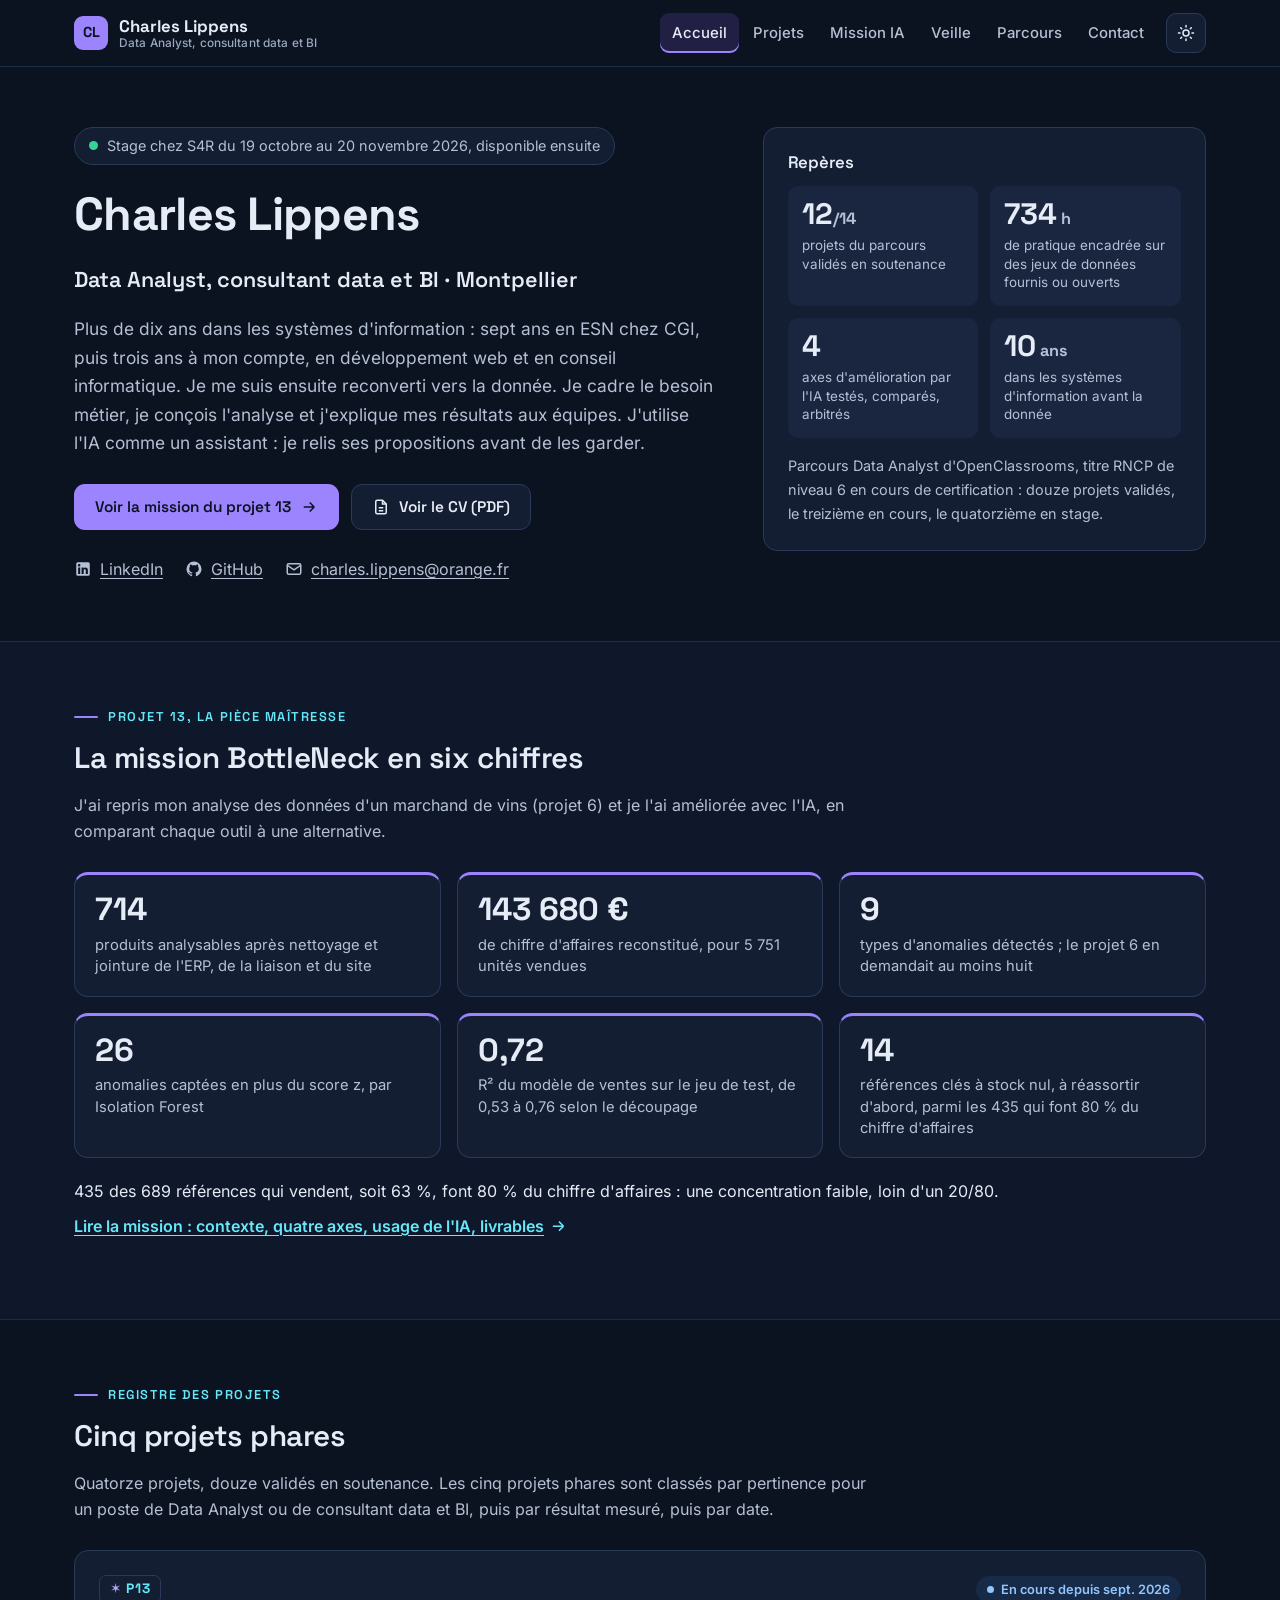
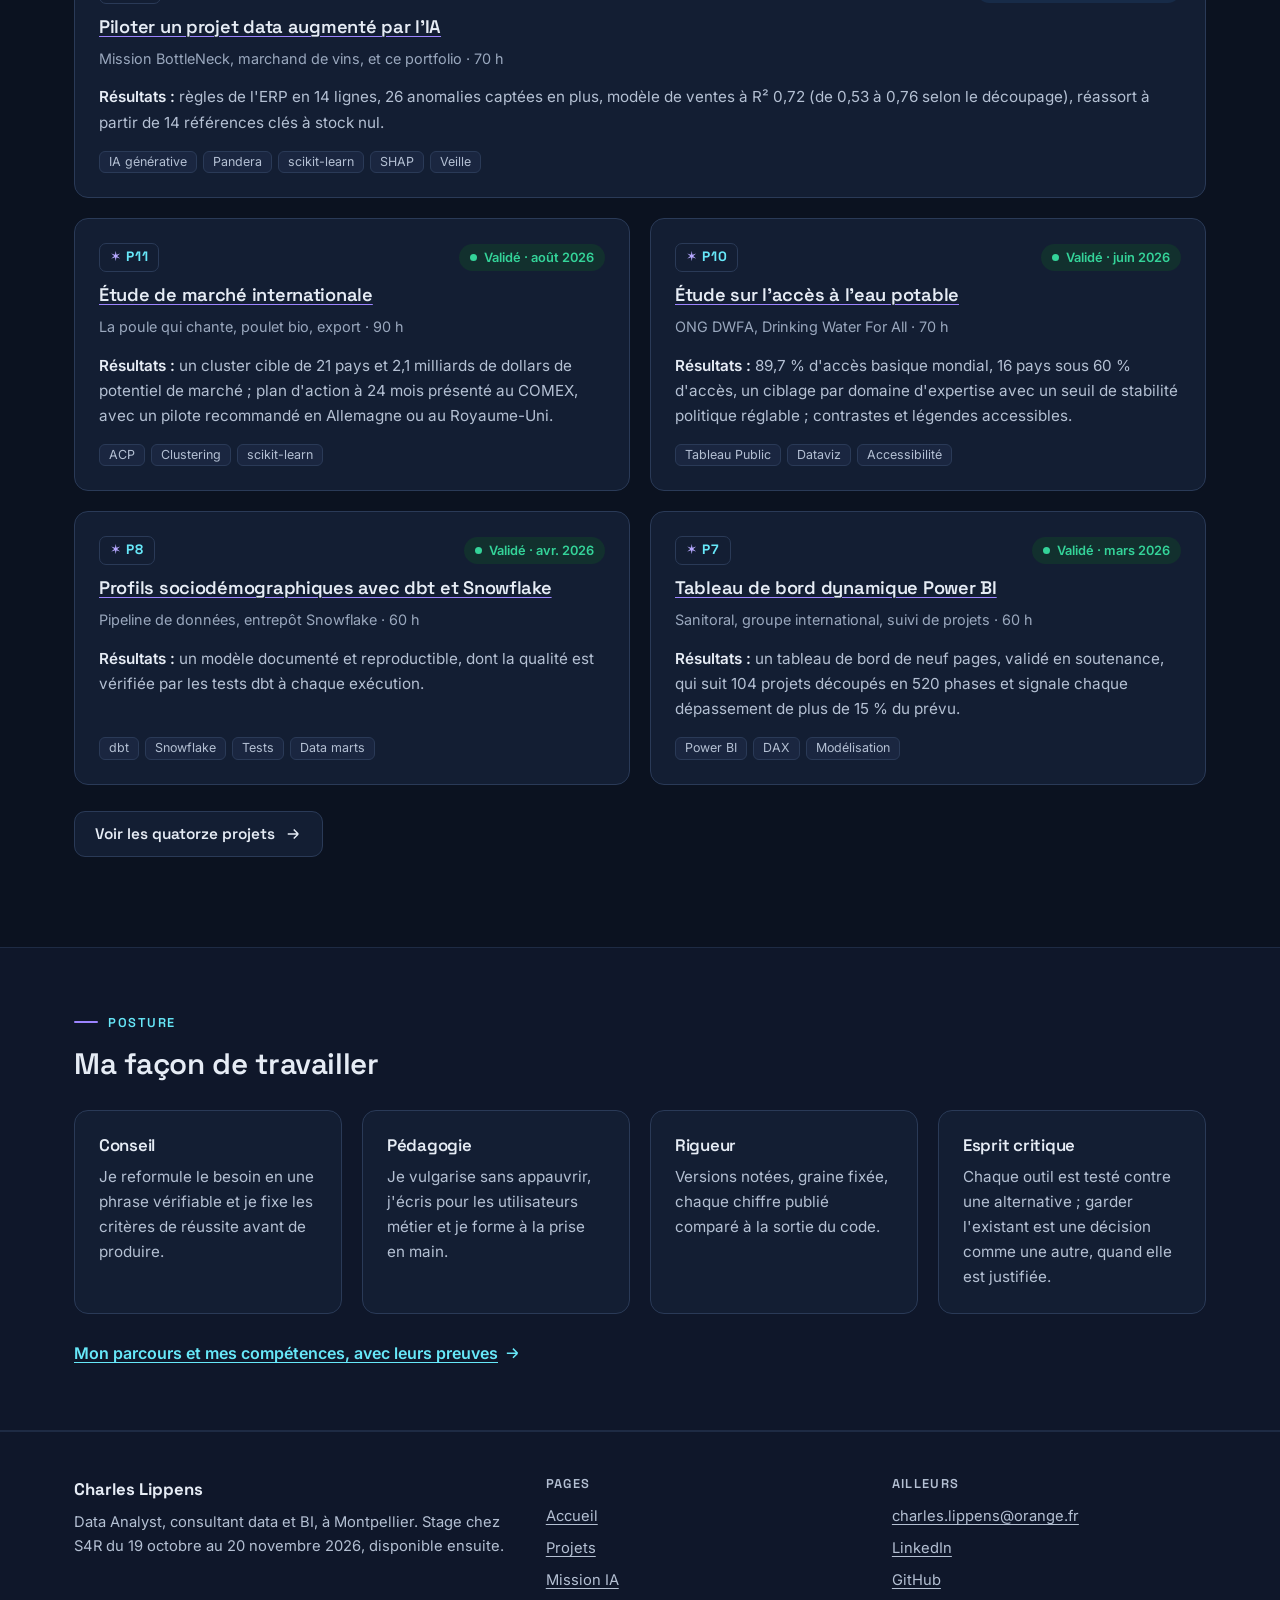
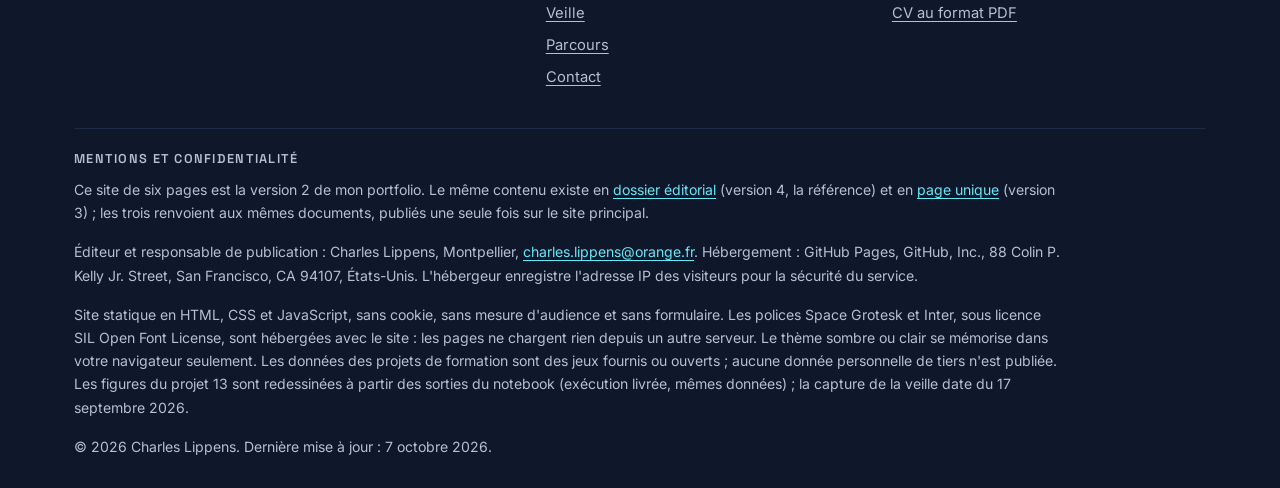
<file: index.html>
<!DOCTYPE html>
<html lang="fr">
<head>
  <meta charset="UTF-8">
  <meta name="viewport" content="width=device-width, initial-scale=1">
  <title>Charles Lippens, Data Analyst, portfolio</title>
  <meta name="description" content="Charles Lippens, Data Analyst à Montpellier : la mission du projet 13 améliorée avec l'IA, cinq projets phares, la veille et le parcours, sur un site de six pages.">
  <meta name="author" content="Charles Lippens">
  <meta name="theme-color" content="#0B1220">
  <link rel="canonical" href="https://charleslippensdata.github.io/portfolio-v2/">
  <meta property="og:type" content="website">
  <meta property="og:site_name" content="Charles Lippens, Data Analyst">
  <meta property="og:locale" content="fr_FR">
  <meta property="og:title" content="Charles Lippens, Data Analyst, portfolio">
  <meta property="og:description" content="Charles Lippens, Data Analyst à Montpellier : la mission du projet 13 améliorée avec l'IA, cinq projets phares, la veille et le parcours, sur un site de six pages.">
  <meta property="og:url" content="https://charleslippensdata.github.io/portfolio-v2/">
  <meta property="og:image" content="https://charleslippensdata.github.io/assets/img/og-image.png">
  <meta property="og:image:width" content="1200">
  <meta property="og:image:height" content="630">
  <meta property="og:image:alt" content="Charles Lippens, Data Analyst">
  <meta name="twitter:card" content="summary_large_image">
  <link rel="icon" href="assets/img/favicon-192.png" type="image/png" sizes="192x192">
  <link rel="apple-touch-icon" href="assets/img/favicon-192.png">
  <link rel="preload" href="assets/fonts/inter-latin-wght-normal.woff2" as="font" type="font/woff2" crossorigin>
  <link rel="preload" href="assets/fonts/space-grotesk-latin-700-normal.woff2" as="font" type="font/woff2" crossorigin>
  <script>(function(){var t="dark";try{var s=localStorage.getItem("pf-v2-theme");if(s==="dark"||s==="light"){t=s;}}catch(e){}document.documentElement.setAttribute("data-theme",t);})();</script>
  <link rel="stylesheet" href="assets/style.css">
  <script src="assets/app.js" defer></script>
</head>
<body>
<a class="saut" href="#contenu">Aller au contenu</a>
<header class="entete">
  <div class="entete-inner">
    <a class="marque" href="index.html"><span class="logo" aria-hidden="true">CL</span><span class="marque-texte">Charles Lippens<small>Data Analyst, consultant data et BI</small></span></a>
    <button class="bouton-icone burger" id="burger" type="button" aria-expanded="false" aria-controls="menu"><span class="burger-barres" aria-hidden="true"><span></span><span></span><span></span></span><span class="vh">Menu</span></button>
    <nav class="nav" aria-label="Navigation principale">
      <ul class="menu" id="menu">
        <li><a href="index.html" aria-current="page">Accueil</a></li>
        <li><a href="projets.html">Projets</a></li>
        <li><a href="mission-ia.html">Mission IA</a></li>
        <li><a href="veille.html">Veille</a></li>
        <li><a href="parcours.html">Parcours</a></li>
        <li><a href="contact.html">Contact</a></li>
      </ul>
    </nav>
    <button class="bouton-icone theme-toggle" type="button" aria-pressed="true" title="Thème sombre ou clair"><svg class="ico-lune" viewBox="0 0 24 24" fill="none" stroke="currentColor" stroke-width="2" stroke-linecap="round" stroke-linejoin="round" aria-hidden="true"><path d="M21 12.8A9 9 0 1 1 11.2 3a7 7 0 0 0 9.8 9.8z"/></svg><svg class="ico-soleil" viewBox="0 0 24 24" fill="none" stroke="currentColor" stroke-width="2" stroke-linecap="round" aria-hidden="true"><circle cx="12" cy="12" r="4"/><path d="M12 2v2M12 20v2M4.9 4.9l1.4 1.4M17.7 17.7l1.4 1.4M2 12h2M20 12h2M4.9 19.1l1.4-1.4M17.7 6.3l1.4-1.4"/></svg><span class="vh">Thème sombre</span></button>
  </div>
</header>

<main id="contenu" tabindex="-1">
  <section class="hero" aria-labelledby="nom">
    <div class="conteneur hero-grille">
      <div class="hero-texte">
        <p class="statut"><span class="point-ok" aria-hidden="true"></span>Stage chez S4R du 19 octobre au 20 novembre 2026, disponible ensuite</p>
        <h1 id="nom">Charles Lippens</h1>
        <p class="metier">Data Analyst, consultant data et BI · Montpellier</p>
        <p class="pitch">Plus de dix ans dans les systèmes d'information : sept ans en ESN chez CGI, puis trois ans à mon compte, en développement web et en conseil informatique. Je me suis ensuite reconverti vers la donnée. Je cadre le besoin métier, je conçois l'analyse et j'explique mes résultats aux équipes. J'utilise l'IA comme un assistant : je relis ses propositions avant de les garder.</p>
        <div class="actions">
          <a class="btn btn-plein" href="mission-ia.html">Voir la mission du projet 13<svg viewBox="0 0 24 24" fill="none" stroke="currentColor" stroke-width="2" aria-hidden="true"><path d="M5 12h14m0 0-6-6m6 6-6 6"/></svg></a>
          <a class="btn btn-contour" href="https://charleslippensdata.github.io/livrables/CV_Charles_Lippens.pdf" target="_blank" rel="noopener"><svg viewBox="0 0 24 24" fill="none" stroke="currentColor" stroke-width="2" aria-hidden="true"><path d="M14 3H7a2 2 0 0 0-2 2v14a2 2 0 0 0 2 2h10a2 2 0 0 0 2-2V8z"/><path d="M14 3v5h5M9 13h6M9 17h6"/></svg>Voir le CV (PDF)<span class="vh"> (nouvel onglet)</span></a>
        </div>
        <ul class="liens-hero">
          <li><a href="https://www.linkedin.com/in/charleslippens/" target="_blank" rel="noopener"><svg viewBox="0 0 24 24" fill="currentColor" aria-hidden="true"><path d="M19 3a2 2 0 0 1 2 2v14a2 2 0 0 1-2 2H5a2 2 0 0 1-2-2V5a2 2 0 0 1 2-2h14m-.5 15.5v-5.3a3.26 3.26 0 0 0-3.26-3.26c-.85 0-1.84.52-2.32 1.3v-1.11h-2.79v8.37h2.79v-4.93c0-.77.62-1.4 1.39-1.4a1.4 1.4 0 0 1 1.4 1.4v4.93h2.79M6.88 8.56a1.68 1.68 0 0 0 1.68-1.68c0-.93-.75-1.69-1.68-1.69a1.69 1.69 0 0 0-1.69 1.69c0 .93.76 1.68 1.69 1.68m1.39 9.94v-8.37H5.5v8.37h2.77z"/></svg>LinkedIn<span class="vh"> (nouvel onglet)</span></a></li>
          <li><a href="https://github.com/CharlesLippensData" target="_blank" rel="noopener"><svg viewBox="0 0 24 24" fill="currentColor" aria-hidden="true"><path d="M12 2A10 10 0 0 0 2 12c0 4.42 2.87 8.17 6.84 9.5.5.08.66-.23.66-.5v-1.69c-2.77.6-3.36-1.34-3.36-1.34-.46-1.16-1.11-1.47-1.11-1.47-.91-.62.07-.6.07-.6 1 .07 1.53 1.03 1.53 1.03.87 1.52 2.34 1.07 2.91.83.09-.65.35-1.09.63-1.34-2.22-.25-4.55-1.11-4.55-4.92 0-1.11.38-2 1.03-2.71-.1-.25-.45-1.29.1-2.64 0 0 .84-.27 2.75 1.02.79-.22 1.65-.33 2.5-.33.85 0 1.71.11 2.5.33 1.91-1.29 2.75-1.02 2.75-1.02.55 1.35.2 2.39.1 2.64.65.71 1.03 1.6 1.03 2.71 0 3.82-2.34 4.66-4.57 4.91.36.31.69.92.69 1.85V21c0 .27.16.59.67.5C19.14 20.16 22 16.42 22 12A10 10 0 0 0 12 2z"/></svg>GitHub<span class="vh"> (nouvel onglet)</span></a></li>
          <li><a href="mailto:charles.lippens@orange.fr"><svg viewBox="0 0 24 24" fill="none" stroke="currentColor" stroke-width="2" aria-hidden="true"><rect x="3" y="5" width="18" height="14" rx="2"/><path d="m3 7 9 6 9-6"/></svg>charles.lippens@orange.fr</a></li>
        </ul>
      </div>
      <aside class="carte reperes" aria-labelledby="reperes-titre">
        <h2 id="reperes-titre">Repères</h2>
        <dl class="mini-kpis">
          <div><dt>projets du parcours validés en soutenance</dt><dd>12<small>/14</small></dd></div>
          <div><dt>de pratique encadrée sur des jeux de données fournis ou ouverts</dt><dd>734<small> h</small></dd></div>
          <div><dt>axes d'amélioration par l'IA testés, comparés, arbitrés</dt><dd>4</dd></div>
          <div><dt>dans les systèmes d'information avant la donnée</dt><dd>10<small> ans</small></dd></div>
        </dl>
        <p class="reperes-note">Parcours Data Analyst d'OpenClassrooms, titre RNCP de niveau 6 en cours de certification : douze projets validés, le treizième en cours, le quatorzième en stage.</p>
      </aside>
    </div>
  </section>

  <section class="section section--alt" aria-labelledby="chiffres-titre">
    <div class="conteneur">
      <div class="section-tete">
        <p class="eyebrow">Projet 13, la pièce maîtresse</p>
        <h2 id="chiffres-titre">La mission BottleNeck en six chiffres</h2>
        <p>J'ai repris mon analyse des données d'un marchand de vins (projet 6) et je l'ai améliorée avec l'IA, en comparant chaque outil à une alternative.</p>
      </div>
      <dl class="chiffres">
        <div class="chiffre"><dt>produits analysables après nettoyage et jointure de l'ERP, de la liaison et du site</dt><dd>714</dd></div>
        <div class="chiffre"><dt>de chiffre d'affaires reconstitué, pour 5 751 unités vendues</dt><dd>143 680 €</dd></div>
        <div class="chiffre"><dt>types d'anomalies détectés ; le projet 6 en demandait au moins huit</dt><dd>9</dd></div>
        <div class="chiffre"><dt>anomalies captées en plus du score z, par Isolation Forest</dt><dd>26</dd></div>
        <div class="chiffre"><dt>R² du modèle de ventes sur le jeu de test, de 0,53 à 0,76 selon le découpage</dt><dd>0,72</dd></div>
        <div class="chiffre"><dt>références clés à stock nul, à réassortir d'abord, parmi les 435 qui font 80 % du chiffre d'affaires</dt><dd>14</dd></div>
      </dl>
      <p class="note-chiffres">435 des 689 références qui vendent, soit 63 %, font 80 % du chiffre d'affaires : une concentration faible, loin d'un 20/80.</p>
      <p><a class="lien-fort" href="mission-ia.html">Lire la mission : contexte, quatre axes, usage de l'IA, <span class="insec">livrables<svg viewBox="0 0 24 24" fill="none" stroke="currentColor" stroke-width="2" aria-hidden="true"><path d="M5 12h14m0 0-6-6m6 6-6 6"/></svg></span></a></p>
    </div>
  </section>

  <section class="section" aria-labelledby="phares-titre">
    <div class="conteneur">
      <div class="section-tete">
        <p class="eyebrow">Registre des projets</p>
        <h2 id="phares-titre">Cinq projets phares</h2>
        <p>Quatorze projets, douze validés en soutenance. Les cinq projets phares sont classés par pertinence pour un poste de Data Analyst ou de consultant data et BI, puis par résultat mesuré, puis par date.</p>
      </div>
      <div class="grille grille-phares">
        <article class="carte phare" aria-labelledby="phare-p13">
          <div class="projet-tete"><span class="projet-code"><span class="etoile" aria-hidden="true">✶</span> P13<span class="vh">, projet phare</span></span><span class="etat etat-cours">En cours depuis sept. 2026</span></div>
          <h3 id="phare-p13"><a href="projets.html#p13">Piloter un projet data augmenté par l'IA</a></h3>
          <p class="client">Mission BottleNeck, marchand de vins, et ce portfolio · 70 h</p>
          <p class="phare-resultat"><strong>Résultats :</strong> règles de l'ERP en 14 lignes, 26 anomalies captées en plus, modèle de ventes à R² 0,72 (de 0,53 à 0,76 selon le découpage), réassort à partir de 14 références clés à stock nul.</p>
          <ul class="tags" aria-label="Outils et thèmes"><li>IA générative</li><li>Pandera</li><li>scikit-learn</li><li>SHAP</li><li>Veille</li></ul>
        </article>
        <article class="carte phare" aria-labelledby="phare-p11">
          <div class="projet-tete"><span class="projet-code"><span class="etoile" aria-hidden="true">✶</span> P11<span class="vh">, projet phare</span></span><span class="etat etat-valide">Validé · août 2026</span></div>
          <h3 id="phare-p11"><a href="projets.html#p11">Étude de marché internationale</a></h3>
          <p class="client">La poule qui chante, poulet bio, export · 90 h</p>
          <p class="phare-resultat"><strong>Résultats :</strong> un cluster cible de 21 pays et 2,1 milliards de dollars de potentiel de marché ; plan d'action à 24 mois présenté au COMEX, avec un pilote recommandé en Allemagne ou au Royaume-Uni.</p>
          <ul class="tags" aria-label="Outils et thèmes"><li>ACP</li><li>Clustering</li><li>scikit-learn</li></ul>
        </article>
        <article class="carte phare" aria-labelledby="phare-p10">
          <div class="projet-tete"><span class="projet-code"><span class="etoile" aria-hidden="true">✶</span> P10<span class="vh">, projet phare</span></span><span class="etat etat-valide">Validé · juin 2026</span></div>
          <h3 id="phare-p10"><a href="projets.html#p10">Étude sur l'accès à l'eau potable</a></h3>
          <p class="client">ONG DWFA, Drinking Water For All · 70 h</p>
          <p class="phare-resultat"><strong>Résultats :</strong> 89,7 % d'accès basique mondial, 16 pays sous 60 % d'accès, un ciblage par domaine d'expertise avec un seuil de stabilité politique réglable ; contrastes et légendes accessibles.</p>
          <ul class="tags" aria-label="Outils et thèmes"><li>Tableau Public</li><li>Dataviz</li><li>Accessibilité</li></ul>
        </article>
        <article class="carte phare" aria-labelledby="phare-p8">
          <div class="projet-tete"><span class="projet-code"><span class="etoile" aria-hidden="true">✶</span> P8<span class="vh">, projet phare</span></span><span class="etat etat-valide">Validé · avr. 2026</span></div>
          <h3 id="phare-p8"><a href="projets.html#p8">Profils sociodémographiques avec dbt et Snowflake</a></h3>
          <p class="client">Pipeline de données, entrepôt Snowflake · 60 h</p>
          <p class="phare-resultat"><strong>Résultats :</strong> un modèle documenté et reproductible, dont la qualité est vérifiée par les tests dbt à chaque exécution.</p>
          <ul class="tags" aria-label="Outils et thèmes"><li>dbt</li><li>Snowflake</li><li>Tests</li><li>Data marts</li></ul>
        </article>
        <article class="carte phare" aria-labelledby="phare-p7">
          <div class="projet-tete"><span class="projet-code"><span class="etoile" aria-hidden="true">✶</span> P7<span class="vh">, projet phare</span></span><span class="etat etat-valide">Validé · mars 2026</span></div>
          <h3 id="phare-p7"><a href="projets.html#p7">Tableau de bord dynamique Power BI</a></h3>
          <p class="client">Sanitoral, groupe international, suivi de projets · 60 h</p>
          <p class="phare-resultat"><strong>Résultats :</strong> un tableau de bord de neuf pages, validé en soutenance, qui suit 104 projets découpés en 520 phases et signale chaque dépassement de plus de 15 % du prévu.</p>
          <ul class="tags" aria-label="Outils et thèmes"><li>Power BI</li><li>DAX</li><li>Modélisation</li></ul>
        </article>
      </div>
      <div class="actions"><a class="btn btn-contour" href="projets.html">Voir les quatorze projets<svg viewBox="0 0 24 24" fill="none" stroke="currentColor" stroke-width="2" aria-hidden="true"><path d="M5 12h14m0 0-6-6m6 6-6 6"/></svg></a></div>
    </div>
  </section>

  <section class="section section--alt" aria-labelledby="posture-titre">
    <div class="conteneur">
      <div class="section-tete">
        <p class="eyebrow">Posture</p>
        <h2 id="posture-titre">Ma façon de travailler</h2>
      </div>
      <ul class="grille grille-4 liste-nue">
        <li class="carte posture"><h3>Conseil</h3><p>Je reformule le besoin en une phrase vérifiable et je fixe les critères de réussite avant de produire.</p></li>
        <li class="carte posture"><h3>Pédagogie</h3><p>Je vulgarise sans appauvrir, j'écris pour les utilisateurs métier et je forme à la prise en main.</p></li>
        <li class="carte posture"><h3>Rigueur</h3><p>Versions notées, graine fixée, chaque chiffre publié comparé à la sortie du code.</p></li>
        <li class="carte posture"><h3>Esprit critique</h3><p>Chaque outil est testé contre une alternative ; garder l'existant est une décision comme une autre, quand elle est justifiée.</p></li>
      </ul>
      <p class="suite"><a class="lien-fort" href="parcours.html">Mon parcours et mes compétences, avec leurs <span class="insec">preuves<svg viewBox="0 0 24 24" fill="none" stroke="currentColor" stroke-width="2" aria-hidden="true"><path d="M5 12h14m0 0-6-6m6 6-6 6"/></svg></span></a></p>
    </div>
  </section>
</main>

<footer class="pied">
  <div class="conteneur">
    <div class="pied-grille">
      <div class="pied-marque">
        <p class="pied-nom">Charles Lippens</p>
        <p>Data Analyst, consultant data et BI, à Montpellier. Stage chez S4R du 19 octobre au 20 novembre 2026, disponible ensuite.</p>
      </div>
      <nav class="pied-bloc" aria-label="Pages du site">
        <h2>Pages</h2>
        <ul>
          <li><a href="index.html">Accueil</a></li>
          <li><a href="projets.html">Projets</a></li>
          <li><a href="mission-ia.html">Mission IA</a></li>
          <li><a href="veille.html">Veille</a></li>
          <li><a href="parcours.html">Parcours</a></li>
          <li><a href="contact.html">Contact</a></li>
        </ul>
      </nav>
      <div class="pied-bloc">
        <h2>Ailleurs</h2>
        <ul>
          <li><a href="mailto:charles.lippens@orange.fr">charles.lippens@orange.fr</a></li>
          <li><a href="https://www.linkedin.com/in/charleslippens/" target="_blank" rel="noopener">LinkedIn<span class="vh"> (nouvel onglet)</span></a></li>
          <li><a href="https://github.com/CharlesLippensData" target="_blank" rel="noopener">GitHub<span class="vh"> (nouvel onglet)</span></a></li>
          <li><a href="https://charleslippensdata.github.io/livrables/CV_Charles_Lippens.pdf" target="_blank" rel="noopener">CV au format PDF<span class="vh"> (nouvel onglet)</span></a></li>
        </ul>
      </div>
    </div>
    <div class="mentions">
      <h2>Mentions et confidentialité</h2>
      <p>Ce site de six pages est la version 2 de mon portfolio. Le même contenu existe en <a href="https://charleslippensdata.github.io/">dossier éditorial</a> (version 4, la référence) et en <a href="https://charleslippensdata.github.io/portfolio-v3/">page unique</a> (version 3) ; les trois renvoient aux mêmes documents, publiés une seule fois sur le site principal.</p>
      <p>Éditeur et responsable de publication : Charles Lippens, Montpellier, <a href="mailto:charles.lippens@orange.fr">charles.lippens@orange.fr</a>. Hébergement : GitHub Pages, GitHub, Inc., 88 Colin P. Kelly Jr. Street, San Francisco, CA 94107, États-Unis. L'hébergeur enregistre l'adresse IP des visiteurs pour la sécurité du service.</p>
      <p>Site statique en HTML, CSS et JavaScript, sans cookie, sans mesure d'audience et sans formulaire. Les polices Space Grotesk et Inter, sous licence SIL Open Font License, sont hébergées avec le site : les pages ne chargent rien depuis un autre serveur. Le thème sombre ou clair se mémorise dans votre navigateur seulement. Les données des projets de formation sont des jeux fournis ou ouverts ; aucune donnée personnelle de tiers n'est publiée. Les figures du projet 13 sont redessinées à partir des sorties du notebook (exécution livrée, mêmes données) ; la capture de la veille date du 17 septembre 2026.</p>
      <p>© 2026 Charles Lippens. Dernière mise à jour : 7 octobre 2026.</p>
    </div>
  </div>
</footer>
</body>
</html>
</file>
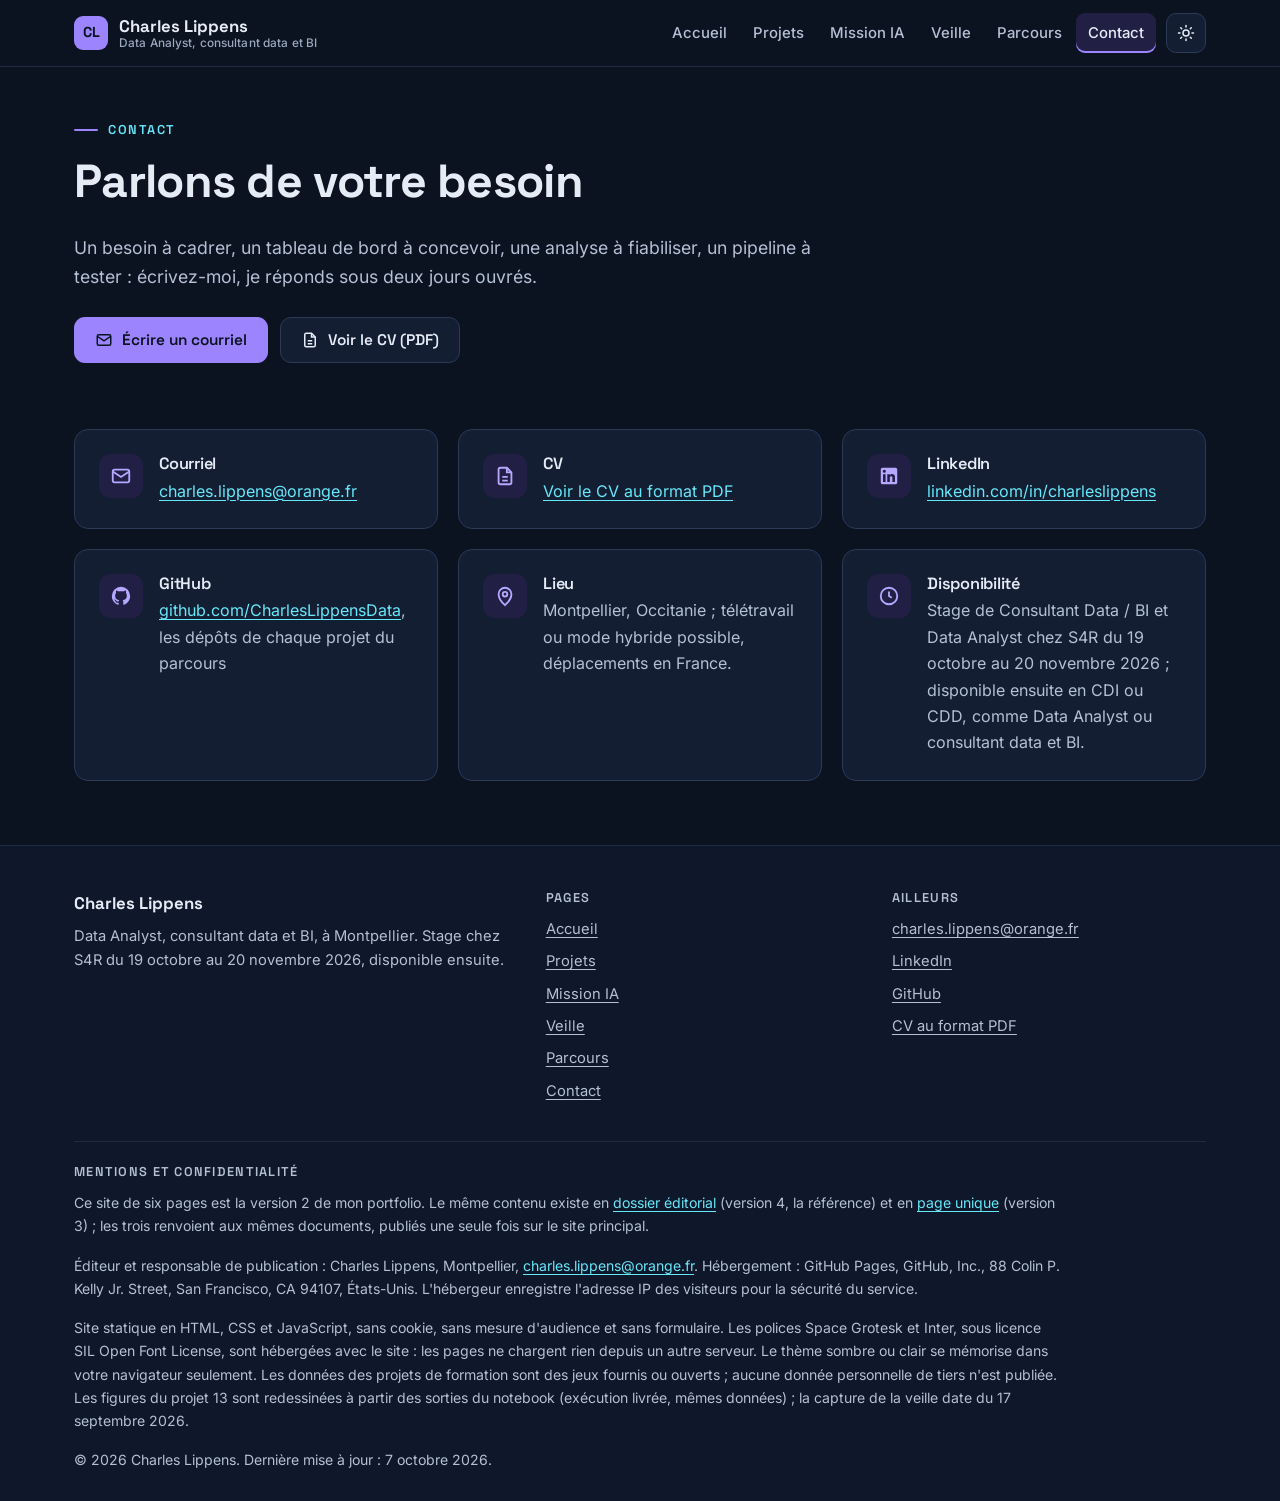
<file: contact.html>
<!DOCTYPE html>
<html lang="fr">
<head>
  <meta charset="UTF-8">
  <meta name="viewport" content="width=device-width, initial-scale=1">
  <title>Contact, Charles Lippens, Data Analyst</title>
  <meta name="description" content="Contacter Charles Lippens, Data Analyst à Montpellier : courriel, CV, LinkedIn et GitHub. Stage chez S4R du 19 octobre au 20 novembre 2026, disponible ensuite.">
  <meta name="author" content="Charles Lippens">
  <meta name="theme-color" content="#0B1220">
  <link rel="canonical" href="https://charleslippensdata.github.io/portfolio-v2/contact.html">
  <meta property="og:type" content="website">
  <meta property="og:site_name" content="Charles Lippens, Data Analyst">
  <meta property="og:locale" content="fr_FR">
  <meta property="og:title" content="Contact, Charles Lippens, Data Analyst">
  <meta property="og:description" content="Contacter Charles Lippens, Data Analyst à Montpellier : courriel, CV, LinkedIn et GitHub. Stage chez S4R du 19 octobre au 20 novembre 2026, disponible ensuite.">
  <meta property="og:url" content="https://charleslippensdata.github.io/portfolio-v2/contact.html">
  <meta property="og:image" content="https://charleslippensdata.github.io/assets/img/og-image.png">
  <meta property="og:image:width" content="1200">
  <meta property="og:image:height" content="630">
  <meta property="og:image:alt" content="Charles Lippens, Data Analyst">
  <meta name="twitter:card" content="summary_large_image">
  <link rel="icon" href="assets/img/favicon-192.png" type="image/png" sizes="192x192">
  <link rel="apple-touch-icon" href="assets/img/favicon-192.png">
  <link rel="preload" href="assets/fonts/inter-latin-wght-normal.woff2" as="font" type="font/woff2" crossorigin>
  <link rel="preload" href="assets/fonts/space-grotesk-latin-700-normal.woff2" as="font" type="font/woff2" crossorigin>
  <script>(function(){var t="dark";try{var s=localStorage.getItem("pf-v2-theme");if(s==="dark"||s==="light"){t=s;}}catch(e){}document.documentElement.setAttribute("data-theme",t);})();</script>
  <link rel="stylesheet" href="assets/style.css">
  <script src="assets/app.js" defer></script>
</head>
<body>
<a class="saut" href="#contenu">Aller au contenu</a>
<header class="entete">
  <div class="entete-inner">
    <a class="marque" href="index.html"><span class="logo" aria-hidden="true">CL</span><span class="marque-texte">Charles Lippens<small>Data Analyst, consultant data et BI</small></span></a>
    <button class="bouton-icone burger" id="burger" type="button" aria-expanded="false" aria-controls="menu"><span class="burger-barres" aria-hidden="true"><span></span><span></span><span></span></span><span class="vh">Menu</span></button>
    <nav class="nav" aria-label="Navigation principale">
      <ul class="menu" id="menu">
        <li><a href="index.html">Accueil</a></li>
        <li><a href="projets.html">Projets</a></li>
        <li><a href="mission-ia.html">Mission IA</a></li>
        <li><a href="veille.html">Veille</a></li>
        <li><a href="parcours.html">Parcours</a></li>
        <li><a href="contact.html" aria-current="page">Contact</a></li>
      </ul>
    </nav>
    <button class="bouton-icone theme-toggle" type="button" aria-pressed="true" title="Thème sombre ou clair"><svg class="ico-lune" viewBox="0 0 24 24" fill="none" stroke="currentColor" stroke-width="2" stroke-linecap="round" stroke-linejoin="round" aria-hidden="true"><path d="M21 12.8A9 9 0 1 1 11.2 3a7 7 0 0 0 9.8 9.8z"/></svg><svg class="ico-soleil" viewBox="0 0 24 24" fill="none" stroke="currentColor" stroke-width="2" stroke-linecap="round" aria-hidden="true"><circle cx="12" cy="12" r="4"/><path d="M12 2v2M12 20v2M4.9 4.9l1.4 1.4M17.7 17.7l1.4 1.4M2 12h2M20 12h2M4.9 19.1l1.4-1.4M17.7 6.3l1.4-1.4"/></svg><span class="vh">Thème sombre</span></button>
  </div>
</header>

<main id="contenu" tabindex="-1">
  <div class="tete-page">
    <div class="conteneur">
      <p class="eyebrow">Contact</p>
      <h1>Parlons de votre besoin</h1>
      <p class="lead">Un besoin à cadrer, un tableau de bord à concevoir, une analyse à fiabiliser, un pipeline à tester : écrivez-moi, je réponds sous deux jours ouvrés.</p>
      <div class="actions">
        <a class="btn btn-plein" href="mailto:charles.lippens@orange.fr?subject=Prise%20de%20contact%20depuis%20votre%20portfolio"><svg viewBox="0 0 24 24" fill="none" stroke="currentColor" stroke-width="2" aria-hidden="true"><rect x="3" y="5" width="18" height="14" rx="2"/><path d="m3 7 9 6 9-6"/></svg>Écrire un courriel</a>
        <a class="btn btn-contour" href="https://charleslippensdata.github.io/livrables/CV_Charles_Lippens.pdf" target="_blank" rel="noopener"><svg viewBox="0 0 24 24" fill="none" stroke="currentColor" stroke-width="2" aria-hidden="true"><path d="M14 3H7a2 2 0 0 0-2 2v14a2 2 0 0 0 2 2h10a2 2 0 0 0 2-2V8z"/><path d="M14 3v5h5M9 13h6M9 17h6"/></svg>Voir le CV (PDF)<span class="vh"> (nouvel onglet)</span></a>
      </div>
    </div>
  </div>

  <section class="section section--serree" aria-label="Coordonnées">
    <div class="conteneur">
      <ul class="grille grille-3 liste-nue">
        <li class="carte contact-carte"><span class="ico-carte" aria-hidden="true"><svg viewBox="0 0 24 24" fill="none" stroke="currentColor" stroke-width="2" aria-hidden="true"><rect x="3" y="5" width="18" height="14" rx="2"/><path d="m3 7 9 6 9-6"/></svg></span><div><h2>Courriel</h2><p><a href="mailto:charles.lippens@orange.fr">charles.lippens@orange.fr</a></p></div></li>
        <li class="carte contact-carte"><span class="ico-carte" aria-hidden="true"><svg viewBox="0 0 24 24" fill="none" stroke="currentColor" stroke-width="2" aria-hidden="true"><path d="M14 3H7a2 2 0 0 0-2 2v14a2 2 0 0 0 2 2h10a2 2 0 0 0 2-2V8z"/><path d="M14 3v5h5M9 13h6M9 17h6"/></svg></span><div><h2>CV</h2><p><a href="https://charleslippensdata.github.io/livrables/CV_Charles_Lippens.pdf" target="_blank" rel="noopener">Voir le CV au format PDF<span class="vh"> (nouvel onglet)</span></a></p></div></li>
        <li class="carte contact-carte"><span class="ico-carte" aria-hidden="true"><svg viewBox="0 0 24 24" fill="currentColor" aria-hidden="true"><path d="M19 3a2 2 0 0 1 2 2v14a2 2 0 0 1-2 2H5a2 2 0 0 1-2-2V5a2 2 0 0 1 2-2h14m-.5 15.5v-5.3a3.26 3.26 0 0 0-3.26-3.26c-.85 0-1.84.52-2.32 1.3v-1.11h-2.79v8.37h2.79v-4.93c0-.77.62-1.4 1.39-1.4a1.4 1.4 0 0 1 1.4 1.4v4.93h2.79M6.88 8.56a1.68 1.68 0 0 0 1.68-1.68c0-.93-.75-1.69-1.68-1.69a1.69 1.69 0 0 0-1.69 1.69c0 .93.76 1.68 1.69 1.68m1.39 9.94v-8.37H5.5v8.37h2.77z"/></svg></span><div><h2>LinkedIn</h2><p><a href="https://www.linkedin.com/in/charleslippens/" target="_blank" rel="noopener">linkedin.com/in/charleslippens<span class="vh"> (nouvel onglet)</span></a></p></div></li>
        <li class="carte contact-carte"><span class="ico-carte" aria-hidden="true"><svg viewBox="0 0 24 24" fill="currentColor" aria-hidden="true"><path d="M12 2A10 10 0 0 0 2 12c0 4.42 2.87 8.17 6.84 9.5.5.08.66-.23.66-.5v-1.69c-2.77.6-3.36-1.34-3.36-1.34-.46-1.16-1.11-1.47-1.11-1.47-.91-.62.07-.6.07-.6 1 .07 1.53 1.03 1.53 1.03.87 1.52 2.34 1.07 2.91.83.09-.65.35-1.09.63-1.34-2.22-.25-4.55-1.11-4.55-4.92 0-1.11.38-2 1.03-2.71-.1-.25-.45-1.29.1-2.64 0 0 .84-.27 2.75 1.02.79-.22 1.65-.33 2.5-.33.85 0 1.71.11 2.5.33 1.91-1.29 2.75-1.02 2.75-1.02.55 1.35.2 2.39.1 2.64.65.71 1.03 1.6 1.03 2.71 0 3.82-2.34 4.66-4.57 4.91.36.31.69.92.69 1.85V21c0 .27.16.59.67.5C19.14 20.16 22 16.42 22 12A10 10 0 0 0 12 2z"/></svg></span><div><h2>GitHub</h2><p><a href="https://github.com/CharlesLippensData" target="_blank" rel="noopener">github.com/CharlesLippensData<span class="vh"> (nouvel onglet)</span></a>, les dépôts de chaque projet du parcours</p></div></li>
        <li class="carte contact-carte"><span class="ico-carte" aria-hidden="true"><svg viewBox="0 0 24 24" fill="none" stroke="currentColor" stroke-width="2" aria-hidden="true"><path d="M12 22s7-6.2 7-12a7 7 0 0 0-14 0c0 5.8 7 12 7 12z"/><circle cx="12" cy="10" r="2.5"/></svg></span><div><h2>Lieu</h2><p>Montpellier, Occitanie ; télétravail ou mode hybride possible, déplacements en France.</p></div></li>
        <li class="carte contact-carte"><span class="ico-carte" aria-hidden="true"><svg viewBox="0 0 24 24" fill="none" stroke="currentColor" stroke-width="2" aria-hidden="true"><circle cx="12" cy="12" r="9"/><path d="M12 7v5l3 2"/></svg></span><div><h2>Disponibilité</h2><p>Stage de Consultant Data / BI et Data Analyst chez S4R du 19 octobre au 20 novembre 2026 ; disponible ensuite en CDI ou CDD, comme Data Analyst ou consultant data et BI.</p></div></li>
      </ul>
    </div>
  </section>
</main>

<footer class="pied">
  <div class="conteneur">
    <div class="pied-grille">
      <div class="pied-marque">
        <p class="pied-nom">Charles Lippens</p>
        <p>Data Analyst, consultant data et BI, à Montpellier. Stage chez S4R du 19 octobre au 20 novembre 2026, disponible ensuite.</p>
      </div>
      <nav class="pied-bloc" aria-label="Pages du site">
        <h2>Pages</h2>
        <ul>
          <li><a href="index.html">Accueil</a></li>
          <li><a href="projets.html">Projets</a></li>
          <li><a href="mission-ia.html">Mission IA</a></li>
          <li><a href="veille.html">Veille</a></li>
          <li><a href="parcours.html">Parcours</a></li>
          <li><a href="contact.html">Contact</a></li>
        </ul>
      </nav>
      <div class="pied-bloc">
        <h2>Ailleurs</h2>
        <ul>
          <li><a href="mailto:charles.lippens@orange.fr">charles.lippens@orange.fr</a></li>
          <li><a href="https://www.linkedin.com/in/charleslippens/" target="_blank" rel="noopener">LinkedIn<span class="vh"> (nouvel onglet)</span></a></li>
          <li><a href="https://github.com/CharlesLippensData" target="_blank" rel="noopener">GitHub<span class="vh"> (nouvel onglet)</span></a></li>
          <li><a href="https://charleslippensdata.github.io/livrables/CV_Charles_Lippens.pdf" target="_blank" rel="noopener">CV au format PDF<span class="vh"> (nouvel onglet)</span></a></li>
        </ul>
      </div>
    </div>
    <div class="mentions">
      <h2>Mentions et confidentialité</h2>
      <p>Ce site de six pages est la version 2 de mon portfolio. Le même contenu existe en <a href="https://charleslippensdata.github.io/">dossier éditorial</a> (version 4, la référence) et en <a href="https://charleslippensdata.github.io/portfolio-v3/">page unique</a> (version 3) ; les trois renvoient aux mêmes documents, publiés une seule fois sur le site principal.</p>
      <p>Éditeur et responsable de publication : Charles Lippens, Montpellier, <a href="mailto:charles.lippens@orange.fr">charles.lippens@orange.fr</a>. Hébergement : GitHub Pages, GitHub, Inc., 88 Colin P. Kelly Jr. Street, San Francisco, CA 94107, États-Unis. L'hébergeur enregistre l'adresse IP des visiteurs pour la sécurité du service.</p>
      <p>Site statique en HTML, CSS et JavaScript, sans cookie, sans mesure d'audience et sans formulaire. Les polices Space Grotesk et Inter, sous licence SIL Open Font License, sont hébergées avec le site : les pages ne chargent rien depuis un autre serveur. Le thème sombre ou clair se mémorise dans votre navigateur seulement. Les données des projets de formation sont des jeux fournis ou ouverts ; aucune donnée personnelle de tiers n'est publiée. Les figures du projet 13 sont redessinées à partir des sorties du notebook (exécution livrée, mêmes données) ; la capture de la veille date du 17 septembre 2026.</p>
      <p>© 2026 Charles Lippens. Dernière mise à jour : 7 octobre 2026.</p>
    </div>
  </div>
</footer>
</body>
</html>
</file>
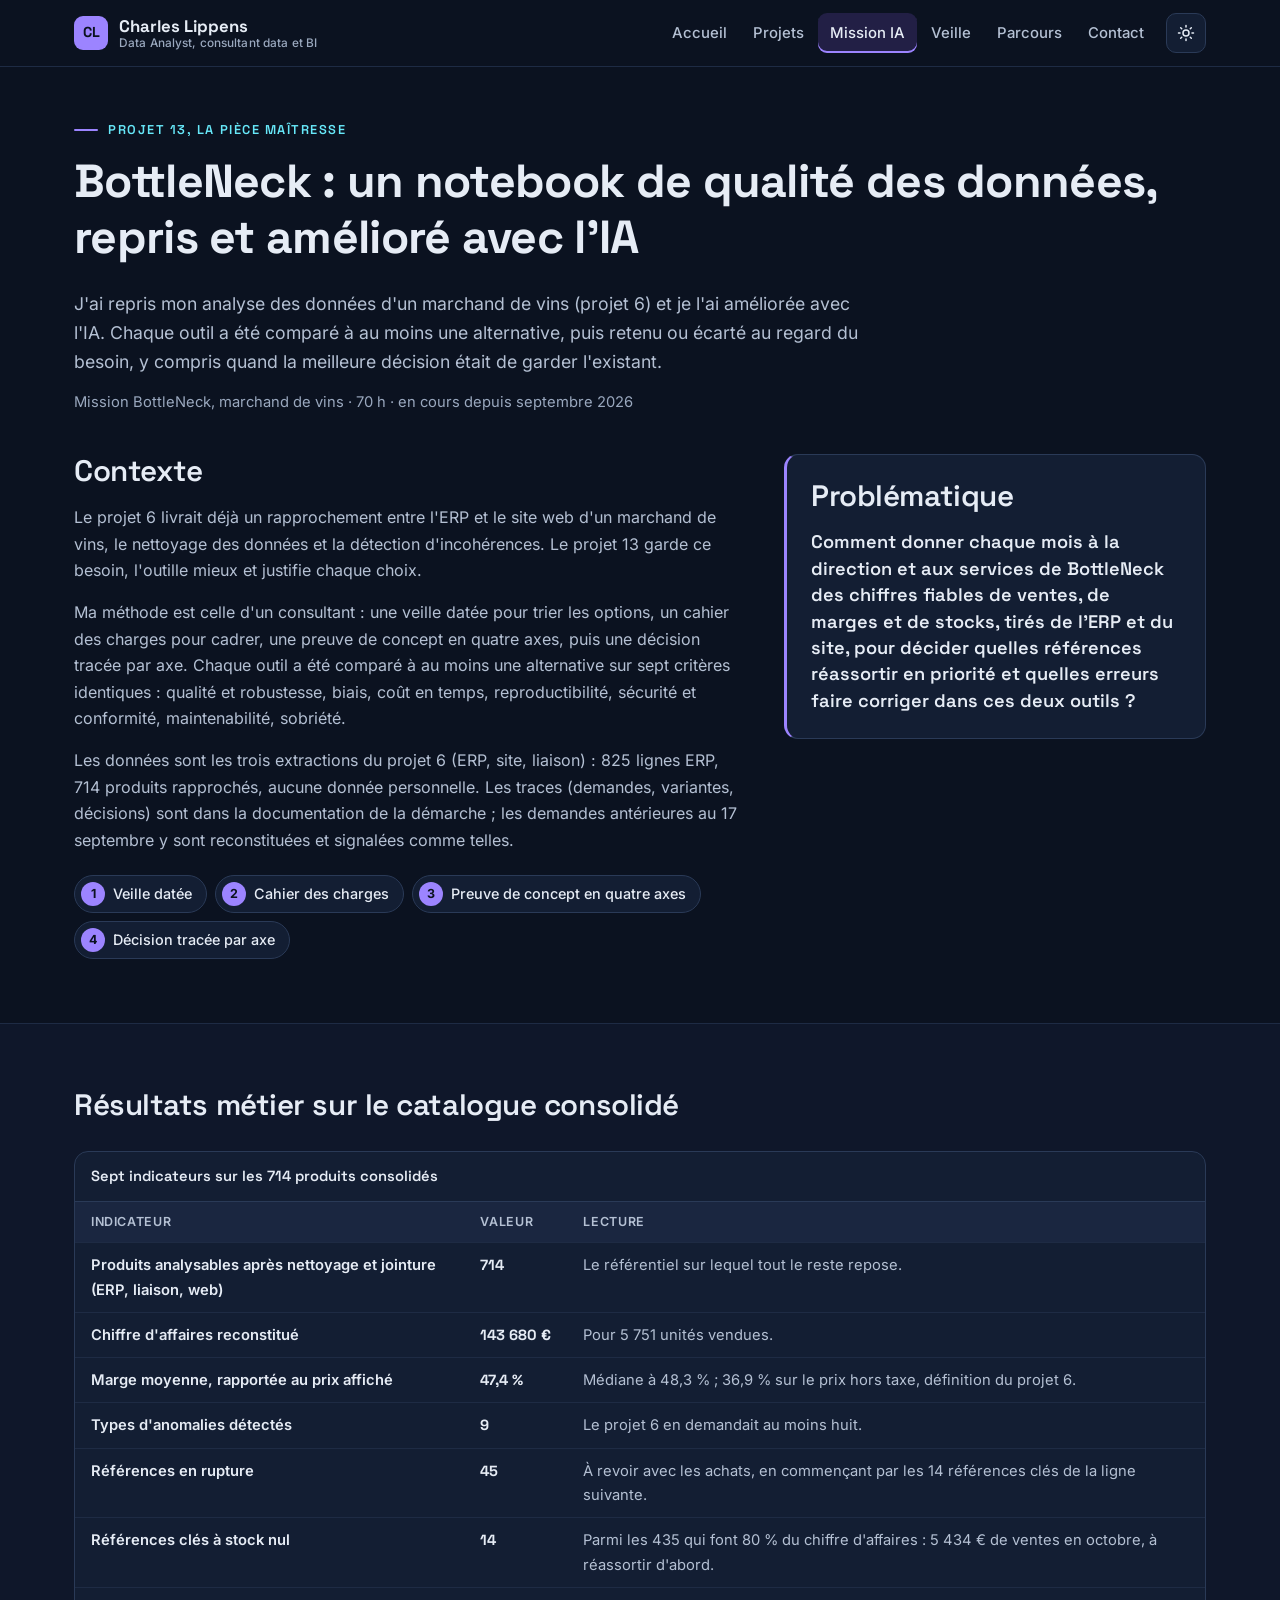
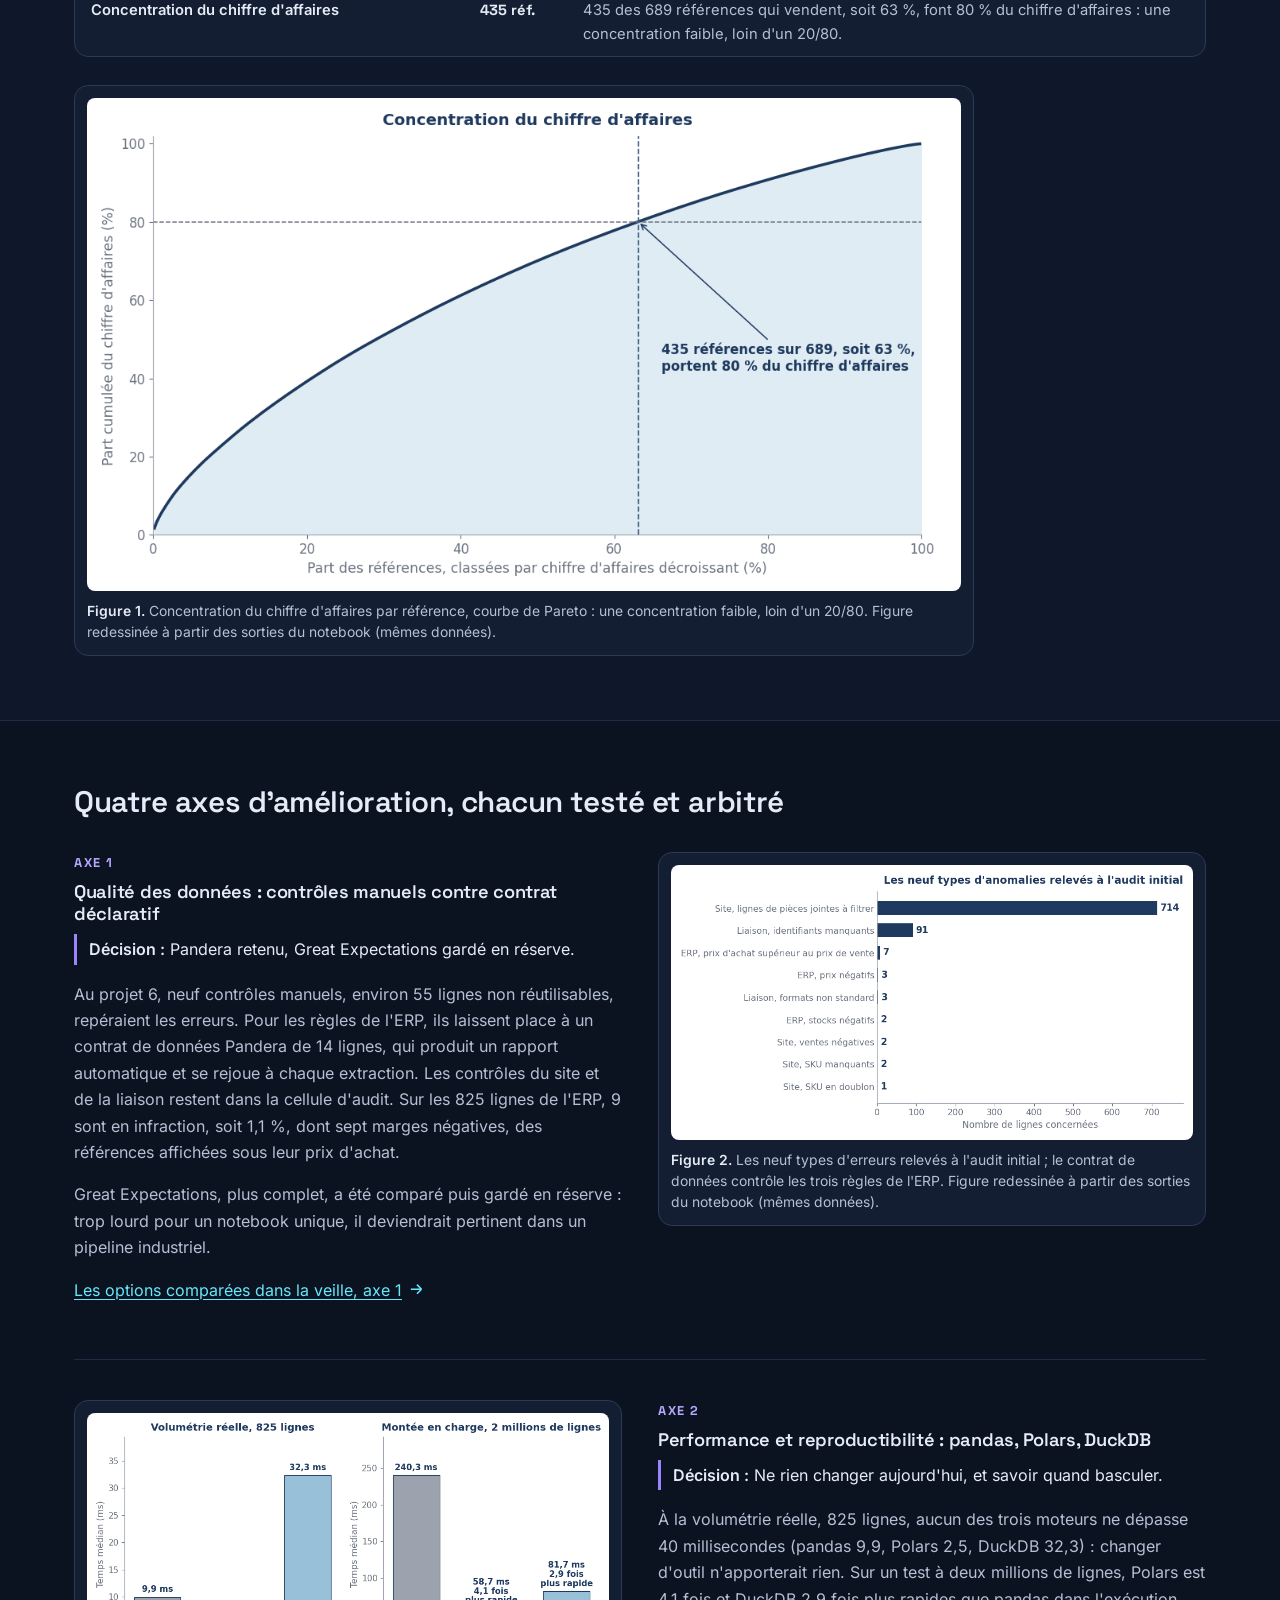
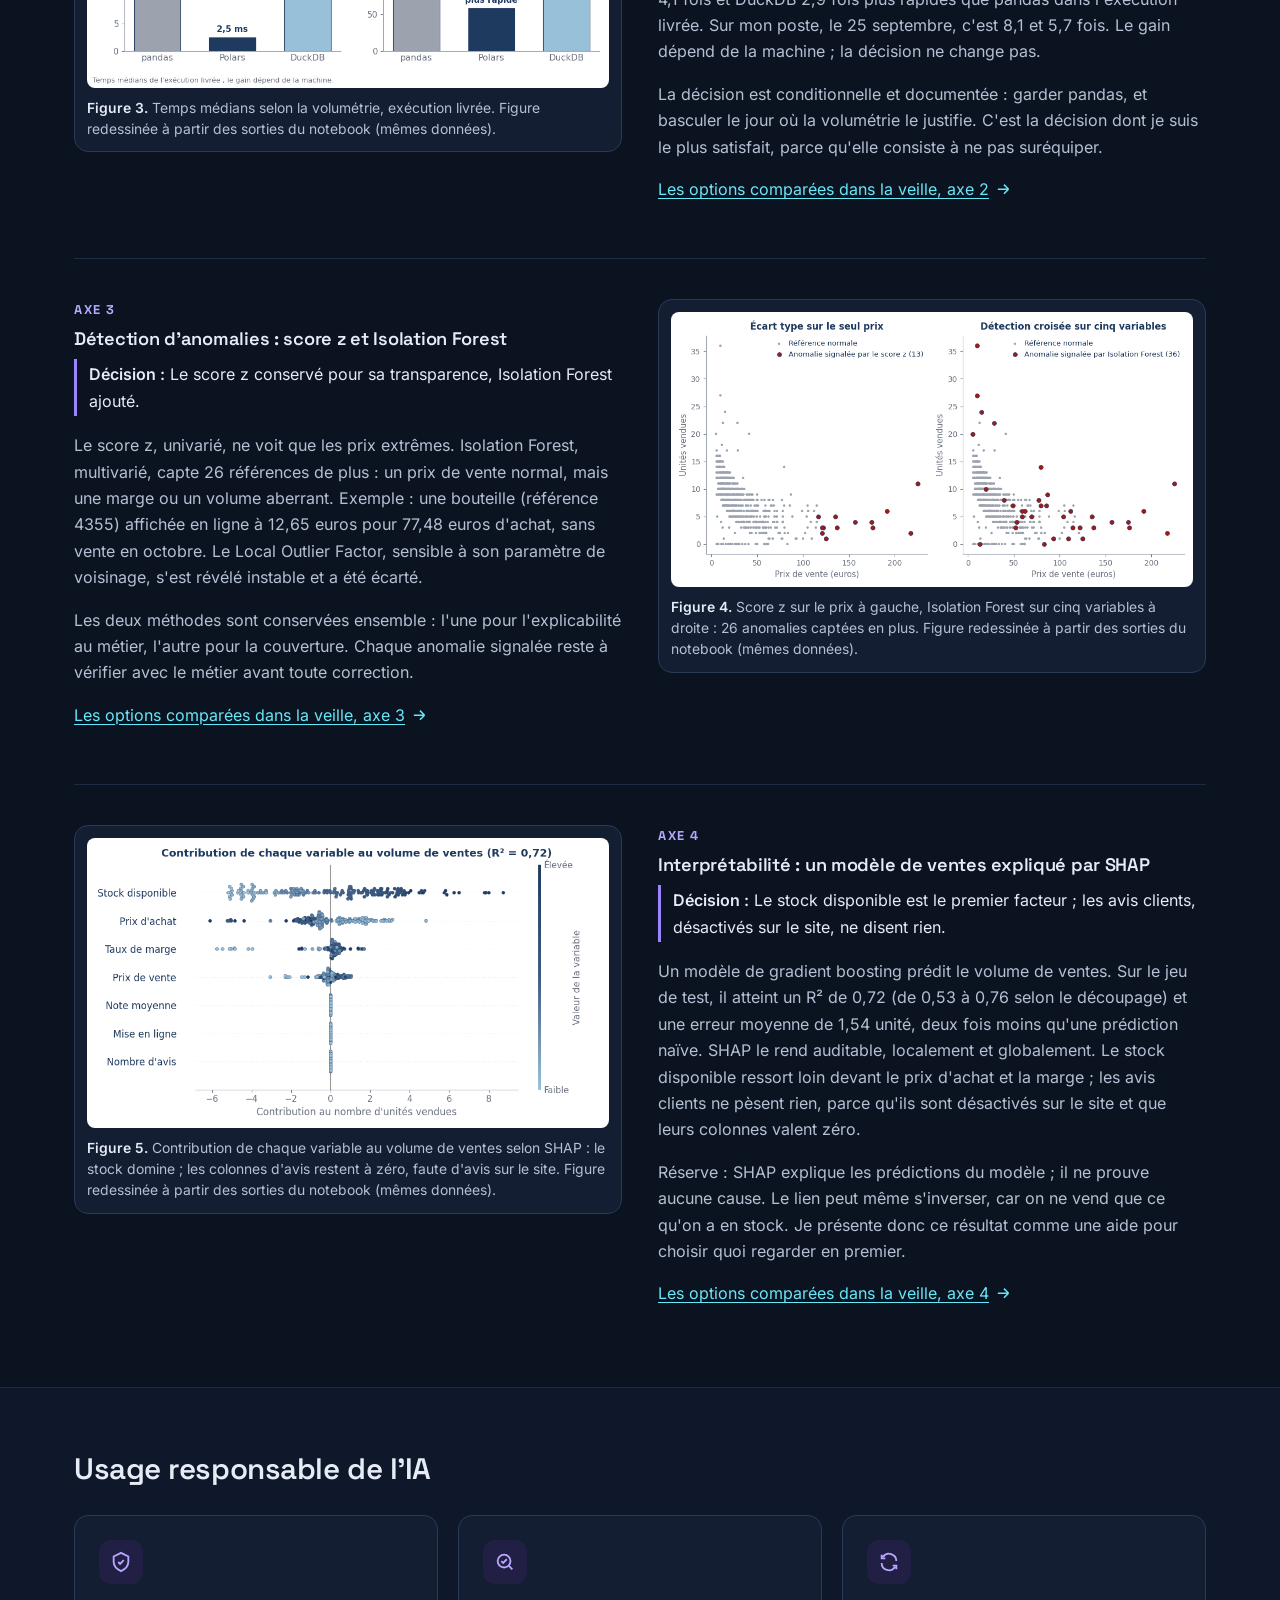
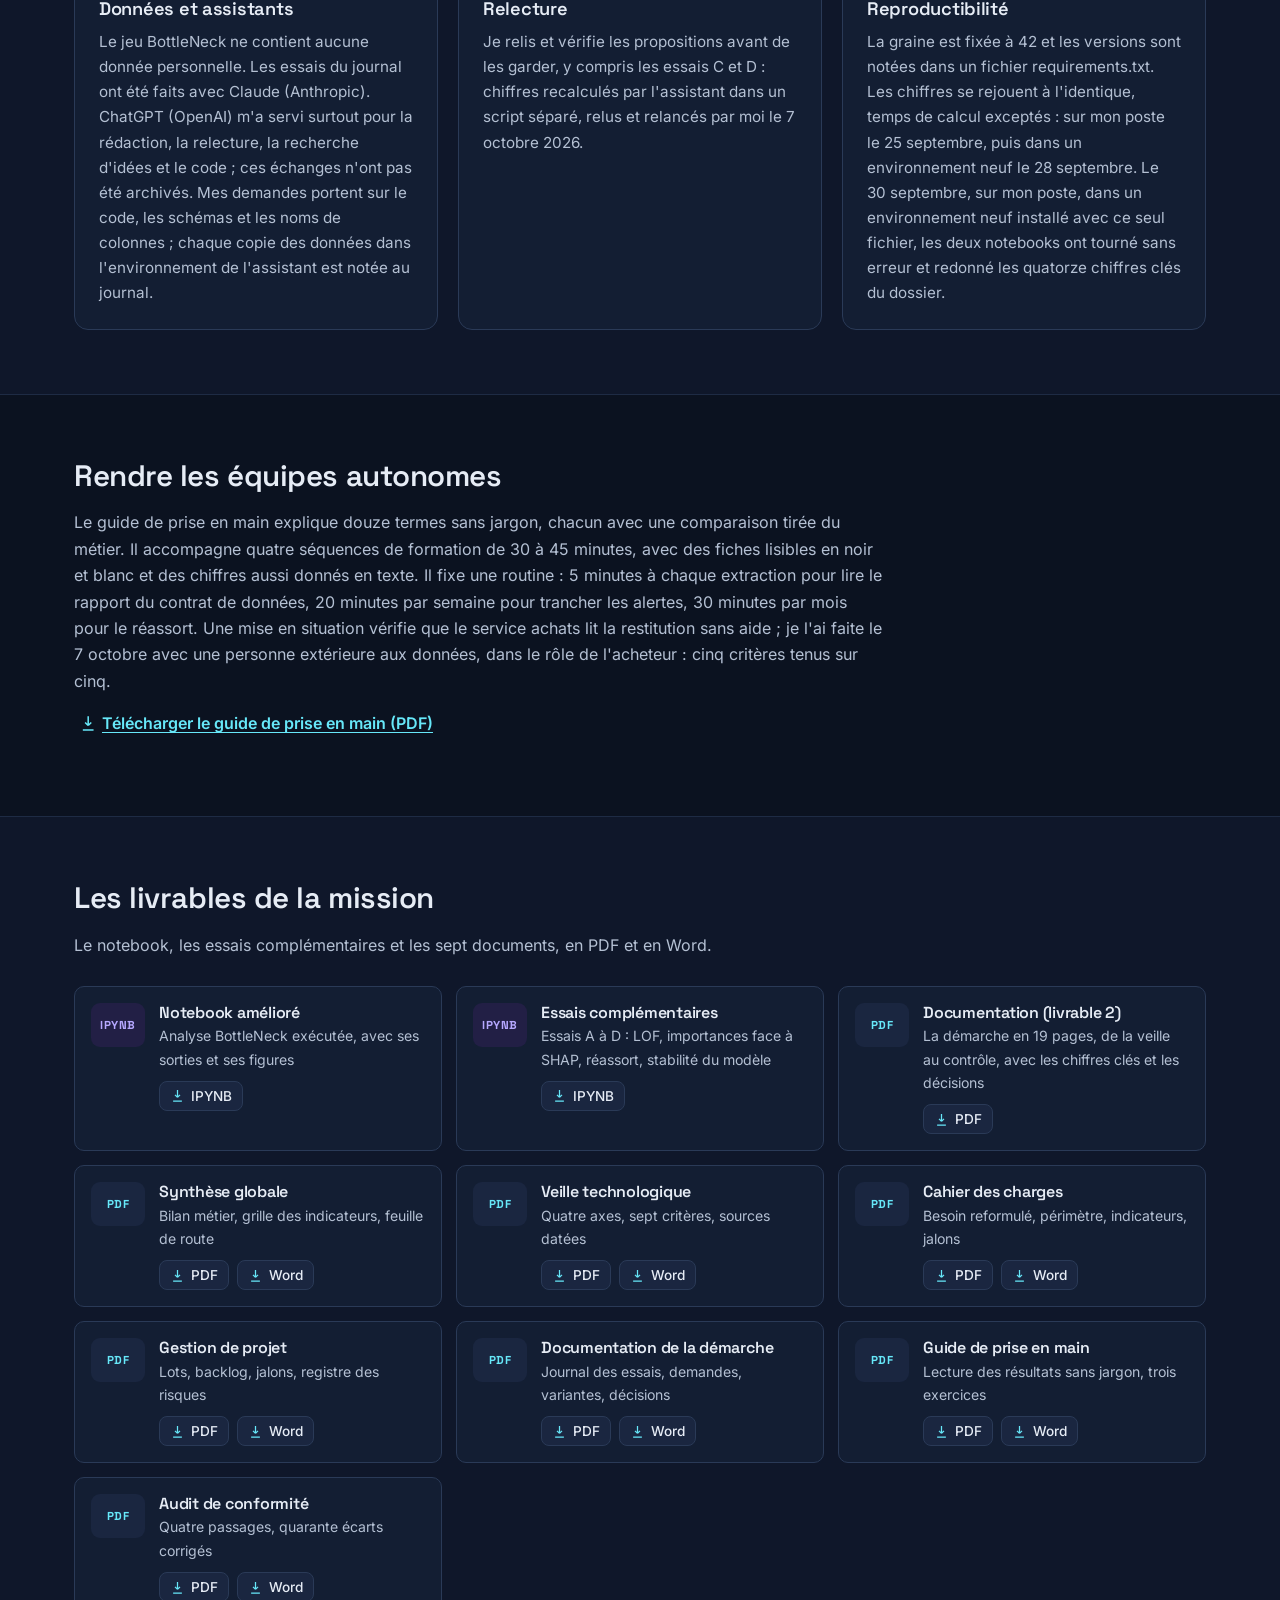
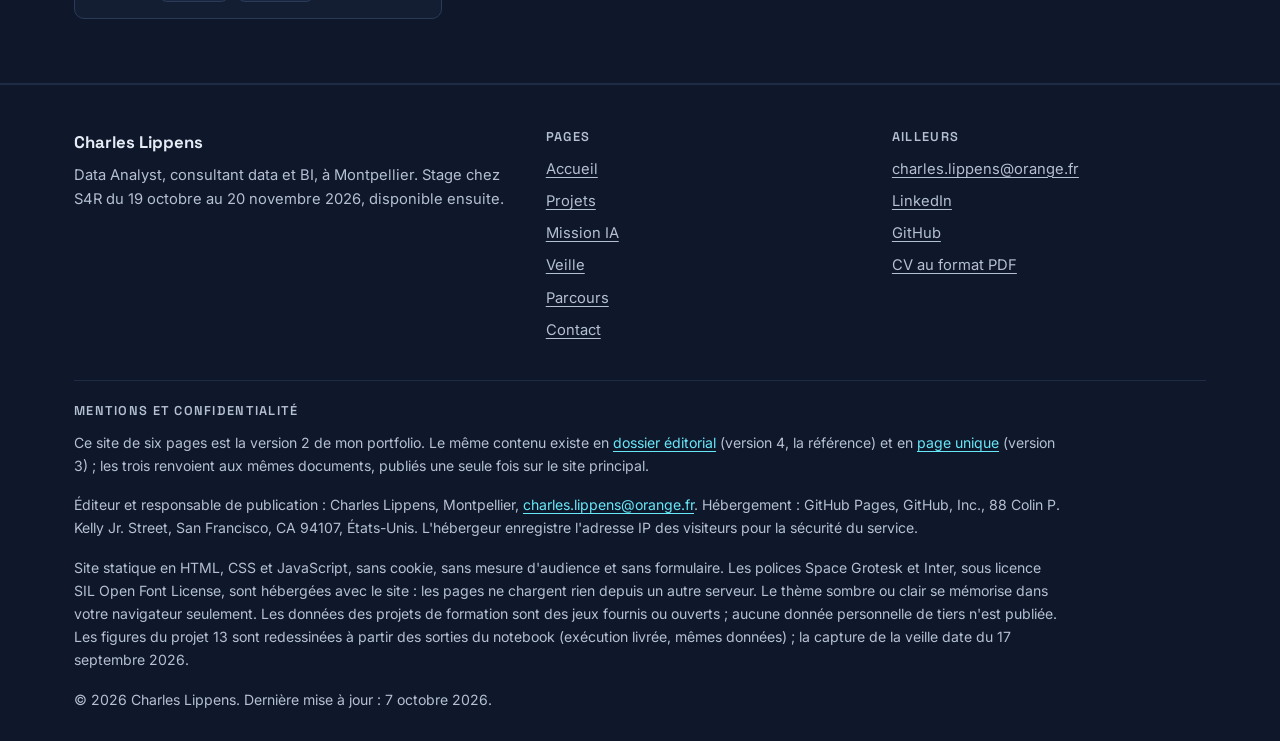
<file: mission-ia.html>
<!DOCTYPE html>
<html lang="fr">
<head>
  <meta charset="UTF-8">
  <meta name="viewport" content="width=device-width, initial-scale=1">
  <title>Mission du projet 13 augmentée par l'IA, Charles Lippens</title>
  <meta name="description" content="Projet 13 : un notebook de qualité des données repris avec l'IA. Quatre axes testés et arbitrés, usage encadré de l'IA, autonomie des équipes, livrables à télécharger.">
  <meta name="author" content="Charles Lippens">
  <meta name="theme-color" content="#0B1220">
  <link rel="canonical" href="https://charleslippensdata.github.io/portfolio-v2/mission-ia.html">
  <meta property="og:type" content="website">
  <meta property="og:site_name" content="Charles Lippens, Data Analyst">
  <meta property="og:locale" content="fr_FR">
  <meta property="og:title" content="Mission du projet 13 augmentée par l'IA, Charles Lippens">
  <meta property="og:description" content="Projet 13 : un notebook de qualité des données repris avec l'IA. Quatre axes testés et arbitrés, usage encadré de l'IA, autonomie des équipes, livrables à télécharger.">
  <meta property="og:url" content="https://charleslippensdata.github.io/portfolio-v2/mission-ia.html">
  <meta property="og:image" content="https://charleslippensdata.github.io/assets/img/og-image.png">
  <meta property="og:image:width" content="1200">
  <meta property="og:image:height" content="630">
  <meta property="og:image:alt" content="Charles Lippens, Data Analyst">
  <meta name="twitter:card" content="summary_large_image">
  <link rel="icon" href="assets/img/favicon-192.png" type="image/png" sizes="192x192">
  <link rel="apple-touch-icon" href="assets/img/favicon-192.png">
  <link rel="preload" href="assets/fonts/inter-latin-wght-normal.woff2" as="font" type="font/woff2" crossorigin>
  <link rel="preload" href="assets/fonts/space-grotesk-latin-700-normal.woff2" as="font" type="font/woff2" crossorigin>
  <script>(function(){var t="dark";try{var s=localStorage.getItem("pf-v2-theme");if(s==="dark"||s==="light"){t=s;}}catch(e){}document.documentElement.setAttribute("data-theme",t);})();</script>
  <link rel="stylesheet" href="assets/style.css">
  <script src="assets/app.js" defer></script>
</head>
<body>
<a class="saut" href="#contenu">Aller au contenu</a>
<header class="entete">
  <div class="entete-inner">
    <a class="marque" href="index.html"><span class="logo" aria-hidden="true">CL</span><span class="marque-texte">Charles Lippens<small>Data Analyst, consultant data et BI</small></span></a>
    <button class="bouton-icone burger" id="burger" type="button" aria-expanded="false" aria-controls="menu"><span class="burger-barres" aria-hidden="true"><span></span><span></span><span></span></span><span class="vh">Menu</span></button>
    <nav class="nav" aria-label="Navigation principale">
      <ul class="menu" id="menu">
        <li><a href="index.html">Accueil</a></li>
        <li><a href="projets.html">Projets</a></li>
        <li><a href="mission-ia.html" aria-current="page">Mission IA</a></li>
        <li><a href="veille.html">Veille</a></li>
        <li><a href="parcours.html">Parcours</a></li>
        <li><a href="contact.html">Contact</a></li>
      </ul>
    </nav>
    <button class="bouton-icone theme-toggle" type="button" aria-pressed="true" title="Thème sombre ou clair"><svg class="ico-lune" viewBox="0 0 24 24" fill="none" stroke="currentColor" stroke-width="2" stroke-linecap="round" stroke-linejoin="round" aria-hidden="true"><path d="M21 12.8A9 9 0 1 1 11.2 3a7 7 0 0 0 9.8 9.8z"/></svg><svg class="ico-soleil" viewBox="0 0 24 24" fill="none" stroke="currentColor" stroke-width="2" stroke-linecap="round" aria-hidden="true"><circle cx="12" cy="12" r="4"/><path d="M12 2v2M12 20v2M4.9 4.9l1.4 1.4M17.7 17.7l1.4 1.4M2 12h2M20 12h2M4.9 19.1l1.4-1.4M17.7 6.3l1.4-1.4"/></svg><span class="vh">Thème sombre</span></button>
  </div>
</header>

<main id="contenu" tabindex="-1">
  <div class="tete-page">
    <div class="conteneur">
      <p class="eyebrow">Projet 13, la pièce maîtresse</p>
      <h1>BottleNeck : un notebook de qualité des données, repris et amélioré avec l'IA</h1>
      <p class="lead">J'ai repris mon analyse des données d'un marchand de vins (projet 6) et je l'ai améliorée avec l'IA. Chaque outil a été comparé à au moins une alternative, puis retenu ou écarté au regard du besoin, y compris quand la meilleure décision était de garder l'existant.</p>
      <p class="meta-page">Mission BottleNeck, marchand de vins · 70 h · en cours depuis septembre 2026</p>
    </div>
  </div>

  <section class="section section--serree" aria-labelledby="contexte-titre">
    <div class="conteneur contexte-grille">
      <div>
        <h2 id="contexte-titre">Contexte</h2>
        <p>Le projet 6 livrait déjà un rapprochement entre l'ERP et le site web d'un marchand de vins, le nettoyage des données et la détection d'incohérences. Le projet 13 garde ce besoin, l'outille mieux et justifie chaque choix.</p>
        <p>Ma méthode est celle d'un consultant : une veille datée pour trier les options, un cahier des charges pour cadrer, une preuve de concept en quatre axes, puis une décision tracée par axe. Chaque outil a été comparé à au moins une alternative sur sept critères identiques : qualité et robustesse, biais, coût en temps, reproductibilité, sécurité et conformité, maintenabilité, sobriété.</p>
        <p>Les données sont les trois extractions du projet 6 (ERP, site, liaison) : 825 lignes ERP, 714 produits rapprochés, aucune donnée personnelle. Les traces (demandes, variantes, décisions) sont dans la documentation de la démarche ; les demandes antérieures au 17 septembre y sont reconstituées et signalées comme telles.</p>
        <ol class="etapes" aria-label="Étapes de la démarche">
          <li>Veille datée</li>
          <li>Cahier des charges</li>
          <li>Preuve de concept en quatre axes</li>
          <li>Décision tracée par axe</li>
        </ol>
      </div>
      <aside class="carte probleme" aria-labelledby="probleme-titre">
        <h2 id="probleme-titre">Problématique</h2>
        <p class="question">Comment donner chaque mois à la direction et aux services de BottleNeck des chiffres fiables de ventes, de marges et de stocks, tirés de l'ERP et du site, pour décider quelles références réassortir en priorité et quelles erreurs faire corriger dans ces deux outils ?</p>
      </aside>
    </div>
  </section>

  <section class="section section--alt" aria-labelledby="resultats-titre">
    <div class="conteneur">
      <div class="section-tete">
        <h2 id="resultats-titre">Résultats métier sur le catalogue consolidé</h2>
      </div>
      <div class="resultats-grille">
        <div>
        <p class="indice" aria-hidden="true">Le tableau défile vers la droite.</p>
        <div class="tableau" tabindex="0" role="region" aria-label="Résultats métier">
          <table class="resultats">
            <caption>Sept indicateurs sur les 714 produits consolidés</caption>
            <thead><tr><th scope="col">Indicateur</th><th scope="col">Valeur</th><th scope="col">Lecture</th></tr></thead>
            <tbody>
            <tr><th scope="row">Produits analysables après nettoyage et jointure (ERP, liaison, web)</th><td class="valeur">714</td><td>Le référentiel sur lequel tout le reste repose.</td></tr>
            <tr><th scope="row">Chiffre d'affaires reconstitué</th><td class="valeur">143 680 €</td><td>Pour 5 751 unités vendues.</td></tr>
            <tr><th scope="row">Marge moyenne, rapportée au prix affiché</th><td class="valeur">47,4 %</td><td>Médiane à 48,3 % ; 36,9 % sur le prix hors taxe, définition du projet 6.</td></tr>
            <tr><th scope="row">Types d'anomalies détectés</th><td class="valeur">9</td><td>Le projet 6 en demandait au moins huit.</td></tr>
            <tr><th scope="row">Références en rupture</th><td class="valeur">45</td><td>À revoir avec les achats, en commençant par les 14 références clés de la ligne suivante.</td></tr>
            <tr><th scope="row">Références clés à stock nul</th><td class="valeur">14</td><td>Parmi les 435 qui font 80 % du chiffre d'affaires : 5 434 € de ventes en octobre, à réassortir d'abord.</td></tr>
            <tr><th scope="row">Concentration du chiffre d'affaires</th><td class="valeur">435 réf.</td><td>435 des 689 références qui vendent, soit 63 %, font 80 % du chiffre d'affaires : une concentration faible, loin d'un 20/80.</td></tr>
            </tbody>
          </table>
        </div>
        </div>
        <figure class="figure"><img src="assets/img/fig_pareto.png" width="1100" height="620" loading="lazy" alt="Courbe de concentration du chiffre d'affaires : 435 références, soit 63 % des 689 qui vendent, réalisent 80 % du chiffre d'affaires."><figcaption><strong>Figure 1.</strong> Concentration du chiffre d'affaires par référence, courbe de Pareto : une concentration faible, loin d'un 20/80. Figure redessinée à partir des sorties du notebook (mêmes données).</figcaption></figure>
      </div>
    </div>
  </section>

  <section class="section" aria-labelledby="axes-titre">
    <div class="conteneur">
      <div class="section-tete">
        <h2 id="axes-titre">Quatre axes d'amélioration, chacun testé et arbitré</h2>
      </div>
      <div class="axes">
      <article class="axe" id="axe-1" aria-labelledby="axe-1-titre">
        <div class="axe-texte">
          <p class="axe-num">Axe 1</p>
          <h3 id="axe-1-titre">Qualité des données : contrôles manuels contre contrat déclaratif</h3>
          <p class="decision"><strong>Décision :</strong> Pandera retenu, Great Expectations gardé en réserve.</p>
          <p>Au projet 6, neuf contrôles manuels, environ 55 lignes non réutilisables, repéraient les erreurs. Pour les règles de l'ERP, ils laissent place à un contrat de données Pandera de 14 lignes, qui produit un rapport automatique et se rejoue à chaque extraction. Les contrôles du site et de la liaison restent dans la cellule d'audit. Sur les 825 lignes de l'ERP, 9 sont en infraction, soit 1,1 %, dont sept marges négatives, des références affichées sous leur prix d'achat.</p>
          <p>Great Expectations, plus complet, a été comparé puis gardé en réserve : trop lourd pour un notebook unique, il deviendrait pertinent dans un pipeline industriel.</p>
          <p><a href="veille.html#axe-1">Les options comparées dans la veille, <span class="insec">axe 1<svg viewBox="0 0 24 24" fill="none" stroke="currentColor" stroke-width="2" aria-hidden="true"><path d="M5 12h14m0 0-6-6m6 6-6 6"/></svg></span></a></p>
        </div>
        <figure class="figure"><img src="assets/img/fig_quality.png" width="950" height="500" loading="lazy" alt="Graphique des neuf types d'erreurs relevés à l'audit initial, avec leurs effectifs."><figcaption><strong>Figure 2.</strong> Les neuf types d'erreurs relevés à l'audit initial ; le contrat de données contrôle les trois règles de l'ERP. Figure redessinée à partir des sorties du notebook (mêmes données).</figcaption></figure>
      </article>
      <article class="axe axe--inverse" id="axe-2" aria-labelledby="axe-2-titre">
        <div class="axe-texte">
          <p class="axe-num">Axe 2</p>
          <h3 id="axe-2-titre">Performance et reproductibilité : pandas, Polars, DuckDB</h3>
          <p class="decision"><strong>Décision :</strong> Ne rien changer aujourd'hui, et savoir quand basculer.</p>
          <p>À la volumétrie réelle, 825 lignes, aucun des trois moteurs ne dépasse 40 millisecondes (pandas 9,9, Polars 2,5, DuckDB 32,3) : changer d'outil n'apporterait rien. Sur un test à deux millions de lignes, Polars est 4,1 fois et DuckDB 2,9 fois plus rapides que pandas dans l'exécution livrée. Sur mon poste, le 25 septembre, c'est 8,1 et 5,7 fois. Le gain dépend de la machine ; la décision ne change pas.</p>
          <p>La décision est conditionnelle et documentée : garder pandas, et basculer le jour où la volumétrie le justifie. C'est la décision dont je suis le plus satisfait, parce qu'elle consiste à ne pas suréquiper.</p>
          <p><a href="veille.html#axe-2">Les options comparées dans la veille, <span class="insec">axe 2<svg viewBox="0 0 24 24" fill="none" stroke="currentColor" stroke-width="2" aria-hidden="true"><path d="M5 12h14m0 0-6-6m6 6-6 6"/></svg></span></a></p>
        </div>
        <figure class="figure"><img src="assets/img/fig_perf_scale.png" width="950" height="500" loading="lazy" alt="Temps médians de pandas, Polars et DuckDB dans l'exécution livrée : tous sous 40 millisecondes à 825 lignes, DuckDB le plus lent ; à deux millions de lignes, Polars 4,1 fois et DuckDB 2,9 fois plus rapides que pandas."><figcaption><strong>Figure 3.</strong> Temps médians selon la volumétrie, exécution livrée. Figure redessinée à partir des sorties du notebook (mêmes données).</figcaption></figure>
      </article>
      <article class="axe" id="axe-3" aria-labelledby="axe-3-titre">
        <div class="axe-texte">
          <p class="axe-num">Axe 3</p>
          <h3 id="axe-3-titre">Détection d'anomalies : score z et Isolation Forest</h3>
          <p class="decision"><strong>Décision :</strong> Le score z conservé pour sa transparence, Isolation Forest ajouté.</p>
          <p>Le score z, univarié, ne voit que les prix extrêmes. Isolation Forest, multivarié, capte 26 références de plus : un prix de vente normal, mais une marge ou un volume aberrant. Exemple : une bouteille (référence 4355) affichée en ligne à 12,65 euros pour 77,48 euros d'achat, sans vente en octobre. Le Local Outlier Factor, sensible à son paramètre de voisinage, s'est révélé instable et a été écarté.</p>
          <p>Les deux méthodes sont conservées ensemble : l'une pour l'explicabilité au métier, l'autre pour la couverture. Chaque anomalie signalée reste à vérifier avec le métier avant toute correction.</p>
          <p><a href="veille.html#axe-3">Les options comparées dans la veille, <span class="insec">axe 3<svg viewBox="0 0 24 24" fill="none" stroke="currentColor" stroke-width="2" aria-hidden="true"><path d="M5 12h14m0 0-6-6m6 6-6 6"/></svg></span></a></p>
        </div>
        <figure class="figure"><img src="assets/img/fig_ml_outliers.png" width="950" height="500" loading="lazy" alt="Deux nuages de points, prix de vente et unités vendues : à gauche les 13 anomalies du score z sur le seul prix, à droite les 36 anomalies d'Isolation Forest sur cinq variables."><figcaption><strong>Figure 4.</strong> Score z sur le prix à gauche, Isolation Forest sur cinq variables à droite : 26 anomalies captées en plus. Figure redessinée à partir des sorties du notebook (mêmes données).</figcaption></figure>
      </article>
      <article class="axe axe--inverse" id="axe-4" aria-labelledby="axe-4-titre">
        <div class="axe-texte">
          <p class="axe-num">Axe 4</p>
          <h3 id="axe-4-titre">Interprétabilité : un modèle de ventes expliqué par SHAP</h3>
          <p class="decision"><strong>Décision :</strong> Le stock disponible est le premier facteur ; les avis clients, désactivés sur le site, ne disent rien.</p>
          <p>Un modèle de gradient boosting prédit le volume de ventes. Sur le jeu de test, il atteint un R² de 0,72 (de 0,53 à 0,76 selon le découpage) et une erreur moyenne de 1,54 unité, deux fois moins qu'une prédiction naïve. SHAP le rend auditable, localement et globalement. Le stock disponible ressort loin devant le prix d'achat et la marge ; les avis clients ne pèsent rien, parce qu'ils sont désactivés sur le site et que leurs colonnes valent zéro.</p>
          <p>Réserve : SHAP explique les prédictions du modèle ; il ne prouve aucune cause. Le lien peut même s'inverser, car on ne vend que ce qu'on a en stock. Je présente donc ce résultat comme une aide pour choisir quoi regarder en premier.</p>
          <p><a href="veille.html#axe-4">Les options comparées dans la veille, <span class="insec">axe 4<svg viewBox="0 0 24 24" fill="none" stroke="currentColor" stroke-width="2" aria-hidden="true"><path d="M5 12h14m0 0-6-6m6 6-6 6"/></svg></span></a></p>
        </div>
        <figure class="figure"><img src="assets/img/fig_shap_summary.png" width="900" height="500" loading="lazy" alt="Valeurs de Shapley des sept variables du modèle de ventes : le stock disponible contribue le plus, puis le prix d'achat et le taux de marge ; la note moyenne, la mise en ligne et le nombre d'avis restent à zéro."><figcaption><strong>Figure 5.</strong> Contribution de chaque variable au volume de ventes selon SHAP : le stock domine ; les colonnes d'avis restent à zéro, faute d'avis sur le site. Figure redessinée à partir des sorties du notebook (mêmes données).</figcaption></figure>
      </article>
      </div>
    </div>
  </section>

  <section class="section section--alt" aria-labelledby="ia-titre">
    <div class="conteneur">
      <div class="section-tete">
        <h2 id="ia-titre">Usage responsable de l'IA</h2>
      </div>
      <ul class="grille grille-3 liste-nue">
        <li class="carte carte-ia"><span class="ico-carte" aria-hidden="true"><svg viewBox="0 0 24 24" fill="none" stroke="currentColor" stroke-width="2" aria-hidden="true"><path d="M12 2 4 6v6c0 5 3.4 7.7 8 10 4.6-2.3 8-5 8-10V6l-8-4z"/><path d="m9 12 2 2 4-4"/></svg></span><h3>Données et assistants</h3><p>Le jeu BottleNeck ne contient aucune donnée personnelle. Les essais du journal ont été faits avec Claude (Anthropic). ChatGPT (OpenAI) m'a servi surtout pour la rédaction, la relecture, la recherche d'idées et le code ; ces échanges n'ont pas été archivés. Mes demandes portent sur le code, les schémas et les noms de colonnes ; chaque copie des données dans l'environnement de l'assistant est notée au journal.</p></li>
        <li class="carte carte-ia"><span class="ico-carte" aria-hidden="true"><svg viewBox="0 0 24 24" fill="none" stroke="currentColor" stroke-width="2" aria-hidden="true"><circle cx="11" cy="11" r="7"/><path d="m20 20-4-4M8 11l2 2 4-4"/></svg></span><h3>Relecture</h3><p>Je relis et vérifie les propositions avant de les garder, y compris les essais C et D : chiffres recalculés par l'assistant dans un script séparé, relus et relancés par moi le 7 octobre 2026.</p></li>
        <li class="carte carte-ia"><span class="ico-carte" aria-hidden="true"><svg viewBox="0 0 24 24" fill="none" stroke="currentColor" stroke-width="2" aria-hidden="true"><path d="M20 11a8 8 0 0 0-14.6-4.5M4 4v4h4M4 13a8 8 0 0 0 14.6 4.5M20 20v-4h-4"/></svg></span><h3>Reproductibilité</h3><p>La graine est fixée à 42 et les versions sont notées dans un fichier requirements.txt. Les chiffres se rejouent à l'identique, temps de calcul exceptés : sur mon poste le 25 septembre, puis dans un environnement neuf le 28 septembre. Le 30 septembre, sur mon poste, dans un environnement neuf installé avec ce seul fichier, les deux notebooks ont tourné sans erreur et redonné les quatorze chiffres clés du dossier.</p></li>
      </ul>
    </div>
  </section>

  <section class="section" aria-labelledby="autonomie-titre">
    <div class="conteneur etroit">
      <h2 id="autonomie-titre">Rendre les équipes autonomes</h2>
      <p>Le guide de prise en main explique douze termes sans jargon, chacun avec une comparaison tirée du métier. Il accompagne quatre séquences de formation de 30 à 45 minutes, avec des fiches lisibles en noir et blanc et des chiffres aussi donnés en texte. Il fixe une routine : 5 minutes à chaque extraction pour lire le rapport du contrat de données, 20 minutes par semaine pour trancher les alertes, 30 minutes par mois pour le réassort. Une mise en situation vérifie que le service achats lit la restitution sans aide ; je l'ai faite le 7 octobre avec une personne extérieure aux données, dans le rôle de l'acheteur : cinq critères tenus sur cinq.</p>
      <p><a class="lien-fort" href="https://charleslippensdata.github.io/livrables/Lippens_Charles_2_guide_prise_en_main_092026.pdf" download><svg viewBox="0 0 24 24" fill="none" stroke="currentColor" stroke-width="2" aria-hidden="true"><path d="M12 3v12m0 0l-4-4m4 4l4-4M5 21h14"/></svg>Télécharger le guide de prise en main (PDF)</a></p>
    </div>
  </section>

  <section class="section section--alt" aria-labelledby="livrables-titre">
    <div class="conteneur">
      <div class="section-tete">
        <h2 id="livrables-titre">Les livrables de la mission</h2>
        <p>Le notebook, les essais complémentaires et les sept documents, en PDF et en Word.</p>
      </div>
      <ul class="livrables liste-nue">
        <li class="livrable"><span class="format format-nb" aria-hidden="true">IPYNB</span><div class="livrable-texte"><h3>Notebook amélioré</h3><p>Analyse BottleNeck exécutée, avec ses sorties et ses figures</p><ul class="liens-dl"><li><a href="https://charleslippensdata.github.io/livrables/Lippens_Charles_1_projet_ameliore_092026.ipynb" download><svg viewBox="0 0 24 24" fill="none" stroke="currentColor" stroke-width="2" aria-hidden="true"><path d="M12 3v12m0 0l-4-4m4 4l4-4M5 21h14"/></svg>IPYNB<span class="vh">, Notebook amélioré</span></a></li></ul></div></li>
        <li class="livrable"><span class="format format-nb" aria-hidden="true">IPYNB</span><div class="livrable-texte"><h3>Essais complémentaires</h3><p>Essais A à D : LOF, importances face à SHAP, réassort, stabilité du modèle</p><ul class="liens-dl"><li><a href="https://charleslippensdata.github.io/livrables/Lippens_Charles_1_essais_complementaires_092026.ipynb" download><svg viewBox="0 0 24 24" fill="none" stroke="currentColor" stroke-width="2" aria-hidden="true"><path d="M12 3v12m0 0l-4-4m4 4l4-4M5 21h14"/></svg>IPYNB<span class="vh">, Essais complémentaires</span></a></li></ul></div></li>
        <li class="livrable"><span class="format format-pdf" aria-hidden="true">PDF</span><div class="livrable-texte"><h3>Documentation (livrable 2)</h3><p>La démarche en 19 pages, de la veille au contrôle, avec les chiffres clés et les décisions</p><ul class="liens-dl"><li><a href="https://charleslippensdata.github.io/livrables/Lippens_Charles_2_documentation_092026.pdf" download><svg viewBox="0 0 24 24" fill="none" stroke="currentColor" stroke-width="2" aria-hidden="true"><path d="M12 3v12m0 0l-4-4m4 4l4-4M5 21h14"/></svg>PDF<span class="vh">, Documentation (livrable 2)</span></a></li></ul></div></li>
        <li class="livrable"><span class="format format-pdf" aria-hidden="true">PDF</span><div class="livrable-texte"><h3>Synthèse globale</h3><p>Bilan métier, grille des indicateurs, feuille de route</p><ul class="liens-dl"><li><a href="https://charleslippensdata.github.io/livrables/Lippens_Charles_2_synthese_globale_092026.pdf" download><svg viewBox="0 0 24 24" fill="none" stroke="currentColor" stroke-width="2" aria-hidden="true"><path d="M12 3v12m0 0l-4-4m4 4l4-4M5 21h14"/></svg>PDF<span class="vh">, Synthèse globale</span></a></li><li><a href="https://charleslippensdata.github.io/livrables/Lippens_Charles_2_synthese_globale_092026.docx" download><svg viewBox="0 0 24 24" fill="none" stroke="currentColor" stroke-width="2" aria-hidden="true"><path d="M12 3v12m0 0l-4-4m4 4l4-4M5 21h14"/></svg>Word<span class="vh">, Synthèse globale</span></a></li></ul></div></li>
        <li class="livrable"><span class="format format-pdf" aria-hidden="true">PDF</span><div class="livrable-texte"><h3>Veille technologique</h3><p>Quatre axes, sept critères, sources datées</p><ul class="liens-dl"><li><a href="https://charleslippensdata.github.io/livrables/Lippens_Charles_2_veille_092026.pdf" download><svg viewBox="0 0 24 24" fill="none" stroke="currentColor" stroke-width="2" aria-hidden="true"><path d="M12 3v12m0 0l-4-4m4 4l4-4M5 21h14"/></svg>PDF<span class="vh">, Veille technologique</span></a></li><li><a href="https://charleslippensdata.github.io/livrables/Lippens_Charles_2_veille_092026.docx" download><svg viewBox="0 0 24 24" fill="none" stroke="currentColor" stroke-width="2" aria-hidden="true"><path d="M12 3v12m0 0l-4-4m4 4l4-4M5 21h14"/></svg>Word<span class="vh">, Veille technologique</span></a></li></ul></div></li>
        <li class="livrable"><span class="format format-pdf" aria-hidden="true">PDF</span><div class="livrable-texte"><h3>Cahier des charges</h3><p>Besoin reformulé, périmètre, indicateurs, jalons</p><ul class="liens-dl"><li><a href="https://charleslippensdata.github.io/livrables/Lippens_Charles_2_cahier_des_charges_092026.pdf" download><svg viewBox="0 0 24 24" fill="none" stroke="currentColor" stroke-width="2" aria-hidden="true"><path d="M12 3v12m0 0l-4-4m4 4l4-4M5 21h14"/></svg>PDF<span class="vh">, Cahier des charges</span></a></li><li><a href="https://charleslippensdata.github.io/livrables/Lippens_Charles_2_cahier_des_charges_092026.docx" download><svg viewBox="0 0 24 24" fill="none" stroke="currentColor" stroke-width="2" aria-hidden="true"><path d="M12 3v12m0 0l-4-4m4 4l4-4M5 21h14"/></svg>Word<span class="vh">, Cahier des charges</span></a></li></ul></div></li>
        <li class="livrable"><span class="format format-pdf" aria-hidden="true">PDF</span><div class="livrable-texte"><h3>Gestion de projet</h3><p>Lots, backlog, jalons, registre des risques</p><ul class="liens-dl"><li><a href="https://charleslippensdata.github.io/livrables/Lippens_Charles_2_gestion_de_projet_092026.pdf" download><svg viewBox="0 0 24 24" fill="none" stroke="currentColor" stroke-width="2" aria-hidden="true"><path d="M12 3v12m0 0l-4-4m4 4l4-4M5 21h14"/></svg>PDF<span class="vh">, Gestion de projet</span></a></li><li><a href="https://charleslippensdata.github.io/livrables/Lippens_Charles_2_gestion_de_projet_092026.docx" download><svg viewBox="0 0 24 24" fill="none" stroke="currentColor" stroke-width="2" aria-hidden="true"><path d="M12 3v12m0 0l-4-4m4 4l4-4M5 21h14"/></svg>Word<span class="vh">, Gestion de projet</span></a></li></ul></div></li>
        <li class="livrable"><span class="format format-pdf" aria-hidden="true">PDF</span><div class="livrable-texte"><h3>Documentation de la démarche</h3><p>Journal des essais, demandes, variantes, décisions</p><ul class="liens-dl"><li><a href="https://charleslippensdata.github.io/livrables/Lippens_Charles_2_documentation_demarche_092026.pdf" download><svg viewBox="0 0 24 24" fill="none" stroke="currentColor" stroke-width="2" aria-hidden="true"><path d="M12 3v12m0 0l-4-4m4 4l4-4M5 21h14"/></svg>PDF<span class="vh">, Documentation de la démarche</span></a></li><li><a href="https://charleslippensdata.github.io/livrables/Lippens_Charles_2_documentation_demarche_092026.docx" download><svg viewBox="0 0 24 24" fill="none" stroke="currentColor" stroke-width="2" aria-hidden="true"><path d="M12 3v12m0 0l-4-4m4 4l4-4M5 21h14"/></svg>Word<span class="vh">, Documentation de la démarche</span></a></li></ul></div></li>
        <li class="livrable"><span class="format format-pdf" aria-hidden="true">PDF</span><div class="livrable-texte"><h3>Guide de prise en main</h3><p>Lecture des résultats sans jargon, trois exercices</p><ul class="liens-dl"><li><a href="https://charleslippensdata.github.io/livrables/Lippens_Charles_2_guide_prise_en_main_092026.pdf" download><svg viewBox="0 0 24 24" fill="none" stroke="currentColor" stroke-width="2" aria-hidden="true"><path d="M12 3v12m0 0l-4-4m4 4l4-4M5 21h14"/></svg>PDF<span class="vh">, Guide de prise en main</span></a></li><li><a href="https://charleslippensdata.github.io/livrables/Lippens_Charles_2_guide_prise_en_main_092026.docx" download><svg viewBox="0 0 24 24" fill="none" stroke="currentColor" stroke-width="2" aria-hidden="true"><path d="M12 3v12m0 0l-4-4m4 4l4-4M5 21h14"/></svg>Word<span class="vh">, Guide de prise en main</span></a></li></ul></div></li>
        <li class="livrable"><span class="format format-pdf" aria-hidden="true">PDF</span><div class="livrable-texte"><h3>Audit de conformité</h3><p>Quatre passages, quarante écarts corrigés</p><ul class="liens-dl"><li><a href="https://charleslippensdata.github.io/livrables/Lippens_Charles_2_audit_qualite_092026.pdf" download><svg viewBox="0 0 24 24" fill="none" stroke="currentColor" stroke-width="2" aria-hidden="true"><path d="M12 3v12m0 0l-4-4m4 4l4-4M5 21h14"/></svg>PDF<span class="vh">, Audit de conformité</span></a></li><li><a href="https://charleslippensdata.github.io/livrables/Lippens_Charles_2_audit_qualite_092026.docx" download><svg viewBox="0 0 24 24" fill="none" stroke="currentColor" stroke-width="2" aria-hidden="true"><path d="M12 3v12m0 0l-4-4m4 4l4-4M5 21h14"/></svg>Word<span class="vh">, Audit de conformité</span></a></li></ul></div></li>
      </ul>
    </div>
  </section>
</main>

<footer class="pied">
  <div class="conteneur">
    <div class="pied-grille">
      <div class="pied-marque">
        <p class="pied-nom">Charles Lippens</p>
        <p>Data Analyst, consultant data et BI, à Montpellier. Stage chez S4R du 19 octobre au 20 novembre 2026, disponible ensuite.</p>
      </div>
      <nav class="pied-bloc" aria-label="Pages du site">
        <h2>Pages</h2>
        <ul>
          <li><a href="index.html">Accueil</a></li>
          <li><a href="projets.html">Projets</a></li>
          <li><a href="mission-ia.html">Mission IA</a></li>
          <li><a href="veille.html">Veille</a></li>
          <li><a href="parcours.html">Parcours</a></li>
          <li><a href="contact.html">Contact</a></li>
        </ul>
      </nav>
      <div class="pied-bloc">
        <h2>Ailleurs</h2>
        <ul>
          <li><a href="mailto:charles.lippens@orange.fr">charles.lippens@orange.fr</a></li>
          <li><a href="https://www.linkedin.com/in/charleslippens/" target="_blank" rel="noopener">LinkedIn<span class="vh"> (nouvel onglet)</span></a></li>
          <li><a href="https://github.com/CharlesLippensData" target="_blank" rel="noopener">GitHub<span class="vh"> (nouvel onglet)</span></a></li>
          <li><a href="https://charleslippensdata.github.io/livrables/CV_Charles_Lippens.pdf" target="_blank" rel="noopener">CV au format PDF<span class="vh"> (nouvel onglet)</span></a></li>
        </ul>
      </div>
    </div>
    <div class="mentions">
      <h2>Mentions et confidentialité</h2>
      <p>Ce site de six pages est la version 2 de mon portfolio. Le même contenu existe en <a href="https://charleslippensdata.github.io/">dossier éditorial</a> (version 4, la référence) et en <a href="https://charleslippensdata.github.io/portfolio-v3/">page unique</a> (version 3) ; les trois renvoient aux mêmes documents, publiés une seule fois sur le site principal.</p>
      <p>Éditeur et responsable de publication : Charles Lippens, Montpellier, <a href="mailto:charles.lippens@orange.fr">charles.lippens@orange.fr</a>. Hébergement : GitHub Pages, GitHub, Inc., 88 Colin P. Kelly Jr. Street, San Francisco, CA 94107, États-Unis. L'hébergeur enregistre l'adresse IP des visiteurs pour la sécurité du service.</p>
      <p>Site statique en HTML, CSS et JavaScript, sans cookie, sans mesure d'audience et sans formulaire. Les polices Space Grotesk et Inter, sous licence SIL Open Font License, sont hébergées avec le site : les pages ne chargent rien depuis un autre serveur. Le thème sombre ou clair se mémorise dans votre navigateur seulement. Les données des projets de formation sont des jeux fournis ou ouverts ; aucune donnée personnelle de tiers n'est publiée. Les figures du projet 13 sont redessinées à partir des sorties du notebook (exécution livrée, mêmes données) ; la capture de la veille date du 17 septembre 2026.</p>
      <p>© 2026 Charles Lippens. Dernière mise à jour : 7 octobre 2026.</p>
    </div>
  </div>
</footer>
</body>
</html>
</file>
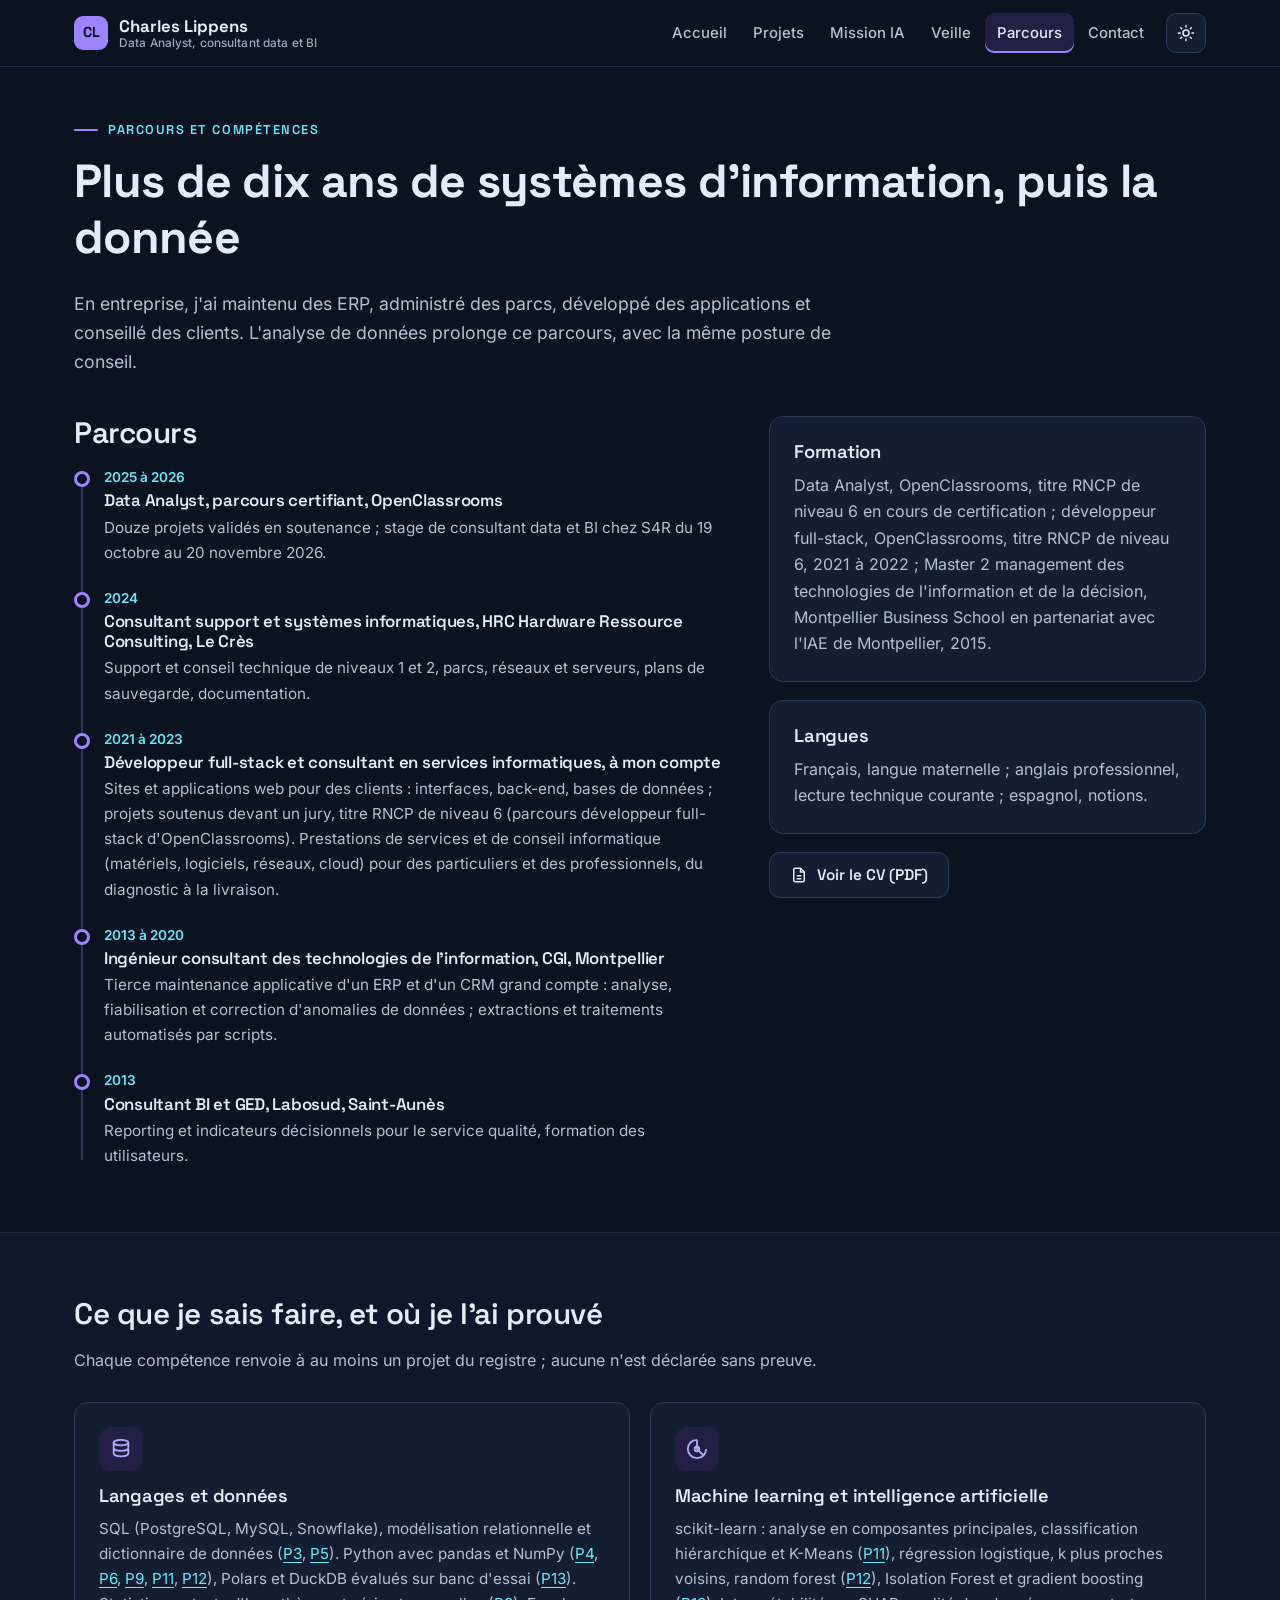
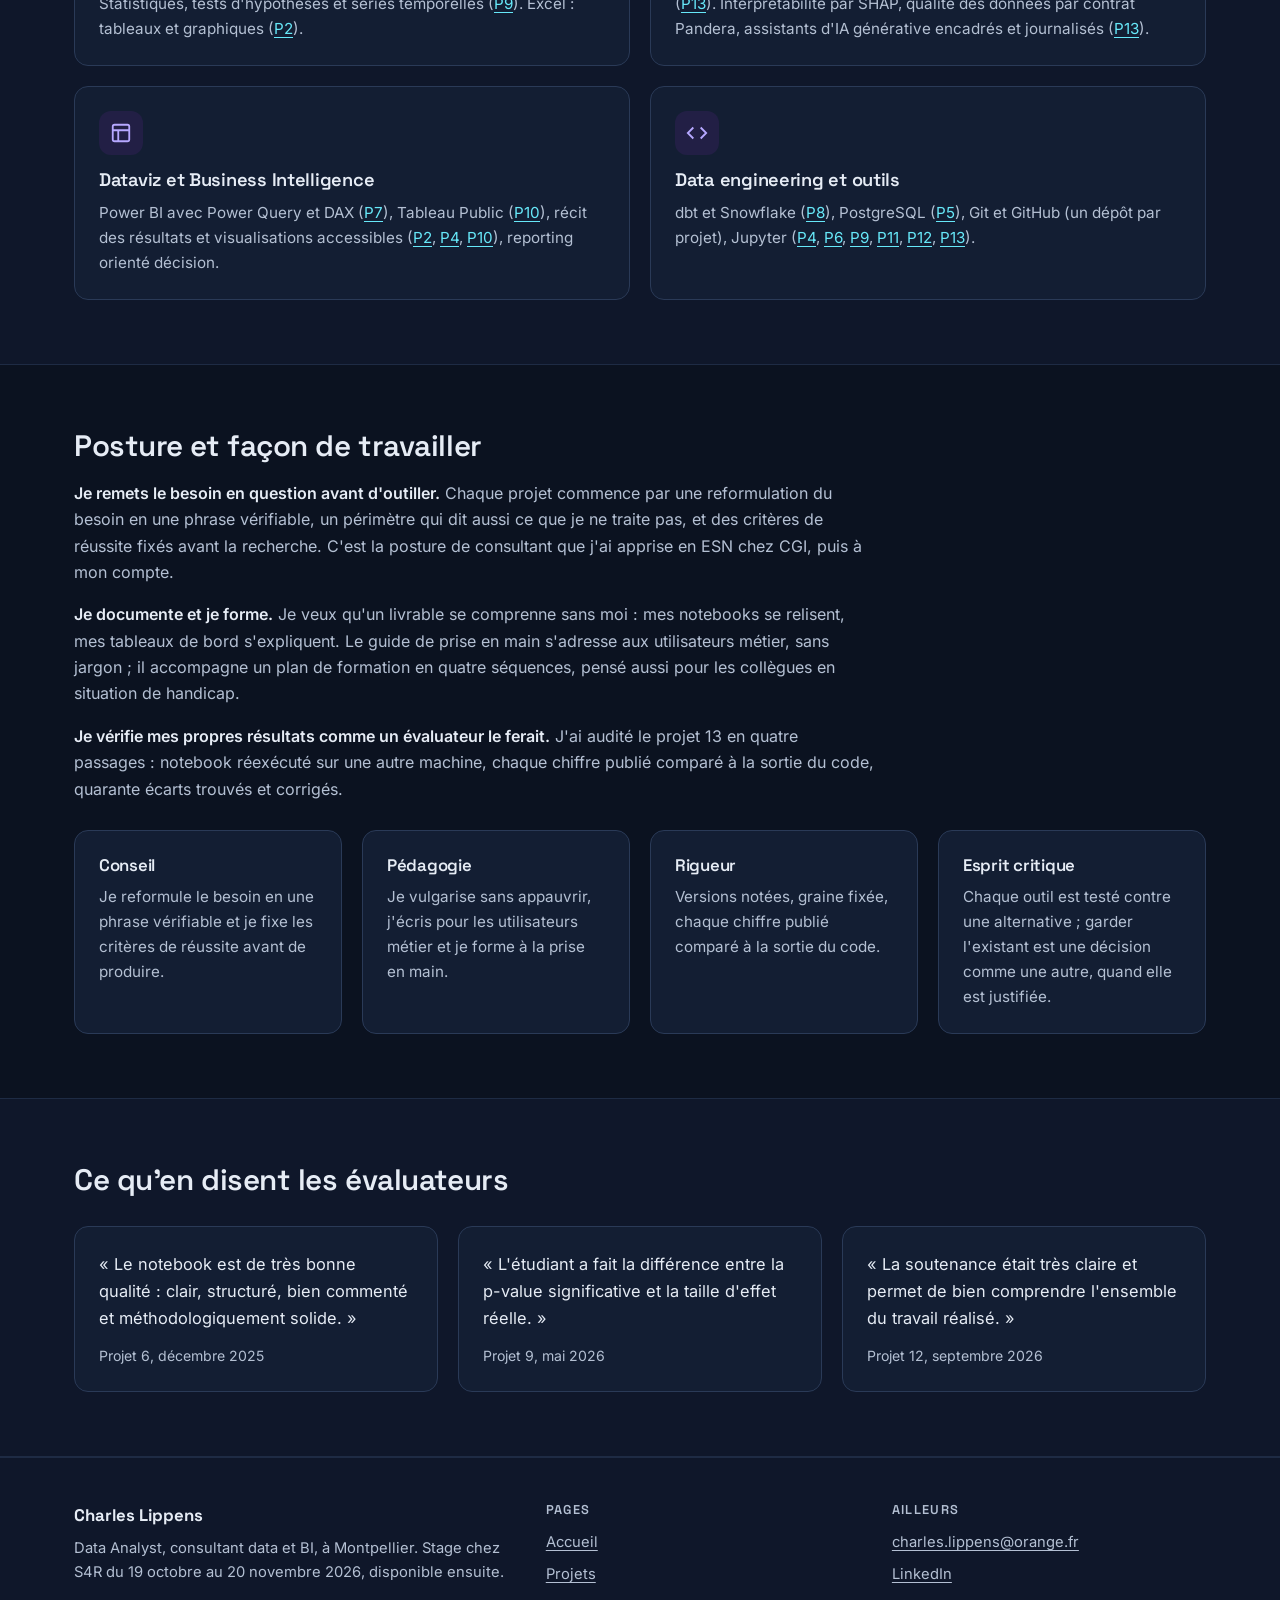
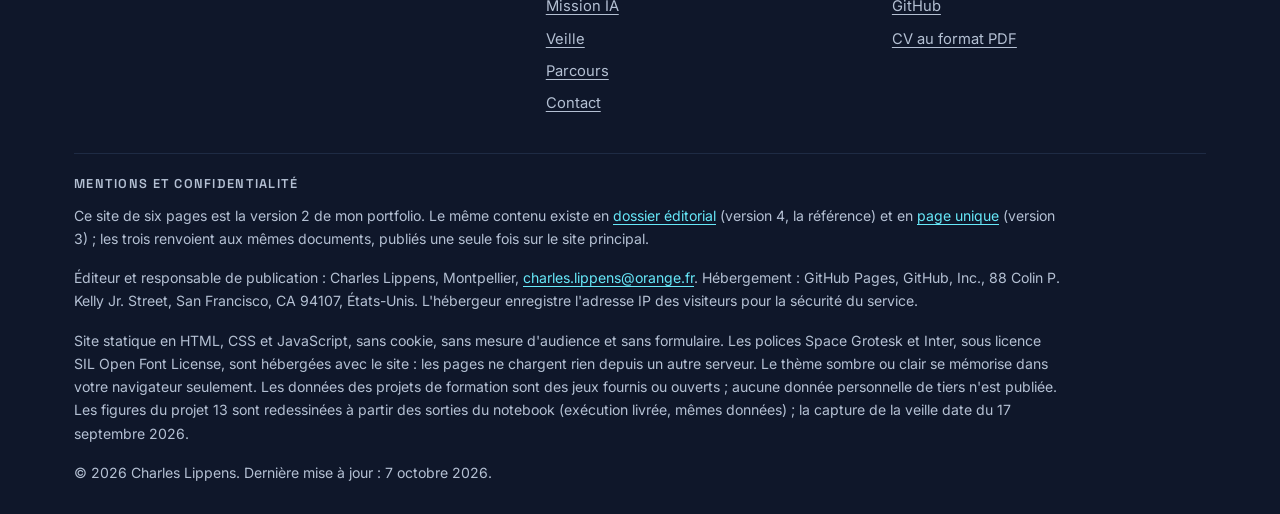
<file: parcours.html>
<!DOCTYPE html>
<html lang="fr">
<head>
  <meta charset="UTF-8">
  <meta name="viewport" content="width=device-width, initial-scale=1">
  <title>Parcours et compétences, Charles Lippens</title>
  <meta name="description" content="Parcours de Charles Lippens : plus de dix ans dans les systèmes d'information, puis la donnée. Compétences reliées à leurs preuves, posture, avis des évaluateurs.">
  <meta name="author" content="Charles Lippens">
  <meta name="theme-color" content="#0B1220">
  <link rel="canonical" href="https://charleslippensdata.github.io/portfolio-v2/parcours.html">
  <meta property="og:type" content="website">
  <meta property="og:site_name" content="Charles Lippens, Data Analyst">
  <meta property="og:locale" content="fr_FR">
  <meta property="og:title" content="Parcours et compétences, Charles Lippens">
  <meta property="og:description" content="Parcours de Charles Lippens : plus de dix ans dans les systèmes d'information, puis la donnée. Compétences reliées à leurs preuves, posture, avis des évaluateurs.">
  <meta property="og:url" content="https://charleslippensdata.github.io/portfolio-v2/parcours.html">
  <meta property="og:image" content="https://charleslippensdata.github.io/assets/img/og-image.png">
  <meta property="og:image:width" content="1200">
  <meta property="og:image:height" content="630">
  <meta property="og:image:alt" content="Charles Lippens, Data Analyst">
  <meta name="twitter:card" content="summary_large_image">
  <link rel="icon" href="assets/img/favicon-192.png" type="image/png" sizes="192x192">
  <link rel="apple-touch-icon" href="assets/img/favicon-192.png">
  <link rel="preload" href="assets/fonts/inter-latin-wght-normal.woff2" as="font" type="font/woff2" crossorigin>
  <link rel="preload" href="assets/fonts/space-grotesk-latin-700-normal.woff2" as="font" type="font/woff2" crossorigin>
  <script>(function(){var t="dark";try{var s=localStorage.getItem("pf-v2-theme");if(s==="dark"||s==="light"){t=s;}}catch(e){}document.documentElement.setAttribute("data-theme",t);})();</script>
  <link rel="stylesheet" href="assets/style.css">
  <script src="assets/app.js" defer></script>
</head>
<body>
<a class="saut" href="#contenu">Aller au contenu</a>
<header class="entete">
  <div class="entete-inner">
    <a class="marque" href="index.html"><span class="logo" aria-hidden="true">CL</span><span class="marque-texte">Charles Lippens<small>Data Analyst, consultant data et BI</small></span></a>
    <button class="bouton-icone burger" id="burger" type="button" aria-expanded="false" aria-controls="menu"><span class="burger-barres" aria-hidden="true"><span></span><span></span><span></span></span><span class="vh">Menu</span></button>
    <nav class="nav" aria-label="Navigation principale">
      <ul class="menu" id="menu">
        <li><a href="index.html">Accueil</a></li>
        <li><a href="projets.html">Projets</a></li>
        <li><a href="mission-ia.html">Mission IA</a></li>
        <li><a href="veille.html">Veille</a></li>
        <li><a href="parcours.html" aria-current="page">Parcours</a></li>
        <li><a href="contact.html">Contact</a></li>
      </ul>
    </nav>
    <button class="bouton-icone theme-toggle" type="button" aria-pressed="true" title="Thème sombre ou clair"><svg class="ico-lune" viewBox="0 0 24 24" fill="none" stroke="currentColor" stroke-width="2" stroke-linecap="round" stroke-linejoin="round" aria-hidden="true"><path d="M21 12.8A9 9 0 1 1 11.2 3a7 7 0 0 0 9.8 9.8z"/></svg><svg class="ico-soleil" viewBox="0 0 24 24" fill="none" stroke="currentColor" stroke-width="2" stroke-linecap="round" aria-hidden="true"><circle cx="12" cy="12" r="4"/><path d="M12 2v2M12 20v2M4.9 4.9l1.4 1.4M17.7 17.7l1.4 1.4M2 12h2M20 12h2M4.9 19.1l1.4-1.4M17.7 6.3l1.4-1.4"/></svg><span class="vh">Thème sombre</span></button>
  </div>
</header>

<main id="contenu" tabindex="-1">
  <div class="tete-page">
    <div class="conteneur">
      <p class="eyebrow">Parcours et compétences</p>
      <h1>Plus de dix ans de systèmes d'information, puis la donnée</h1>
      <p class="lead">En entreprise, j'ai maintenu des ERP, administré des parcs, développé des applications et conseillé des clients. L'analyse de données prolonge ce parcours, avec la même posture de conseil.</p>
    </div>
  </div>

  <section class="section section--serree" aria-labelledby="parcours-titre">
    <div class="conteneur parcours-grille">
      <div>
        <h2 id="parcours-titre">Parcours</h2>
        <ol class="frise liste-nue">
        <li><p class="periode">2025 à 2026</p><h3>Data Analyst, parcours certifiant, OpenClassrooms</h3><p>Douze projets validés en soutenance ; stage de consultant data et BI chez S4R du 19 octobre au 20 novembre 2026.</p></li>
        <li><p class="periode">2024</p><h3>Consultant support et systèmes informatiques, HRC Hardware Ressource Consulting, Le Crès</h3><p>Support et conseil technique de niveaux 1 et 2, parcs, réseaux et serveurs, plans de sauvegarde, documentation.</p></li>
        <li><p class="periode">2021 à 2023</p><h3>Développeur full-stack et consultant en services informatiques, à mon compte</h3><p>Sites et applications web pour des clients : interfaces, back-end, bases de données ; projets soutenus devant un jury, titre RNCP de niveau 6 (parcours développeur full-stack d'OpenClassrooms). Prestations de services et de conseil informatique (matériels, logiciels, réseaux, cloud) pour des particuliers et des professionnels, du diagnostic à la livraison.</p></li>
        <li><p class="periode">2013 à 2020</p><h3>Ingénieur consultant des technologies de l'information, CGI, Montpellier</h3><p>Tierce maintenance applicative d'un ERP et d'un CRM grand compte : analyse, fiabilisation et correction d'anomalies de données ; extractions et traitements automatisés par scripts.</p></li>
        <li><p class="periode">2013</p><h3>Consultant BI et GED, Labosud, Saint-Aunès</h3><p>Reporting et indicateurs décisionnels pour le service qualité, formation des utilisateurs.</p></li>
        </ol>
      </div>
      <div class="parcours-cote">
        <div class="carte">
          <h2 id="formation-titre">Formation</h2>
          <p>Data Analyst, OpenClassrooms, titre RNCP de niveau 6 en cours de certification ; développeur full-stack, OpenClassrooms, titre RNCP de niveau 6, 2021 à 2022 ; Master 2 management des technologies de l'information et de la décision, Montpellier Business School en partenariat avec l'IAE de Montpellier, 2015.</p>
        </div>
        <div class="carte">
          <h2 id="langues-titre">Langues</h2>
          <p>Français, langue maternelle ; anglais professionnel, lecture technique courante ; espagnol, notions.</p>
        </div>
        <p><a class="btn btn-contour" href="https://charleslippensdata.github.io/livrables/CV_Charles_Lippens.pdf" target="_blank" rel="noopener"><svg viewBox="0 0 24 24" fill="none" stroke="currentColor" stroke-width="2" aria-hidden="true"><path d="M14 3H7a2 2 0 0 0-2 2v14a2 2 0 0 0 2 2h10a2 2 0 0 0 2-2V8z"/><path d="M14 3v5h5M9 13h6M9 17h6"/></svg>Voir le CV (PDF)<span class="vh"> (nouvel onglet)</span></a></p>
      </div>
    </div>
  </section>

  <section class="section section--alt" aria-labelledby="competences-titre">
    <div class="conteneur">
      <div class="section-tete">
        <h2 id="competences-titre">Ce que je sais faire, et où je l'ai prouvé</h2>
        <p>Chaque compétence renvoie à au moins un projet du registre ; aucune n'est déclarée sans preuve.</p>
      </div>
      <ul class="grille grille-2 liste-nue">
        <li class="carte competence"><span class="ico-carte" aria-hidden="true"><svg viewBox="0 0 24 24" fill="none" stroke="currentColor" stroke-width="2" aria-hidden="true"><ellipse cx="12" cy="5" rx="8" ry="3"/><path d="M4 5v6c0 1.7 3.6 3 8 3s8-1.3 8-3V5M4 11v6c0 1.7 3.6 3 8 3s8-1.3 8-3v-6"/></svg></span><h3>Langages et données</h3><p>SQL (PostgreSQL, MySQL, Snowflake), modélisation relationnelle et dictionnaire de données (<a href="projets.html#p3">P3</a>, <a href="projets.html#p5">P5</a>). Python avec pandas et NumPy (<a href="projets.html#p4">P4</a>, <a href="projets.html#p6">P6</a>, <a href="projets.html#p9">P9</a>, <a href="projets.html#p11">P11</a>, <a href="projets.html#p12">P12</a>), Polars et DuckDB évalués sur banc d'essai (<a href="projets.html#p13">P13</a>). Statistiques, tests d'hypothèses et séries temporelles (<a href="projets.html#p9">P9</a>). Excel : tableaux et graphiques (<a href="projets.html#p2">P2</a>).</p></li>
        <li class="carte competence"><span class="ico-carte" aria-hidden="true"><svg viewBox="0 0 24 24" fill="none" stroke="currentColor" stroke-width="2" aria-hidden="true"><path d="M12 2a10 10 0 1 0 10 10"/><path d="M12 2v10l7 7"/><circle cx="12" cy="12" r="2.5"/></svg></span><h3>Machine learning et intelligence artificielle</h3><p>scikit-learn : analyse en composantes principales, classification hiérarchique et K-Means (<a href="projets.html#p11">P11</a>), régression logistique, k plus proches voisins, random forest (<a href="projets.html#p12">P12</a>), Isolation Forest et gradient boosting (<a href="projets.html#p13">P13</a>). Interprétabilité par SHAP, qualité des données par contrat Pandera, assistants d'IA générative encadrés et journalisés (<a href="projets.html#p13">P13</a>).</p></li>
        <li class="carte competence"><span class="ico-carte" aria-hidden="true"><svg viewBox="0 0 24 24" fill="none" stroke="currentColor" stroke-width="2" aria-hidden="true"><rect x="3" y="3" width="18" height="18" rx="2"/><path d="M3 9h18M9 21V9"/></svg></span><h3>Dataviz et Business Intelligence</h3><p>Power BI avec Power Query et DAX (<a href="projets.html#p7">P7</a>), Tableau Public (<a href="projets.html#p10">P10</a>), récit des résultats et visualisations accessibles (<a href="projets.html#p2">P2</a>, <a href="projets.html#p4">P4</a>, <a href="projets.html#p10">P10</a>), reporting orienté décision.</p></li>
        <li class="carte competence"><span class="ico-carte" aria-hidden="true"><svg viewBox="0 0 24 24" fill="none" stroke="currentColor" stroke-width="2" aria-hidden="true"><path d="M16 18l6-6-6-6M8 6l-6 6 6 6"/></svg></span><h3>Data engineering et outils</h3><p>dbt et Snowflake (<a href="projets.html#p8">P8</a>), PostgreSQL (<a href="projets.html#p5">P5</a>), Git et GitHub (un dépôt par projet), Jupyter (<a href="projets.html#p4">P4</a>, <a href="projets.html#p6">P6</a>, <a href="projets.html#p9">P9</a>, <a href="projets.html#p11">P11</a>, <a href="projets.html#p12">P12</a>, <a href="projets.html#p13">P13</a>).</p></li>
      </ul>
    </div>
  </section>

  <section class="section" id="posture" aria-labelledby="facon-titre">
    <div class="conteneur">
      <div class="section-tete etroit-gauche">
        <h2 id="facon-titre">Posture et façon de travailler</h2>
        <p><strong>Je remets le besoin en question avant d'outiller.</strong> Chaque projet commence par une reformulation du besoin en une phrase vérifiable, un périmètre qui dit aussi ce que je ne traite pas, et des critères de réussite fixés avant la recherche. C'est la posture de consultant que j'ai apprise en ESN chez CGI, puis à mon compte.</p>
        <p><strong>Je documente et je forme.</strong> Je veux qu'un livrable se comprenne sans moi : mes notebooks se relisent, mes tableaux de bord s'expliquent. Le guide de prise en main s'adresse aux utilisateurs métier, sans jargon ; il accompagne un plan de formation en quatre séquences, pensé aussi pour les collègues en situation de handicap.</p>
        <p><strong>Je vérifie mes propres résultats comme un évaluateur le ferait.</strong> J'ai audité le projet 13 en quatre passages : notebook réexécuté sur une autre machine, chaque chiffre publié comparé à la sortie du code, quarante écarts trouvés et corrigés.</p>
      </div>
      <ul class="grille grille-4 liste-nue">
        <li class="carte posture"><h3>Conseil</h3><p>Je reformule le besoin en une phrase vérifiable et je fixe les critères de réussite avant de produire.</p></li>
        <li class="carte posture"><h3>Pédagogie</h3><p>Je vulgarise sans appauvrir, j'écris pour les utilisateurs métier et je forme à la prise en main.</p></li>
        <li class="carte posture"><h3>Rigueur</h3><p>Versions notées, graine fixée, chaque chiffre publié comparé à la sortie du code.</p></li>
        <li class="carte posture"><h3>Esprit critique</h3><p>Chaque outil est testé contre une alternative ; garder l'existant est une décision comme une autre, quand elle est justifiée.</p></li>
      </ul>
    </div>
  </section>

  <section class="section section--alt" aria-labelledby="avis-titre">
    <div class="conteneur">
      <div class="section-tete">
        <h2 id="avis-titre">Ce qu'en disent les évaluateurs</h2>
      </div>
      <div class="grille grille-3">
        <figure class="carte avis"><blockquote><p>« Le notebook est de très bonne qualité : clair, structuré, bien commenté et méthodologiquement solide. »</p></blockquote><figcaption>Projet 6, décembre 2025</figcaption></figure>
        <figure class="carte avis"><blockquote><p>« L'étudiant a fait la différence entre la p-value significative et la taille d'effet réelle. »</p></blockquote><figcaption>Projet 9, mai 2026</figcaption></figure>
        <figure class="carte avis"><blockquote><p>« La soutenance était très claire et permet de bien comprendre l'ensemble du travail réalisé. »</p></blockquote><figcaption>Projet 12, septembre 2026</figcaption></figure>
      </div>
    </div>
  </section>
</main>

<footer class="pied">
  <div class="conteneur">
    <div class="pied-grille">
      <div class="pied-marque">
        <p class="pied-nom">Charles Lippens</p>
        <p>Data Analyst, consultant data et BI, à Montpellier. Stage chez S4R du 19 octobre au 20 novembre 2026, disponible ensuite.</p>
      </div>
      <nav class="pied-bloc" aria-label="Pages du site">
        <h2>Pages</h2>
        <ul>
          <li><a href="index.html">Accueil</a></li>
          <li><a href="projets.html">Projets</a></li>
          <li><a href="mission-ia.html">Mission IA</a></li>
          <li><a href="veille.html">Veille</a></li>
          <li><a href="parcours.html">Parcours</a></li>
          <li><a href="contact.html">Contact</a></li>
        </ul>
      </nav>
      <div class="pied-bloc">
        <h2>Ailleurs</h2>
        <ul>
          <li><a href="mailto:charles.lippens@orange.fr">charles.lippens@orange.fr</a></li>
          <li><a href="https://www.linkedin.com/in/charleslippens/" target="_blank" rel="noopener">LinkedIn<span class="vh"> (nouvel onglet)</span></a></li>
          <li><a href="https://github.com/CharlesLippensData" target="_blank" rel="noopener">GitHub<span class="vh"> (nouvel onglet)</span></a></li>
          <li><a href="https://charleslippensdata.github.io/livrables/CV_Charles_Lippens.pdf" target="_blank" rel="noopener">CV au format PDF<span class="vh"> (nouvel onglet)</span></a></li>
        </ul>
      </div>
    </div>
    <div class="mentions">
      <h2>Mentions et confidentialité</h2>
      <p>Ce site de six pages est la version 2 de mon portfolio. Le même contenu existe en <a href="https://charleslippensdata.github.io/">dossier éditorial</a> (version 4, la référence) et en <a href="https://charleslippensdata.github.io/portfolio-v3/">page unique</a> (version 3) ; les trois renvoient aux mêmes documents, publiés une seule fois sur le site principal.</p>
      <p>Éditeur et responsable de publication : Charles Lippens, Montpellier, <a href="mailto:charles.lippens@orange.fr">charles.lippens@orange.fr</a>. Hébergement : GitHub Pages, GitHub, Inc., 88 Colin P. Kelly Jr. Street, San Francisco, CA 94107, États-Unis. L'hébergeur enregistre l'adresse IP des visiteurs pour la sécurité du service.</p>
      <p>Site statique en HTML, CSS et JavaScript, sans cookie, sans mesure d'audience et sans formulaire. Les polices Space Grotesk et Inter, sous licence SIL Open Font License, sont hébergées avec le site : les pages ne chargent rien depuis un autre serveur. Le thème sombre ou clair se mémorise dans votre navigateur seulement. Les données des projets de formation sont des jeux fournis ou ouverts ; aucune donnée personnelle de tiers n'est publiée. Les figures du projet 13 sont redessinées à partir des sorties du notebook (exécution livrée, mêmes données) ; la capture de la veille date du 17 septembre 2026.</p>
      <p>© 2026 Charles Lippens. Dernière mise à jour : 7 octobre 2026.</p>
    </div>
  </div>
</footer>
</body>
</html>
</file>
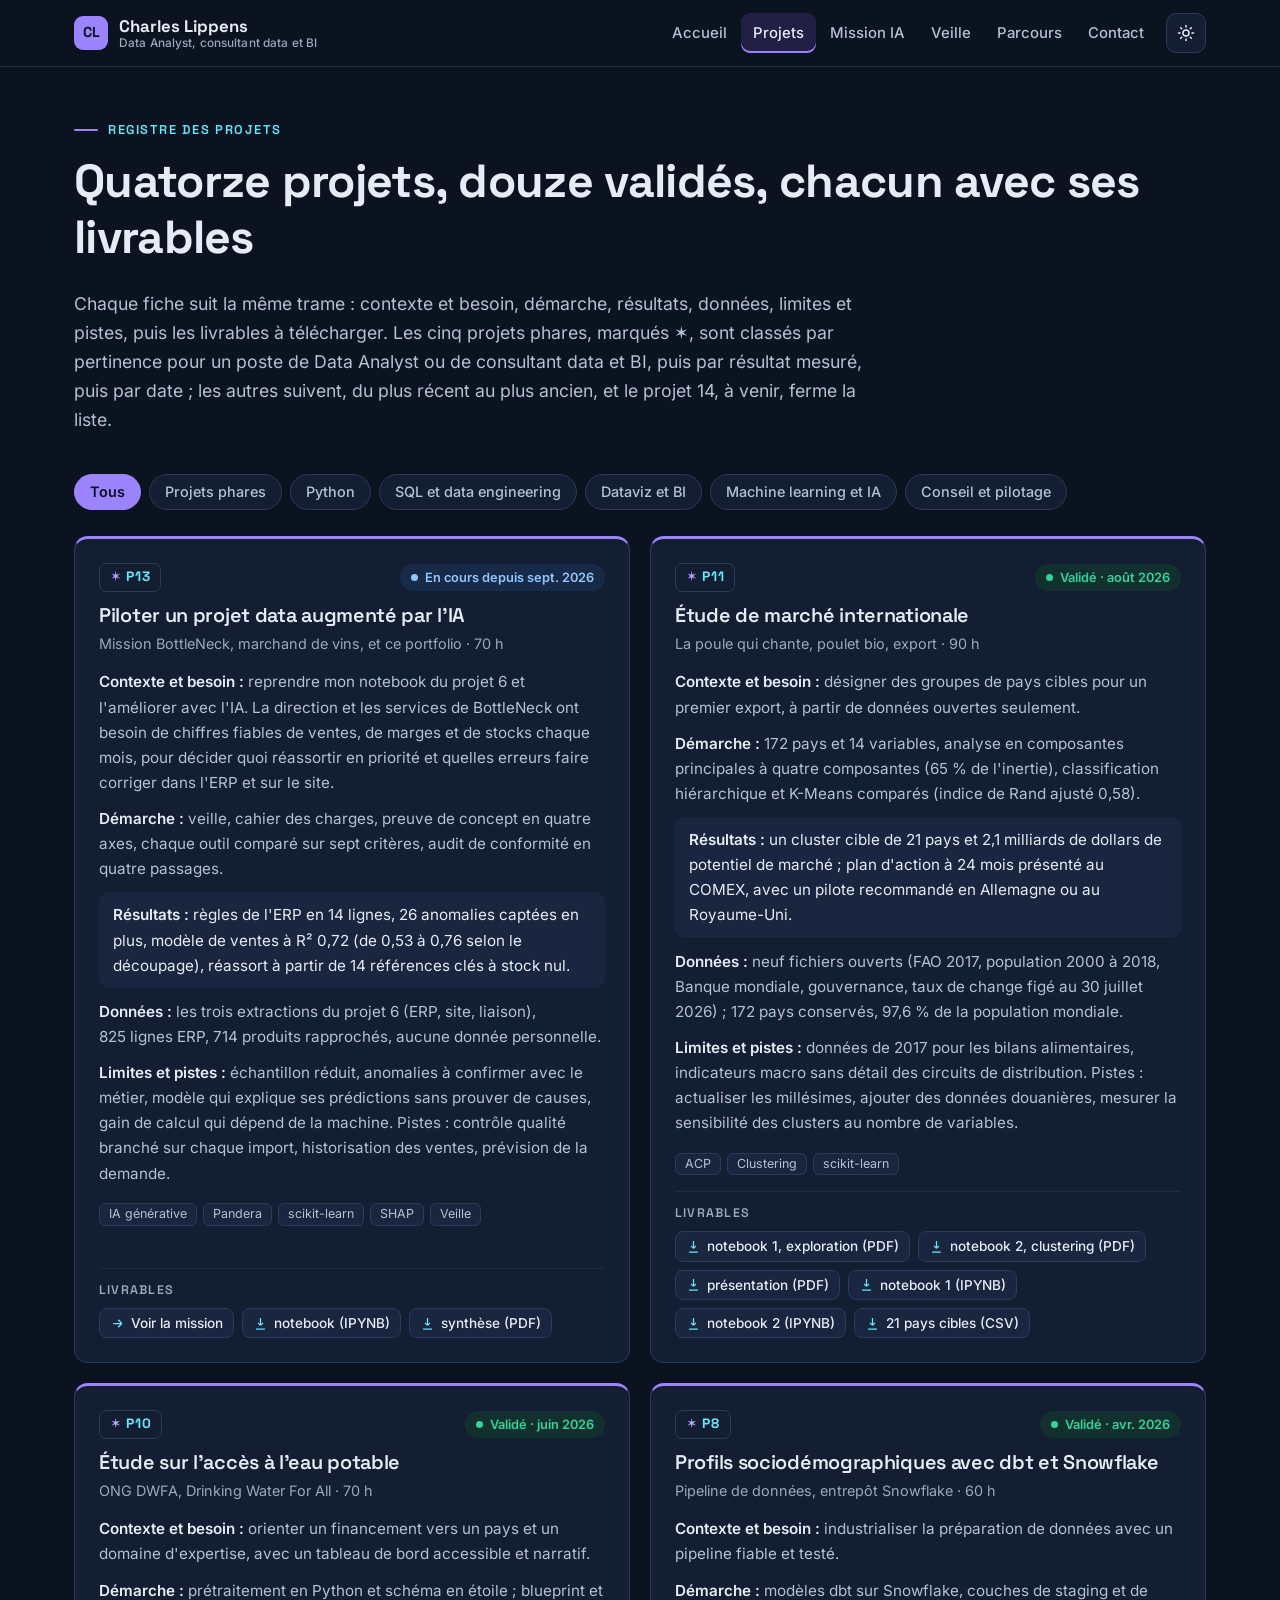
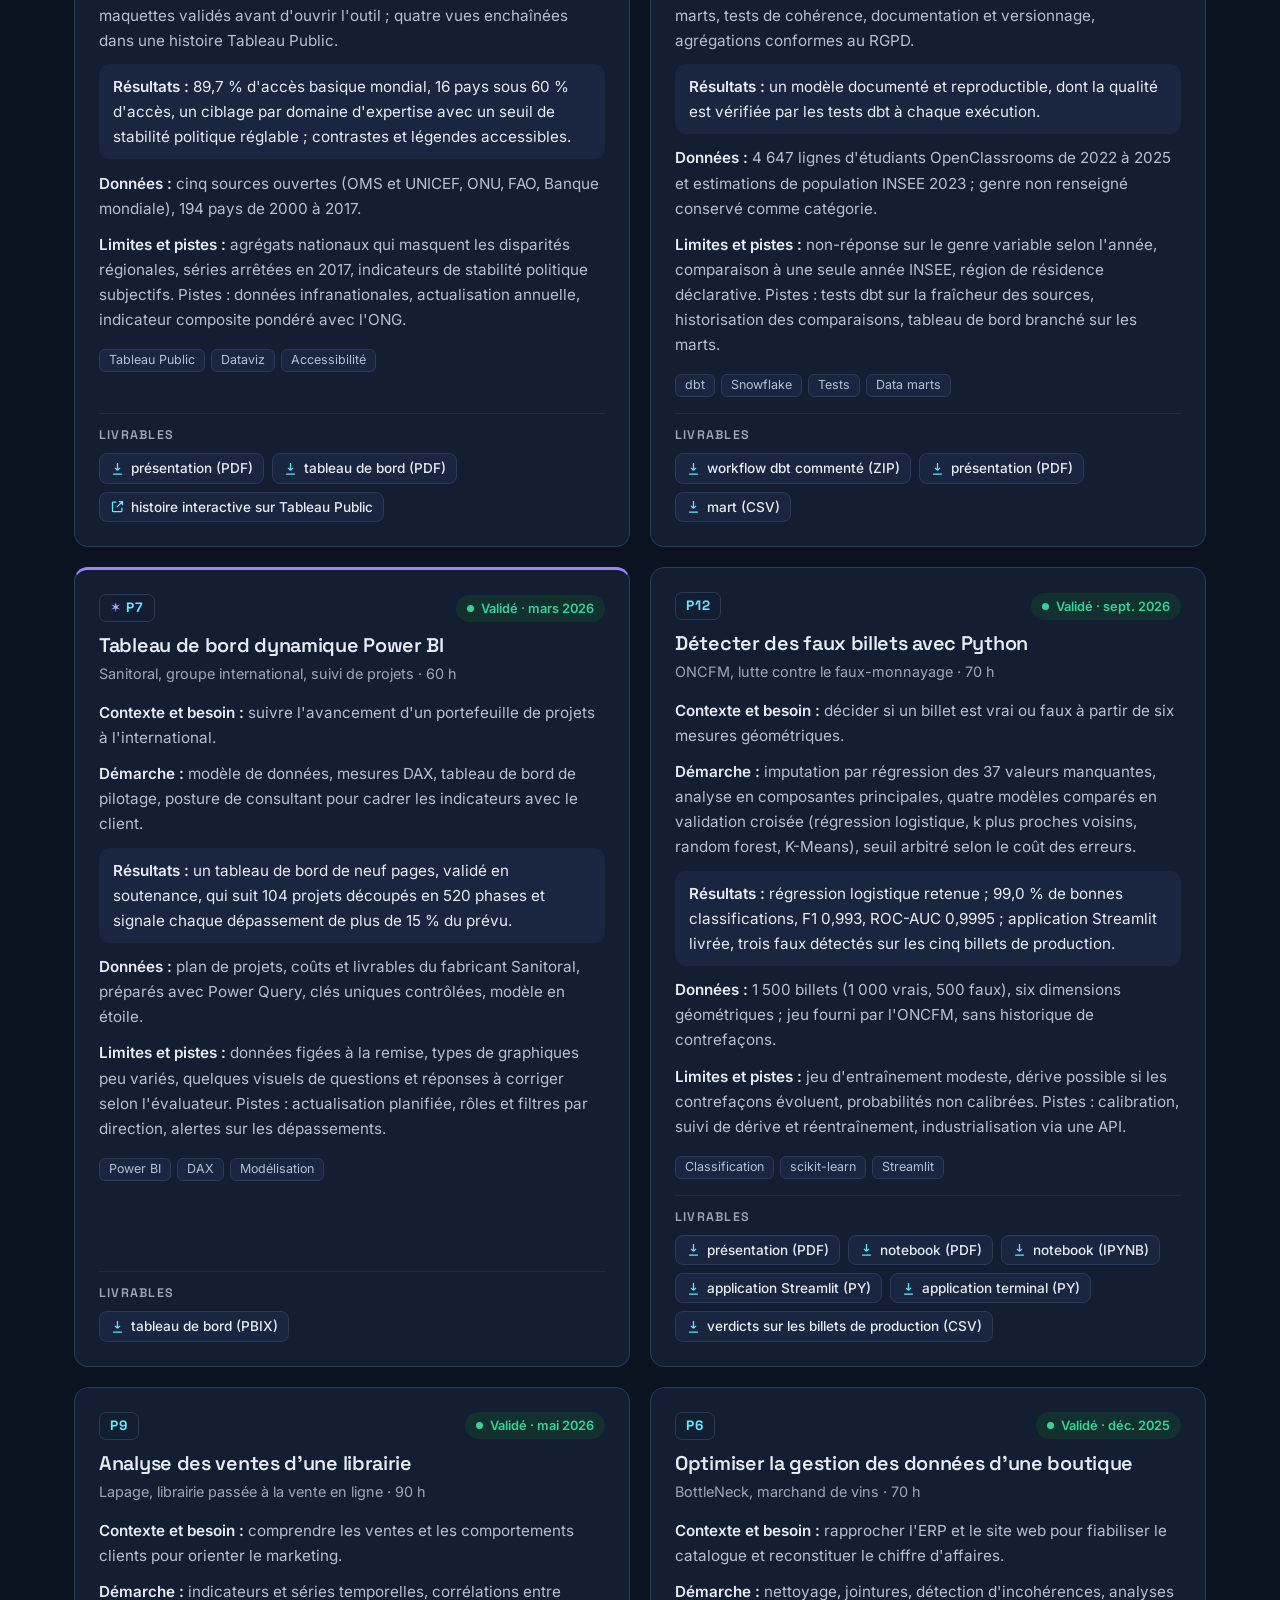
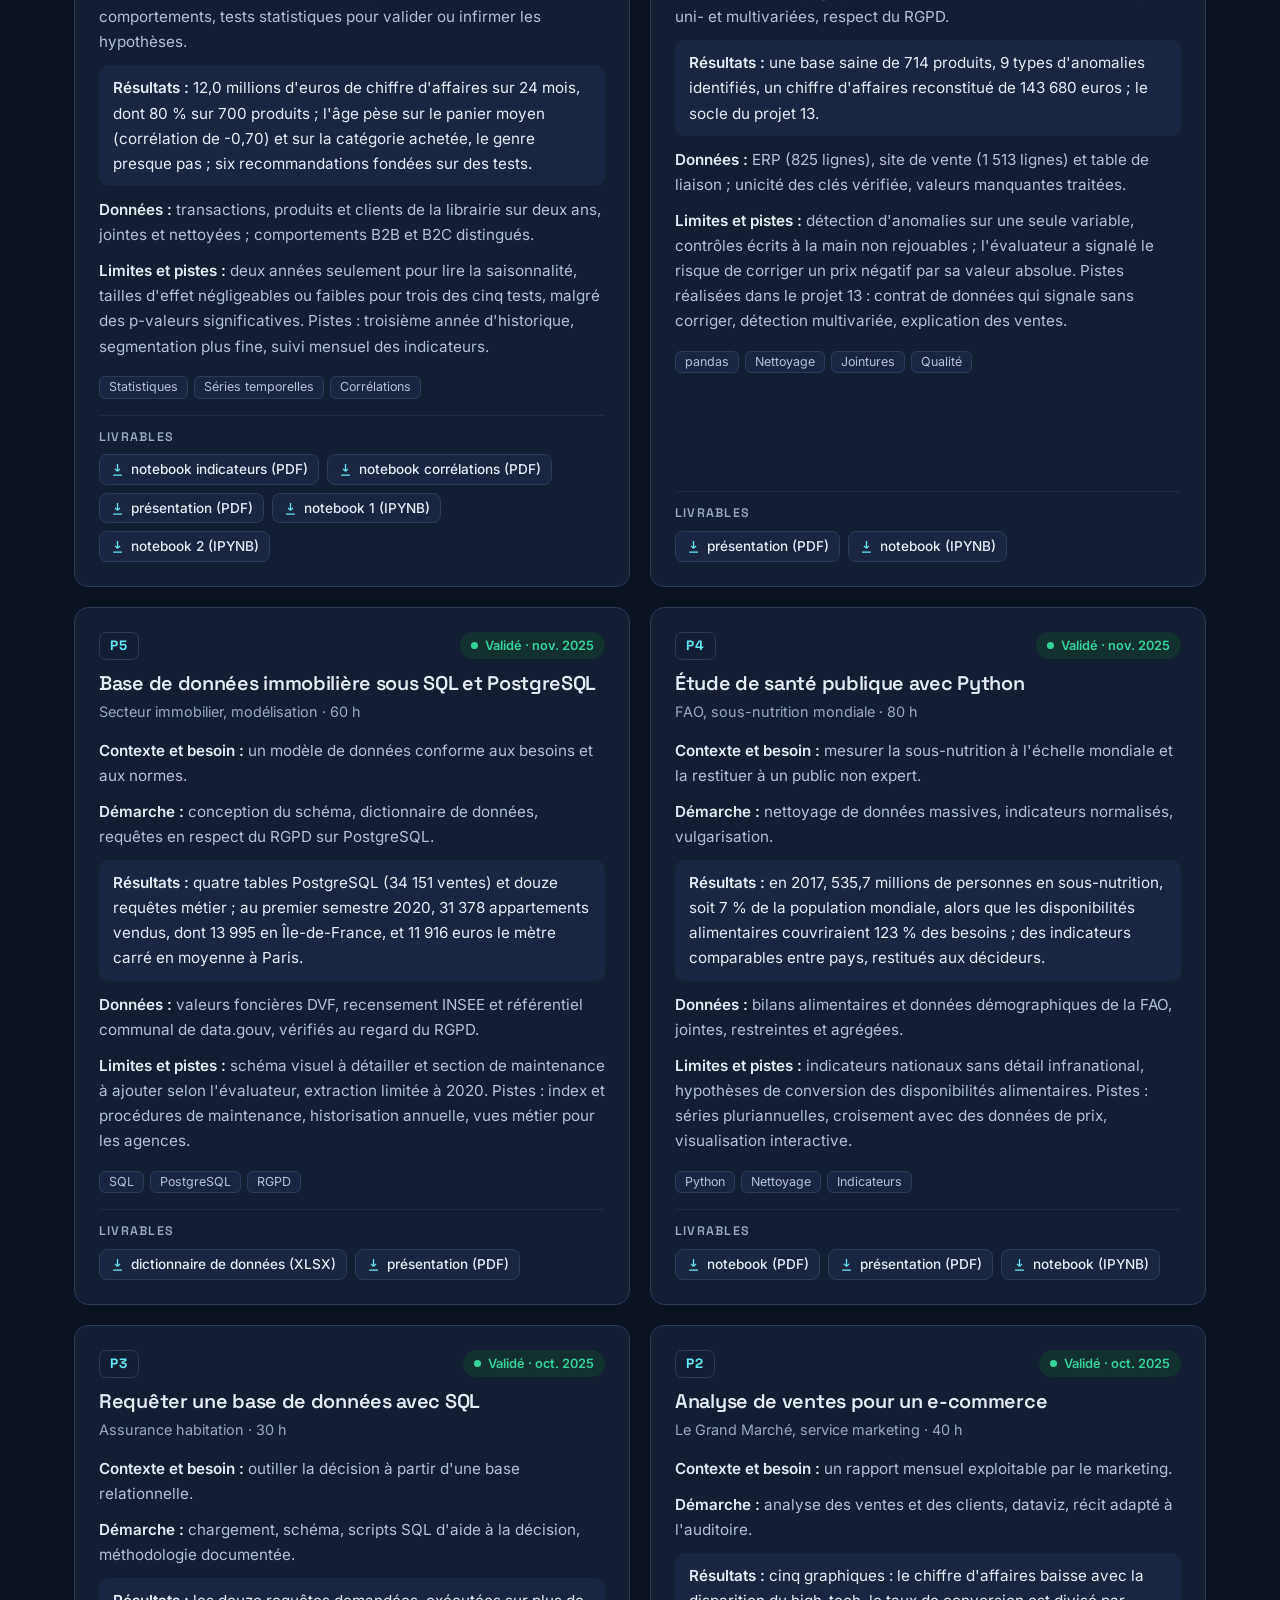
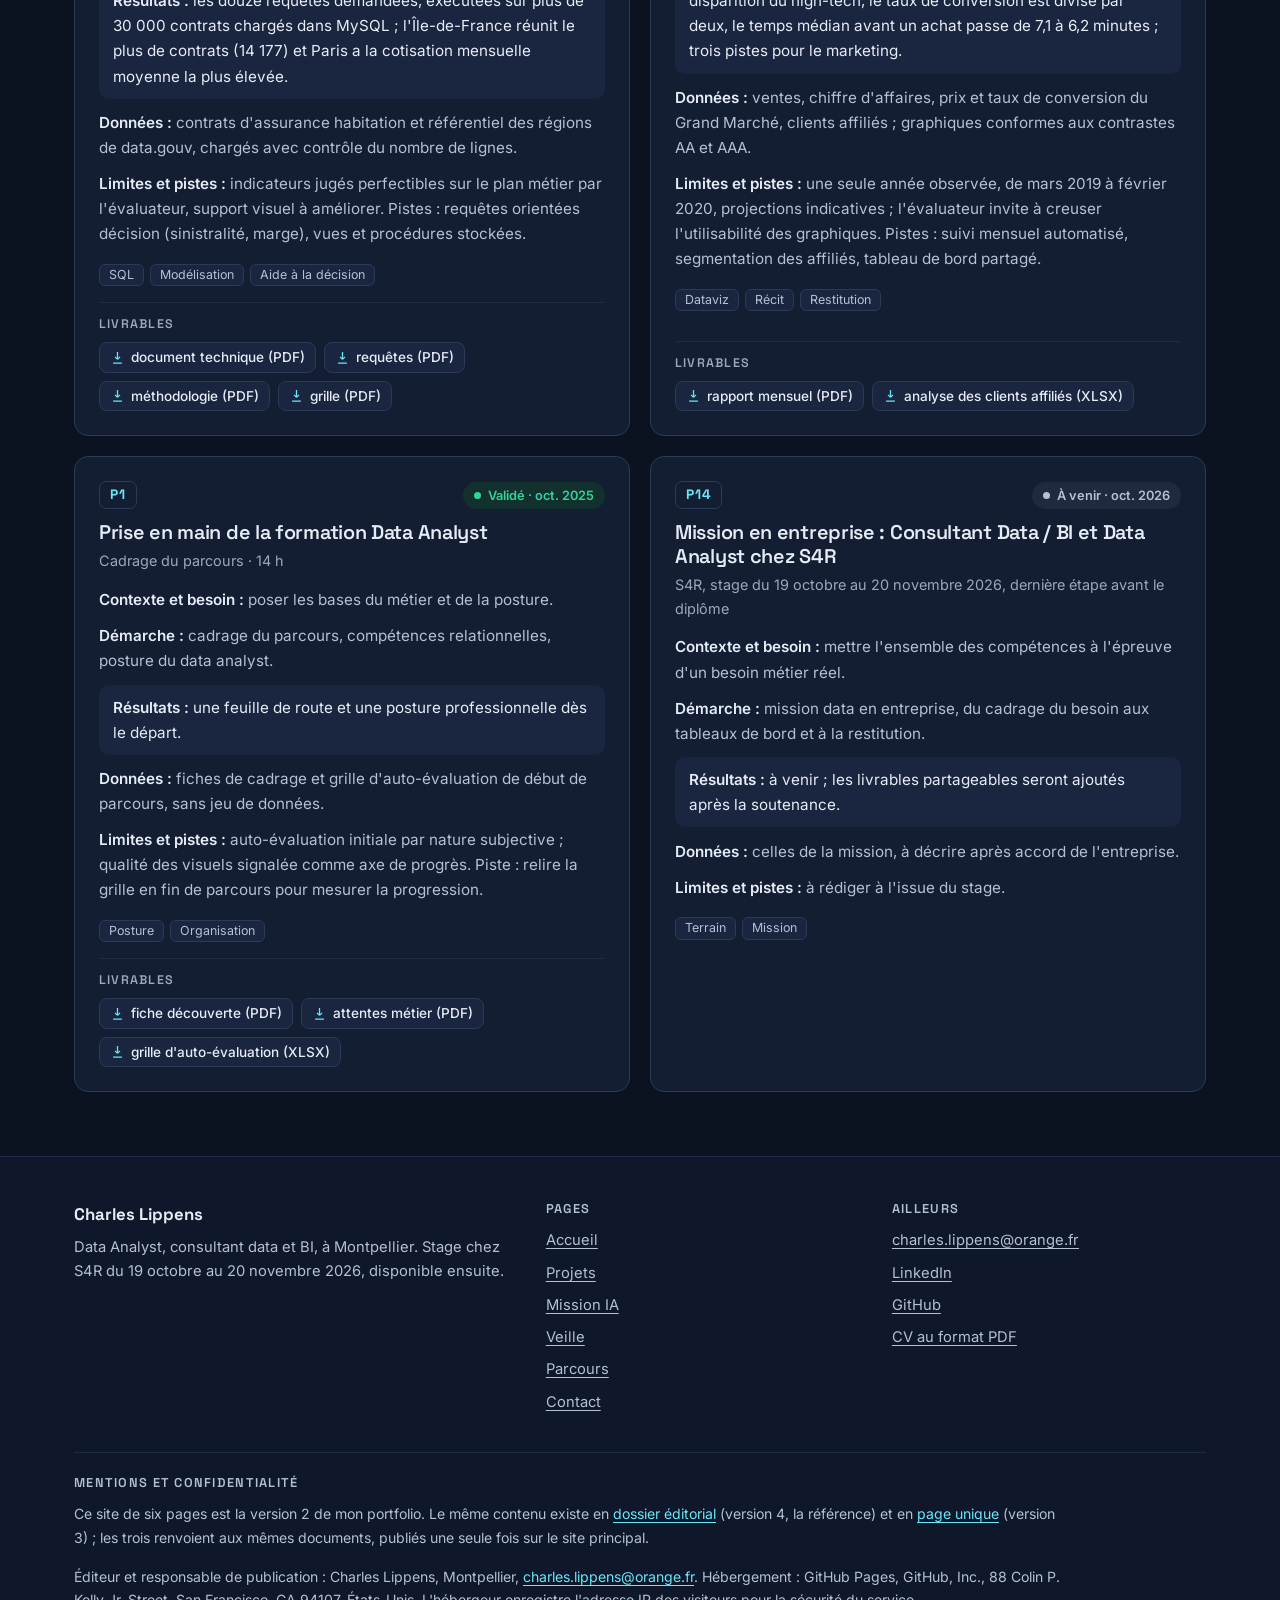
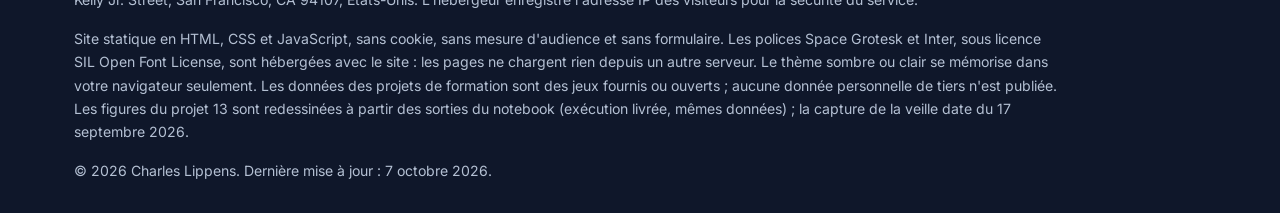
<file: projets.html>
<!DOCTYPE html>
<html lang="fr">
<head>
  <meta charset="UTF-8">
  <meta name="viewport" content="width=device-width, initial-scale=1">
  <title>Quatorze projets de data analyse, Charles Lippens</title>
  <meta name="description" content="Les quatorze projets du parcours Data Analyst de Charles Lippens, douze validés : contexte et besoin, démarche, résultats, données, limites et pistes, livrables.">
  <meta name="author" content="Charles Lippens">
  <meta name="theme-color" content="#0B1220">
  <link rel="canonical" href="https://charleslippensdata.github.io/portfolio-v2/projets.html">
  <meta property="og:type" content="website">
  <meta property="og:site_name" content="Charles Lippens, Data Analyst">
  <meta property="og:locale" content="fr_FR">
  <meta property="og:title" content="Quatorze projets de data analyse, Charles Lippens">
  <meta property="og:description" content="Les quatorze projets du parcours Data Analyst de Charles Lippens, douze validés : contexte et besoin, démarche, résultats, données, limites et pistes, livrables.">
  <meta property="og:url" content="https://charleslippensdata.github.io/portfolio-v2/projets.html">
  <meta property="og:image" content="https://charleslippensdata.github.io/assets/img/og-image.png">
  <meta property="og:image:width" content="1200">
  <meta property="og:image:height" content="630">
  <meta property="og:image:alt" content="Charles Lippens, Data Analyst">
  <meta name="twitter:card" content="summary_large_image">
  <link rel="icon" href="assets/img/favicon-192.png" type="image/png" sizes="192x192">
  <link rel="apple-touch-icon" href="assets/img/favicon-192.png">
  <link rel="preload" href="assets/fonts/inter-latin-wght-normal.woff2" as="font" type="font/woff2" crossorigin>
  <link rel="preload" href="assets/fonts/space-grotesk-latin-700-normal.woff2" as="font" type="font/woff2" crossorigin>
  <script>(function(){var t="dark";try{var s=localStorage.getItem("pf-v2-theme");if(s==="dark"||s==="light"){t=s;}}catch(e){}document.documentElement.setAttribute("data-theme",t);})();</script>
  <link rel="stylesheet" href="assets/style.css">
  <script src="assets/app.js" defer></script>
</head>
<body>
<a class="saut" href="#contenu">Aller au contenu</a>
<header class="entete">
  <div class="entete-inner">
    <a class="marque" href="index.html"><span class="logo" aria-hidden="true">CL</span><span class="marque-texte">Charles Lippens<small>Data Analyst, consultant data et BI</small></span></a>
    <button class="bouton-icone burger" id="burger" type="button" aria-expanded="false" aria-controls="menu"><span class="burger-barres" aria-hidden="true"><span></span><span></span><span></span></span><span class="vh">Menu</span></button>
    <nav class="nav" aria-label="Navigation principale">
      <ul class="menu" id="menu">
        <li><a href="index.html">Accueil</a></li>
        <li><a href="projets.html" aria-current="page">Projets</a></li>
        <li><a href="mission-ia.html">Mission IA</a></li>
        <li><a href="veille.html">Veille</a></li>
        <li><a href="parcours.html">Parcours</a></li>
        <li><a href="contact.html">Contact</a></li>
      </ul>
    </nav>
    <button class="bouton-icone theme-toggle" type="button" aria-pressed="true" title="Thème sombre ou clair"><svg class="ico-lune" viewBox="0 0 24 24" fill="none" stroke="currentColor" stroke-width="2" stroke-linecap="round" stroke-linejoin="round" aria-hidden="true"><path d="M21 12.8A9 9 0 1 1 11.2 3a7 7 0 0 0 9.8 9.8z"/></svg><svg class="ico-soleil" viewBox="0 0 24 24" fill="none" stroke="currentColor" stroke-width="2" stroke-linecap="round" aria-hidden="true"><circle cx="12" cy="12" r="4"/><path d="M12 2v2M12 20v2M4.9 4.9l1.4 1.4M17.7 17.7l1.4 1.4M2 12h2M20 12h2M4.9 19.1l1.4-1.4M17.7 6.3l1.4-1.4"/></svg><span class="vh">Thème sombre</span></button>
  </div>
</header>

<main id="contenu" tabindex="-1">
  <div class="tete-page">
    <div class="conteneur">
      <p class="eyebrow">Registre des projets</p>
      <h1>Quatorze projets, douze validés, chacun avec ses livrables</h1>
      <p class="lead">Chaque fiche suit la même trame : contexte et besoin, démarche, résultats, données, limites et pistes, puis les livrables à télécharger. Les cinq projets phares, marqués ✶, sont classés par pertinence pour un poste de Data Analyst ou de consultant data et BI, puis par résultat mesuré, puis par date ; les autres suivent, du plus récent au plus ancien, et le projet 14, à venir, ferme la liste.</p>
    </div>
  </div>

  <section class="section section--serree" aria-label="Fiches des projets">
    <div class="conteneur">
      <div class="filtres" role="group" aria-label="Filtrer les projets par domaine">
        <button class="filtre" type="button" data-filtre="tous" aria-pressed="true">Tous</button>
        <button class="filtre" type="button" data-filtre="phare" aria-pressed="false">Projets phares</button>
        <button class="filtre" type="button" data-filtre="python" aria-pressed="false">Python</button>
        <button class="filtre" type="button" data-filtre="sql" aria-pressed="false">SQL et data engineering</button>
        <button class="filtre" type="button" data-filtre="dataviz" aria-pressed="false">Dataviz et BI</button>
        <button class="filtre" type="button" data-filtre="ml" aria-pressed="false">Machine learning et IA</button>
        <button class="filtre" type="button" data-filtre="conseil" aria-pressed="false">Conseil et pilotage</button>
      </div>
      <p class="vh" id="projets-compte" aria-live="polite"></p>
      <div class="grille-projets" id="grille-projets">
        <article class="projet is-phare" id="p13" data-cat="python ml conseil phare" aria-labelledby="p13-titre">
          <div class="projet-tete"><span class="projet-code"><span class="etoile" aria-hidden="true">✶</span> P13<span class="vh">, projet phare</span></span><span class="etat etat-cours">En cours depuis sept. 2026</span></div>
          <h2 id="p13-titre">Piloter un projet data augmenté par l'IA</h2>
          <p class="client">Mission BottleNeck, marchand de vins, et ce portfolio · 70 h</p>
          <p class="rubrique"><strong>Contexte et besoin :</strong> reprendre mon notebook du projet 6 et l'améliorer avec l'IA. La direction et les services de BottleNeck ont besoin de chiffres fiables de ventes, de marges et de stocks chaque mois, pour décider quoi réassortir en priorité et quelles erreurs faire corriger dans l'ERP et sur le site.</p>
          <p class="rubrique"><strong>Démarche :</strong> veille, cahier des charges, preuve de concept en quatre axes, chaque outil comparé sur sept critères, audit de conformité en quatre passages.</p>
          <p class="rubrique rubrique-resultats"><strong>Résultats :</strong> règles de l'ERP en 14 lignes, 26 anomalies captées en plus, modèle de ventes à R² 0,72 (de 0,53 à 0,76 selon le découpage), réassort à partir de 14 références clés à stock nul.</p>
          <p class="rubrique"><strong>Données :</strong> les trois extractions du projet 6 (ERP, site, liaison), 825 lignes ERP, 714 produits rapprochés, aucune donnée personnelle.</p>
          <p class="rubrique"><strong>Limites et pistes :</strong> échantillon réduit, anomalies à confirmer avec le métier, modèle qui explique ses prédictions sans prouver de causes, gain de calcul qui dépend de la machine. Pistes : contrôle qualité branché sur chaque import, historisation des ventes, prévision de la demande.</p>
          <ul class="tags" aria-label="Outils et thèmes"><li>IA générative</li><li>Pandera</li><li>scikit-learn</li><li>SHAP</li><li>Veille</li></ul>
          <div class="projet-livrables">
            <h3 class="mini-titre">Livrables</h3>
            <ul class="liens-dl"><li><a href="mission-ia.html"><svg viewBox="0 0 24 24" fill="none" stroke="currentColor" stroke-width="2" aria-hidden="true"><path d="M5 12h14m0 0-6-6m6 6-6 6"/></svg>Voir la mission</a></li><li><a href="https://charleslippensdata.github.io/livrables/Lippens_Charles_1_projet_ameliore_092026.ipynb" download><svg viewBox="0 0 24 24" fill="none" stroke="currentColor" stroke-width="2" aria-hidden="true"><path d="M12 3v12m0 0l-4-4m4 4l4-4M5 21h14"/></svg>notebook (IPYNB)</a></li><li><a href="https://charleslippensdata.github.io/livrables/Lippens_Charles_2_synthese_globale_092026.pdf" download><svg viewBox="0 0 24 24" fill="none" stroke="currentColor" stroke-width="2" aria-hidden="true"><path d="M12 3v12m0 0l-4-4m4 4l4-4M5 21h14"/></svg>synthèse (PDF)</a></li></ul>
          </div>
        </article>
        <article class="projet is-phare" id="p11" data-cat="python ml phare" aria-labelledby="p11-titre">
          <div class="projet-tete"><span class="projet-code"><span class="etoile" aria-hidden="true">✶</span> P11<span class="vh">, projet phare</span></span><span class="etat etat-valide">Validé · août 2026</span></div>
          <h2 id="p11-titre">Étude de marché internationale</h2>
          <p class="client">La poule qui chante, poulet bio, export · 90 h</p>
          <p class="rubrique"><strong>Contexte et besoin :</strong> désigner des groupes de pays cibles pour un premier export, à partir de données ouvertes seulement.</p>
          <p class="rubrique"><strong>Démarche :</strong> 172 pays et 14 variables, analyse en composantes principales à quatre composantes (65 % de l'inertie), classification hiérarchique et K-Means comparés (indice de Rand ajusté 0,58).</p>
          <p class="rubrique rubrique-resultats"><strong>Résultats :</strong> un cluster cible de 21 pays et 2,1 milliards de dollars de potentiel de marché ; plan d'action à 24 mois présenté au COMEX, avec un pilote recommandé en Allemagne ou au Royaume-Uni.</p>
          <p class="rubrique"><strong>Données :</strong> neuf fichiers ouverts (FAO 2017, population 2000 à 2018, Banque mondiale, gouvernance, taux de change figé au 30 juillet 2026) ; 172 pays conservés, 97,6 % de la population mondiale.</p>
          <p class="rubrique"><strong>Limites et pistes :</strong> données de 2017 pour les bilans alimentaires, indicateurs macro sans détail des circuits de distribution. Pistes : actualiser les millésimes, ajouter des données douanières, mesurer la sensibilité des clusters au nombre de variables.</p>
          <ul class="tags" aria-label="Outils et thèmes"><li>ACP</li><li>Clustering</li><li>scikit-learn</li></ul>
          <div class="projet-livrables">
            <h3 class="mini-titre">Livrables</h3>
            <ul class="liens-dl"><li><a href="https://charleslippensdata.github.io/livrables/projets/P11/Lippens_Charles_1_preparation_nettoyage_analyse_exploratoire_072026.pdf" download><svg viewBox="0 0 24 24" fill="none" stroke="currentColor" stroke-width="2" aria-hidden="true"><path d="M12 3v12m0 0l-4-4m4 4l4-4M5 21h14"/></svg>notebook 1, exploration (PDF)</a></li><li><a href="https://charleslippensdata.github.io/livrables/projets/P11/Lippens_Charles_2_clustering_visualisations_072026.pdf" download><svg viewBox="0 0 24 24" fill="none" stroke="currentColor" stroke-width="2" aria-hidden="true"><path d="M12 3v12m0 0l-4-4m4 4l4-4M5 21h14"/></svg>notebook 2, clustering (PDF)</a></li><li><a href="https://charleslippensdata.github.io/livrables/projets/P11/Lippens_Charles_3_presentation_072026.pdf" download><svg viewBox="0 0 24 24" fill="none" stroke="currentColor" stroke-width="2" aria-hidden="true"><path d="M12 3v12m0 0l-4-4m4 4l4-4M5 21h14"/></svg>présentation (PDF)</a></li><li><a href="https://charleslippensdata.github.io/livrables/projets/P11/Lippens_Charles_1_preparation_nettoyage_analyse_exploratoire_072026.ipynb" download><svg viewBox="0 0 24 24" fill="none" stroke="currentColor" stroke-width="2" aria-hidden="true"><path d="M12 3v12m0 0l-4-4m4 4l4-4M5 21h14"/></svg>notebook 1 (IPYNB)</a></li><li><a href="https://charleslippensdata.github.io/livrables/projets/P11/Lippens_Charles_2_clustering_visualisations_072026.ipynb" download><svg viewBox="0 0 24 24" fill="none" stroke="currentColor" stroke-width="2" aria-hidden="true"><path d="M12 3v12m0 0l-4-4m4 4l4-4M5 21h14"/></svg>notebook 2 (IPYNB)</a></li><li><a href="https://charleslippensdata.github.io/livrables/projets/P11/Lippens_Charles_4_recommandations_21_pays_072026.csv" download><svg viewBox="0 0 24 24" fill="none" stroke="currentColor" stroke-width="2" aria-hidden="true"><path d="M12 3v12m0 0l-4-4m4 4l4-4M5 21h14"/></svg>21 pays cibles (CSV)</a></li></ul>
          </div>
        </article>
        <article class="projet is-phare" id="p10" data-cat="dataviz python conseil phare" aria-labelledby="p10-titre">
          <div class="projet-tete"><span class="projet-code"><span class="etoile" aria-hidden="true">✶</span> P10<span class="vh">, projet phare</span></span><span class="etat etat-valide">Validé · juin 2026</span></div>
          <h2 id="p10-titre">Étude sur l'accès à l'eau potable</h2>
          <p class="client">ONG DWFA, Drinking Water For All · 70 h</p>
          <p class="rubrique"><strong>Contexte et besoin :</strong> orienter un financement vers un pays et un domaine d'expertise, avec un tableau de bord accessible et narratif.</p>
          <p class="rubrique"><strong>Démarche :</strong> prétraitement en Python et schéma en étoile ; blueprint et maquettes validés avant d'ouvrir l'outil ; quatre vues enchaînées dans une histoire Tableau Public.</p>
          <p class="rubrique rubrique-resultats"><strong>Résultats :</strong> 89,7 % d'accès basique mondial, 16 pays sous 60 % d'accès, un ciblage par domaine d'expertise avec un seuil de stabilité politique réglable ; contrastes et légendes accessibles.</p>
          <p class="rubrique"><strong>Données :</strong> cinq sources ouvertes (OMS et UNICEF, ONU, FAO, Banque mondiale), 194 pays de 2000 à 2017.</p>
          <p class="rubrique"><strong>Limites et pistes :</strong> agrégats nationaux qui masquent les disparités régionales, séries arrêtées en 2017, indicateurs de stabilité politique subjectifs. Pistes : données infranationales, actualisation annuelle, indicateur composite pondéré avec l'ONG.</p>
          <ul class="tags" aria-label="Outils et thèmes"><li>Tableau Public</li><li>Dataviz</li><li>Accessibilité</li></ul>
          <div class="projet-livrables">
            <h3 class="mini-titre">Livrables</h3>
            <ul class="liens-dl"><li><a href="https://charleslippensdata.github.io/livrables/projets/P10/Lippens_Charles_1_presentation_052026.pdf" download><svg viewBox="0 0 24 24" fill="none" stroke="currentColor" stroke-width="2" aria-hidden="true"><path d="M12 3v12m0 0l-4-4m4 4l4-4M5 21h14"/></svg>présentation (PDF)</a></li><li><a href="https://charleslippensdata.github.io/livrables/projets/P10/Lippens_Charles_2_dashboard_052026.pdf" download><svg viewBox="0 0 24 24" fill="none" stroke="currentColor" stroke-width="2" aria-hidden="true"><path d="M12 3v12m0 0l-4-4m4 4l4-4M5 21h14"/></svg>tableau de bord (PDF)</a></li><li><a href="https://public.tableau.com/app/profile/charles.lippens/viz/Etude_eau_potable_DWFA_Lippens_Charles/Histoire_DWFA_Eau_Potable" target="_blank" rel="noopener"><svg viewBox="0 0 24 24" fill="none" stroke="currentColor" stroke-width="2" aria-hidden="true"><path d="M14 4h6v6M20 4l-9 9M19 14v5a1 1 0 0 1-1 1H5a1 1 0 0 1-1-1V6a1 1 0 0 1 1-1h5"/></svg>histoire interactive sur Tableau Public<span class="vh"> (nouvel onglet)</span></a></li></ul>
          </div>
        </article>
        <article class="projet is-phare" id="p8" data-cat="sql phare" aria-labelledby="p8-titre">
          <div class="projet-tete"><span class="projet-code"><span class="etoile" aria-hidden="true">✶</span> P8<span class="vh">, projet phare</span></span><span class="etat etat-valide">Validé · avr. 2026</span></div>
          <h2 id="p8-titre">Profils sociodémographiques avec dbt et Snowflake</h2>
          <p class="client">Pipeline de données, entrepôt Snowflake · 60 h</p>
          <p class="rubrique"><strong>Contexte et besoin :</strong> industrialiser la préparation de données avec un pipeline fiable et testé.</p>
          <p class="rubrique"><strong>Démarche :</strong> modèles dbt sur Snowflake, couches de staging et de marts, tests de cohérence, documentation et versionnage, agrégations conformes au RGPD.</p>
          <p class="rubrique rubrique-resultats"><strong>Résultats :</strong> un modèle documenté et reproductible, dont la qualité est vérifiée par les tests dbt à chaque exécution.</p>
          <p class="rubrique"><strong>Données :</strong> 4 647 lignes d'étudiants OpenClassrooms de 2022 à 2025 et estimations de population INSEE 2023 ; genre non renseigné conservé comme catégorie.</p>
          <p class="rubrique"><strong>Limites et pistes :</strong> non-réponse sur le genre variable selon l'année, comparaison à une seule année INSEE, région de résidence déclarative. Pistes : tests dbt sur la fraîcheur des sources, historisation des comparaisons, tableau de bord branché sur les marts.</p>
          <ul class="tags" aria-label="Outils et thèmes"><li>dbt</li><li>Snowflake</li><li>Tests</li><li>Data marts</li></ul>
          <div class="projet-livrables">
            <h3 class="mini-titre">Livrables</h3>
            <ul class="liens-dl"><li><a href="https://charleslippensdata.github.io/livrables/projets/P8/Lippens_Charles_2_workflow_DBT_avec_commentaires_032026.zip" download><svg viewBox="0 0 24 24" fill="none" stroke="currentColor" stroke-width="2" aria-hidden="true"><path d="M12 3v12m0 0l-4-4m4 4l4-4M5 21h14"/></svg>workflow dbt commenté (ZIP)</a></li><li><a href="https://charleslippensdata.github.io/livrables/projets/P8/Lippens_Charles_3_support_de_presentation_032026.pdf" download><svg viewBox="0 0 24 24" fill="none" stroke="currentColor" stroke-width="2" aria-hidden="true"><path d="M12 3v12m0 0l-4-4m4 4l4-4M5 21h14"/></svg>présentation (PDF)</a></li><li><a href="https://charleslippensdata.github.io/livrables/projets/P8/Lippens_Charles_1_fichier_csv_exporte_mart_livrable_csv_032026.csv" download><svg viewBox="0 0 24 24" fill="none" stroke="currentColor" stroke-width="2" aria-hidden="true"><path d="M12 3v12m0 0l-4-4m4 4l4-4M5 21h14"/></svg>mart (CSV)</a></li></ul>
          </div>
        </article>
        <article class="projet is-phare" id="p7" data-cat="dataviz conseil phare" aria-labelledby="p7-titre">
          <div class="projet-tete"><span class="projet-code"><span class="etoile" aria-hidden="true">✶</span> P7<span class="vh">, projet phare</span></span><span class="etat etat-valide">Validé · mars 2026</span></div>
          <h2 id="p7-titre">Tableau de bord dynamique Power BI</h2>
          <p class="client">Sanitoral, groupe international, suivi de projets · 60 h</p>
          <p class="rubrique"><strong>Contexte et besoin :</strong> suivre l'avancement d'un portefeuille de projets à l'international.</p>
          <p class="rubrique"><strong>Démarche :</strong> modèle de données, mesures DAX, tableau de bord de pilotage, posture de consultant pour cadrer les indicateurs avec le client.</p>
          <p class="rubrique rubrique-resultats"><strong>Résultats :</strong> un tableau de bord de neuf pages, validé en soutenance, qui suit 104 projets découpés en 520 phases et signale chaque dépassement de plus de 15 % du prévu.</p>
          <p class="rubrique"><strong>Données :</strong> plan de projets, coûts et livrables du fabricant Sanitoral, préparés avec Power Query, clés uniques contrôlées, modèle en étoile.</p>
          <p class="rubrique"><strong>Limites et pistes :</strong> données figées à la remise, types de graphiques peu variés, quelques visuels de questions et réponses à corriger selon l'évaluateur. Pistes : actualisation planifiée, rôles et filtres par direction, alertes sur les dépassements.</p>
          <ul class="tags" aria-label="Outils et thèmes"><li>Power BI</li><li>DAX</li><li>Modélisation</li></ul>
          <div class="projet-livrables">
            <h3 class="mini-titre">Livrables</h3>
            <ul class="liens-dl"><li><a href="https://charleslippensdata.github.io/livrables/projets/P7/Lippens_Charles_1_tableau_de_bord_022026.pbix" download><svg viewBox="0 0 24 24" fill="none" stroke="currentColor" stroke-width="2" aria-hidden="true"><path d="M12 3v12m0 0l-4-4m4 4l4-4M5 21h14"/></svg>tableau de bord (PBIX)</a></li></ul>
          </div>
        </article>
        <article class="projet" id="p12" data-cat="python ml" aria-labelledby="p12-titre">
          <div class="projet-tete"><span class="projet-code">P12</span><span class="etat etat-valide">Validé · sept. 2026</span></div>
          <h2 id="p12-titre">Détecter des faux billets avec Python</h2>
          <p class="client">ONCFM, lutte contre le faux-monnayage · 70 h</p>
          <p class="rubrique"><strong>Contexte et besoin :</strong> décider si un billet est vrai ou faux à partir de six mesures géométriques.</p>
          <p class="rubrique"><strong>Démarche :</strong> imputation par régression des 37 valeurs manquantes, analyse en composantes principales, quatre modèles comparés en validation croisée (régression logistique, k plus proches voisins, random forest, K-Means), seuil arbitré selon le coût des erreurs.</p>
          <p class="rubrique rubrique-resultats"><strong>Résultats :</strong> régression logistique retenue ; 99,0 % de bonnes classifications, F1 0,993, ROC-AUC 0,9995 ; application Streamlit livrée, trois faux détectés sur les cinq billets de production.</p>
          <p class="rubrique"><strong>Données :</strong> 1 500 billets (1 000 vrais, 500 faux), six dimensions géométriques ; jeu fourni par l'ONCFM, sans historique de contrefaçons.</p>
          <p class="rubrique"><strong>Limites et pistes :</strong> jeu d'entraînement modeste, dérive possible si les contrefaçons évoluent, probabilités non calibrées. Pistes : calibration, suivi de dérive et réentraînement, industrialisation via une API.</p>
          <ul class="tags" aria-label="Outils et thèmes"><li>Classification</li><li>scikit-learn</li><li>Streamlit</li></ul>
          <div class="projet-livrables">
            <h3 class="mini-titre">Livrables</h3>
            <ul class="liens-dl"><li><a href="https://charleslippensdata.github.io/livrables/projets/P12/Lippens_Charles_3_Presentation_082026.pdf" download><svg viewBox="0 0 24 24" fill="none" stroke="currentColor" stroke-width="2" aria-hidden="true"><path d="M12 3v12m0 0l-4-4m4 4l4-4M5 21h14"/></svg>présentation (PDF)</a></li><li><a href="https://charleslippensdata.github.io/livrables/projets/P12/Lippens_Charles_1_Notebook_analyse_082026.pdf" download><svg viewBox="0 0 24 24" fill="none" stroke="currentColor" stroke-width="2" aria-hidden="true"><path d="M12 3v12m0 0l-4-4m4 4l4-4M5 21h14"/></svg>notebook (PDF)</a></li><li><a href="https://charleslippensdata.github.io/livrables/projets/P12/Lippens_Charles_1_Notebook_analyse_082026.ipynb" download><svg viewBox="0 0 24 24" fill="none" stroke="currentColor" stroke-width="2" aria-hidden="true"><path d="M12 3v12m0 0l-4-4m4 4l4-4M5 21h14"/></svg>notebook (IPYNB)</a></li><li><a href="https://charleslippensdata.github.io/livrables/projets/P12/Lippens_Charles_2_Application_082026.py" download><svg viewBox="0 0 24 24" fill="none" stroke="currentColor" stroke-width="2" aria-hidden="true"><path d="M12 3v12m0 0l-4-4m4 4l4-4M5 21h14"/></svg>application Streamlit (PY)</a></li><li><a href="https://charleslippensdata.github.io/livrables/projets/P12/Lippens_Charles_2_Application_terminal_082026.py" download><svg viewBox="0 0 24 24" fill="none" stroke="currentColor" stroke-width="2" aria-hidden="true"><path d="M12 3v12m0 0l-4-4m4 4l4-4M5 21h14"/></svg>application terminal (PY)</a></li><li><a href="https://charleslippensdata.github.io/livrables/projets/P12/resultats.csv" download><svg viewBox="0 0 24 24" fill="none" stroke="currentColor" stroke-width="2" aria-hidden="true"><path d="M12 3v12m0 0l-4-4m4 4l4-4M5 21h14"/></svg>verdicts sur les billets de production (CSV)</a></li></ul>
          </div>
        </article>
        <article class="projet" id="p9" data-cat="python ml" aria-labelledby="p9-titre">
          <div class="projet-tete"><span class="projet-code">P9</span><span class="etat etat-valide">Validé · mai 2026</span></div>
          <h2 id="p9-titre">Analyse des ventes d'une librairie</h2>
          <p class="client">Lapage, librairie passée à la vente en ligne · 90 h</p>
          <p class="rubrique"><strong>Contexte et besoin :</strong> comprendre les ventes et les comportements clients pour orienter le marketing.</p>
          <p class="rubrique"><strong>Démarche :</strong> indicateurs et séries temporelles, corrélations entre comportements, tests statistiques pour valider ou infirmer les hypothèses.</p>
          <p class="rubrique rubrique-resultats"><strong>Résultats :</strong> 12,0 millions d'euros de chiffre d'affaires sur 24 mois, dont 80 % sur 700 produits ; l'âge pèse sur le panier moyen (corrélation de -0,70) et sur la catégorie achetée, le genre presque pas ; six recommandations fondées sur des tests.</p>
          <p class="rubrique"><strong>Données :</strong> transactions, produits et clients de la librairie sur deux ans, jointes et nettoyées ; comportements B2B et B2C distingués.</p>
          <p class="rubrique"><strong>Limites et pistes :</strong> deux années seulement pour lire la saisonnalité, tailles d'effet négligeables ou faibles pour trois des cinq tests, malgré des p-valeurs significatives. Pistes : troisième année d'historique, segmentation plus fine, suivi mensuel des indicateurs.</p>
          <ul class="tags" aria-label="Outils et thèmes"><li>Statistiques</li><li>Séries temporelles</li><li>Corrélations</li></ul>
          <div class="projet-livrables">
            <h3 class="mini-titre">Livrables</h3>
            <ul class="liens-dl"><li><a href="https://charleslippensdata.github.io/livrables/projets/P9/Lippens_Charles_1_notebook_analyse_indicateurs_ventes_052026.pdf" download><svg viewBox="0 0 24 24" fill="none" stroke="currentColor" stroke-width="2" aria-hidden="true"><path d="M12 3v12m0 0l-4-4m4 4l4-4M5 21h14"/></svg>notebook indicateurs (PDF)</a></li><li><a href="https://charleslippensdata.github.io/livrables/projets/P9/Lippens_Charles_2_notebook_analyse_correlations_052026.pdf" download><svg viewBox="0 0 24 24" fill="none" stroke="currentColor" stroke-width="2" aria-hidden="true"><path d="M12 3v12m0 0l-4-4m4 4l4-4M5 21h14"/></svg>notebook corrélations (PDF)</a></li><li><a href="https://charleslippensdata.github.io/livrables/projets/P9/Lippens_Charles_2_support_052026.pdf" download><svg viewBox="0 0 24 24" fill="none" stroke="currentColor" stroke-width="2" aria-hidden="true"><path d="M12 3v12m0 0l-4-4m4 4l4-4M5 21h14"/></svg>présentation (PDF)</a></li><li><a href="https://charleslippensdata.github.io/livrables/projets/P9/Lippens_Charles_1_notebook_analyse_indicateurs_ventes_052026.ipynb" download><svg viewBox="0 0 24 24" fill="none" stroke="currentColor" stroke-width="2" aria-hidden="true"><path d="M12 3v12m0 0l-4-4m4 4l4-4M5 21h14"/></svg>notebook 1 (IPYNB)</a></li><li><a href="https://charleslippensdata.github.io/livrables/projets/P9/Lippens_Charles_2_notebook_analyse_correlations_052026.ipynb" download><svg viewBox="0 0 24 24" fill="none" stroke="currentColor" stroke-width="2" aria-hidden="true"><path d="M12 3v12m0 0l-4-4m4 4l4-4M5 21h14"/></svg>notebook 2 (IPYNB)</a></li></ul>
          </div>
        </article>
        <article class="projet" id="p6" data-cat="python sql" aria-labelledby="p6-titre">
          <div class="projet-tete"><span class="projet-code">P6</span><span class="etat etat-valide">Validé · déc. 2025</span></div>
          <h2 id="p6-titre">Optimiser la gestion des données d'une boutique</h2>
          <p class="client">BottleNeck, marchand de vins · 70 h</p>
          <p class="rubrique"><strong>Contexte et besoin :</strong> rapprocher l'ERP et le site web pour fiabiliser le catalogue et reconstituer le chiffre d'affaires.</p>
          <p class="rubrique"><strong>Démarche :</strong> nettoyage, jointures, détection d'incohérences, analyses uni- et multivariées, respect du RGPD.</p>
          <p class="rubrique rubrique-resultats"><strong>Résultats :</strong> une base saine de 714 produits, 9 types d'anomalies identifiés, un chiffre d'affaires reconstitué de 143 680 euros ; le socle du projet 13.</p>
          <p class="rubrique"><strong>Données :</strong> ERP (825 lignes), site de vente (1 513 lignes) et table de liaison ; unicité des clés vérifiée, valeurs manquantes traitées.</p>
          <p class="rubrique"><strong>Limites et pistes :</strong> détection d'anomalies sur une seule variable, contrôles écrits à la main non rejouables ; l'évaluateur a signalé le risque de corriger un prix négatif par sa valeur absolue. Pistes réalisées dans le projet 13 : contrat de données qui signale sans corriger, détection multivariée, explication des ventes.</p>
          <ul class="tags" aria-label="Outils et thèmes"><li>pandas</li><li>Nettoyage</li><li>Jointures</li><li>Qualité</li></ul>
          <div class="projet-livrables">
            <h3 class="mini-titre">Livrables</h3>
            <ul class="liens-dl"><li><a href="https://charleslippensdata.github.io/livrables/projets/P6/Lippens_Charles_2_presentation_122025.pdf" download><svg viewBox="0 0 24 24" fill="none" stroke="currentColor" stroke-width="2" aria-hidden="true"><path d="M12 3v12m0 0l-4-4m4 4l4-4M5 21h14"/></svg>présentation (PDF)</a></li><li><a href="https://charleslippensdata.github.io/livrables/projets/P6/Lippens_Charles_1_notebook_122025.ipynb" download><svg viewBox="0 0 24 24" fill="none" stroke="currentColor" stroke-width="2" aria-hidden="true"><path d="M12 3v12m0 0l-4-4m4 4l4-4M5 21h14"/></svg>notebook (IPYNB)</a></li></ul>
          </div>
        </article>
        <article class="projet" id="p5" data-cat="sql" aria-labelledby="p5-titre">
          <div class="projet-tete"><span class="projet-code">P5</span><span class="etat etat-valide">Validé · nov. 2025</span></div>
          <h2 id="p5-titre">Base de données immobilière sous SQL et PostgreSQL</h2>
          <p class="client">Secteur immobilier, modélisation · 60 h</p>
          <p class="rubrique"><strong>Contexte et besoin :</strong> un modèle de données conforme aux besoins et aux normes.</p>
          <p class="rubrique"><strong>Démarche :</strong> conception du schéma, dictionnaire de données, requêtes en respect du RGPD sur PostgreSQL.</p>
          <p class="rubrique rubrique-resultats"><strong>Résultats :</strong> quatre tables PostgreSQL (34 151 ventes) et douze requêtes métier ; au premier semestre 2020, 31 378 appartements vendus, dont 13 995 en Île-de-France, et 11 916 euros le mètre carré en moyenne à Paris.</p>
          <p class="rubrique"><strong>Données :</strong> valeurs foncières DVF, recensement INSEE et référentiel communal de data.gouv, vérifiés au regard du RGPD.</p>
          <p class="rubrique"><strong>Limites et pistes :</strong> schéma visuel à détailler et section de maintenance à ajouter selon l'évaluateur, extraction limitée à 2020. Pistes : index et procédures de maintenance, historisation annuelle, vues métier pour les agences.</p>
          <ul class="tags" aria-label="Outils et thèmes"><li>SQL</li><li>PostgreSQL</li><li>RGPD</li></ul>
          <div class="projet-livrables">
            <h3 class="mini-titre">Livrables</h3>
            <ul class="liens-dl"><li><a href="https://charleslippensdata.github.io/livrables/projets/P5/Lippens_Charles_1_dictionnaire_de_donnees_112025.xlsx" download><svg viewBox="0 0 24 24" fill="none" stroke="currentColor" stroke-width="2" aria-hidden="true"><path d="M12 3v12m0 0l-4-4m4 4l4-4M5 21h14"/></svg>dictionnaire de données (XLSX)</a></li><li><a href="https://charleslippensdata.github.io/livrables/projets/P5/Lippens_Charles_2_support_presentation_112025.pdf" download><svg viewBox="0 0 24 24" fill="none" stroke="currentColor" stroke-width="2" aria-hidden="true"><path d="M12 3v12m0 0l-4-4m4 4l4-4M5 21h14"/></svg>présentation (PDF)</a></li></ul>
          </div>
        </article>
        <article class="projet" id="p4" data-cat="python" aria-labelledby="p4-titre">
          <div class="projet-tete"><span class="projet-code">P4</span><span class="etat etat-valide">Validé · nov. 2025</span></div>
          <h2 id="p4-titre">Étude de santé publique avec Python</h2>
          <p class="client">FAO, sous-nutrition mondiale · 80 h</p>
          <p class="rubrique"><strong>Contexte et besoin :</strong> mesurer la sous-nutrition à l'échelle mondiale et la restituer à un public non expert.</p>
          <p class="rubrique"><strong>Démarche :</strong> nettoyage de données massives, indicateurs normalisés, vulgarisation.</p>
          <p class="rubrique rubrique-resultats"><strong>Résultats :</strong> en 2017, 535,7 millions de personnes en sous-nutrition, soit 7 % de la population mondiale, alors que les disponibilités alimentaires couvriraient 123 % des besoins ; des indicateurs comparables entre pays, restitués aux décideurs.</p>
          <p class="rubrique"><strong>Données :</strong> bilans alimentaires et données démographiques de la FAO, jointes, restreintes et agrégées.</p>
          <p class="rubrique"><strong>Limites et pistes :</strong> indicateurs nationaux sans détail infranational, hypothèses de conversion des disponibilités alimentaires. Pistes : séries pluriannuelles, croisement avec des données de prix, visualisation interactive.</p>
          <ul class="tags" aria-label="Outils et thèmes"><li>Python</li><li>Nettoyage</li><li>Indicateurs</li></ul>
          <div class="projet-livrables">
            <h3 class="mini-titre">Livrables</h3>
            <ul class="liens-dl"><li><a href="https://charleslippensdata.github.io/livrables/projets/P4/LIPPENS_Charles_2_notebook-pdf_102025.pdf" download><svg viewBox="0 0 24 24" fill="none" stroke="currentColor" stroke-width="2" aria-hidden="true"><path d="M12 3v12m0 0l-4-4m4 4l4-4M5 21h14"/></svg>notebook (PDF)</a></li><li><a href="https://charleslippensdata.github.io/livrables/projets/P4/Lippens_Charles_3_presentation_102025.pdf" download><svg viewBox="0 0 24 24" fill="none" stroke="currentColor" stroke-width="2" aria-hidden="true"><path d="M12 3v12m0 0l-4-4m4 4l4-4M5 21h14"/></svg>présentation (PDF)</a></li><li><a href="https://charleslippensdata.github.io/livrables/projets/P4/LIPPENS_Charles_1_notebook_102025.ipynb" download><svg viewBox="0 0 24 24" fill="none" stroke="currentColor" stroke-width="2" aria-hidden="true"><path d="M12 3v12m0 0l-4-4m4 4l4-4M5 21h14"/></svg>notebook (IPYNB)</a></li></ul>
          </div>
        </article>
        <article class="projet" id="p3" data-cat="sql" aria-labelledby="p3-titre">
          <div class="projet-tete"><span class="projet-code">P3</span><span class="etat etat-valide">Validé · oct. 2025</span></div>
          <h2 id="p3-titre">Requêter une base de données avec SQL</h2>
          <p class="client">Assurance habitation · 30 h</p>
          <p class="rubrique"><strong>Contexte et besoin :</strong> outiller la décision à partir d'une base relationnelle.</p>
          <p class="rubrique"><strong>Démarche :</strong> chargement, schéma, scripts SQL d'aide à la décision, méthodologie documentée.</p>
          <p class="rubrique rubrique-resultats"><strong>Résultats :</strong> les douze requêtes demandées, exécutées sur plus de 30 000 contrats chargés dans MySQL ; l'Île-de-France réunit le plus de contrats (14 177) et Paris a la cotisation mensuelle moyenne la plus élevée.</p>
          <p class="rubrique"><strong>Données :</strong> contrats d'assurance habitation et référentiel des régions de data.gouv, chargés avec contrôle du nombre de lignes.</p>
          <p class="rubrique"><strong>Limites et pistes :</strong> indicateurs jugés perfectibles sur le plan métier par l'évaluateur, support visuel à améliorer. Pistes : requêtes orientées décision (sinistralité, marge), vues et procédures stockées.</p>
          <ul class="tags" aria-label="Outils et thèmes"><li>SQL</li><li>Modélisation</li><li>Aide à la décision</li></ul>
          <div class="projet-livrables">
            <h3 class="mini-titre">Livrables</h3>
            <ul class="liens-dl"><li><a href="https://charleslippensdata.github.io/livrables/projets/P3/Lippens_Charles_1_document_technique_102025.pdf" download><svg viewBox="0 0 24 24" fill="none" stroke="currentColor" stroke-width="2" aria-hidden="true"><path d="M12 3v12m0 0l-4-4m4 4l4-4M5 21h14"/></svg>document technique (PDF)</a></li><li><a href="https://charleslippensdata.github.io/livrables/projets/P3/Lippens_Charles_2_liste_102025.pdf" download><svg viewBox="0 0 24 24" fill="none" stroke="currentColor" stroke-width="2" aria-hidden="true"><path d="M12 3v12m0 0l-4-4m4 4l4-4M5 21h14"/></svg>requêtes (PDF)</a></li><li><a href="https://charleslippensdata.github.io/livrables/projets/P3/Lippens_Charles_3_methodologie_102025.pdf" download><svg viewBox="0 0 24 24" fill="none" stroke="currentColor" stroke-width="2" aria-hidden="true"><path d="M12 3v12m0 0l-4-4m4 4l4-4M5 21h14"/></svg>méthodologie (PDF)</a></li><li><a href="https://charleslippensdata.github.io/livrables/projets/P3/Lippens_Charles_4_grille_102025.pdf" download><svg viewBox="0 0 24 24" fill="none" stroke="currentColor" stroke-width="2" aria-hidden="true"><path d="M12 3v12m0 0l-4-4m4 4l4-4M5 21h14"/></svg>grille (PDF)</a></li></ul>
          </div>
        </article>
        <article class="projet" id="p2" data-cat="dataviz python" aria-labelledby="p2-titre">
          <div class="projet-tete"><span class="projet-code">P2</span><span class="etat etat-valide">Validé · oct. 2025</span></div>
          <h2 id="p2-titre">Analyse de ventes pour un e-commerce</h2>
          <p class="client">Le Grand Marché, service marketing · 40 h</p>
          <p class="rubrique"><strong>Contexte et besoin :</strong> un rapport mensuel exploitable par le marketing.</p>
          <p class="rubrique"><strong>Démarche :</strong> analyse des ventes et des clients, dataviz, récit adapté à l'auditoire.</p>
          <p class="rubrique rubrique-resultats"><strong>Résultats :</strong> cinq graphiques : le chiffre d'affaires baisse avec la disparition du high-tech, le taux de conversion est divisé par deux, le temps médian avant un achat passe de 7,1 à 6,2 minutes ; trois pistes pour le marketing.</p>
          <p class="rubrique"><strong>Données :</strong> ventes, chiffre d'affaires, prix et taux de conversion du Grand Marché, clients affiliés ; graphiques conformes aux contrastes AA et AAA.</p>
          <p class="rubrique"><strong>Limites et pistes :</strong> une seule année observée, de mars 2019 à février 2020, projections indicatives ; l'évaluateur invite à creuser l'utilisabilité des graphiques. Pistes : suivi mensuel automatisé, segmentation des affiliés, tableau de bord partagé.</p>
          <ul class="tags" aria-label="Outils et thèmes"><li>Dataviz</li><li>Récit</li><li>Restitution</li></ul>
          <div class="projet-livrables">
            <h3 class="mini-titre">Livrables</h3>
            <ul class="liens-dl"><li><a href="https://charleslippensdata.github.io/livrables/projets/P2/LIPPENS_Charles_1_rapport_mensuel_092025.pdf" download><svg viewBox="0 0 24 24" fill="none" stroke="currentColor" stroke-width="2" aria-hidden="true"><path d="M12 3v12m0 0l-4-4m4 4l4-4M5 21h14"/></svg>rapport mensuel (PDF)</a></li><li><a href="https://charleslippensdata.github.io/livrables/projets/P2/LIPPENS_Charles_2_clients_affilies_092025.xlsx" download><svg viewBox="0 0 24 24" fill="none" stroke="currentColor" stroke-width="2" aria-hidden="true"><path d="M12 3v12m0 0l-4-4m4 4l4-4M5 21h14"/></svg>analyse des clients affiliés (XLSX)</a></li></ul>
          </div>
        </article>
        <article class="projet" id="p1" data-cat="conseil" aria-labelledby="p1-titre">
          <div class="projet-tete"><span class="projet-code">P1</span><span class="etat etat-valide">Validé · oct. 2025</span></div>
          <h2 id="p1-titre">Prise en main de la formation Data Analyst</h2>
          <p class="client">Cadrage du parcours · 14 h</p>
          <p class="rubrique"><strong>Contexte et besoin :</strong> poser les bases du métier et de la posture.</p>
          <p class="rubrique"><strong>Démarche :</strong> cadrage du parcours, compétences relationnelles, posture du data analyst.</p>
          <p class="rubrique rubrique-resultats"><strong>Résultats :</strong> une feuille de route et une posture professionnelle dès le départ.</p>
          <p class="rubrique"><strong>Données :</strong> fiches de cadrage et grille d'auto-évaluation de début de parcours, sans jeu de données.</p>
          <p class="rubrique"><strong>Limites et pistes :</strong> auto-évaluation initiale par nature subjective ; qualité des visuels signalée comme axe de progrès. Piste : relire la grille en fin de parcours pour mesurer la progression.</p>
          <ul class="tags" aria-label="Outils et thèmes"><li>Posture</li><li>Organisation</li></ul>
          <div class="projet-livrables">
            <h3 class="mini-titre">Livrables</h3>
            <ul class="liens-dl"><li><a href="https://charleslippensdata.github.io/livrables/projets/P1/Charles_Lippens_1_fiche_decouverte_debut_formation_092025.pdf" download><svg viewBox="0 0 24 24" fill="none" stroke="currentColor" stroke-width="2" aria-hidden="true"><path d="M12 3v12m0 0l-4-4m4 4l4-4M5 21h14"/></svg>fiche découverte (PDF)</a></li><li><a href="https://charleslippensdata.github.io/livrables/projets/P1/Charles_Lippens_2_fiche_decouverte_attentes_metier_092025.pdf" download><svg viewBox="0 0 24 24" fill="none" stroke="currentColor" stroke-width="2" aria-hidden="true"><path d="M12 3v12m0 0l-4-4m4 4l4-4M5 21h14"/></svg>attentes métier (PDF)</a></li><li><a href="https://charleslippensdata.github.io/livrables/projets/P1/Charles_Lippens_3_grille_auto_evaluation_092025.xlsx" download><svg viewBox="0 0 24 24" fill="none" stroke="currentColor" stroke-width="2" aria-hidden="true"><path d="M12 3v12m0 0l-4-4m4 4l4-4M5 21h14"/></svg>grille d'auto-évaluation (XLSX)</a></li></ul>
          </div>
        </article>
        <article class="projet" id="p14" data-cat="conseil" aria-labelledby="p14-titre">
          <div class="projet-tete"><span class="projet-code">P14</span><span class="etat etat-venir">À venir · oct. 2026</span></div>
          <h2 id="p14-titre">Mission en entreprise : Consultant Data / BI et Data Analyst chez S4R</h2>
          <p class="client">S4R, stage du 19 octobre au 20 novembre 2026, dernière étape avant le diplôme</p>
          <p class="rubrique"><strong>Contexte et besoin :</strong> mettre l'ensemble des compétences à l'épreuve d'un besoin métier réel.</p>
          <p class="rubrique"><strong>Démarche :</strong> mission data en entreprise, du cadrage du besoin aux tableaux de bord et à la restitution.</p>
          <p class="rubrique rubrique-resultats"><strong>Résultats :</strong> à venir ; les livrables partageables seront ajoutés après la soutenance.</p>
          <p class="rubrique"><strong>Données :</strong> celles de la mission, à décrire après accord de l'entreprise.</p>
          <p class="rubrique"><strong>Limites et pistes :</strong> à rédiger à l'issue du stage.</p>
          <ul class="tags" aria-label="Outils et thèmes"><li>Terrain</li><li>Mission</li></ul>
        </article>
      </div>
      <p class="projets-vide" id="projets-vide" hidden>Aucun projet ne correspond à ce filtre.</p>
    </div>
  </section>
</main>

<footer class="pied">
  <div class="conteneur">
    <div class="pied-grille">
      <div class="pied-marque">
        <p class="pied-nom">Charles Lippens</p>
        <p>Data Analyst, consultant data et BI, à Montpellier. Stage chez S4R du 19 octobre au 20 novembre 2026, disponible ensuite.</p>
      </div>
      <nav class="pied-bloc" aria-label="Pages du site">
        <h2>Pages</h2>
        <ul>
          <li><a href="index.html">Accueil</a></li>
          <li><a href="projets.html">Projets</a></li>
          <li><a href="mission-ia.html">Mission IA</a></li>
          <li><a href="veille.html">Veille</a></li>
          <li><a href="parcours.html">Parcours</a></li>
          <li><a href="contact.html">Contact</a></li>
        </ul>
      </nav>
      <div class="pied-bloc">
        <h2>Ailleurs</h2>
        <ul>
          <li><a href="mailto:charles.lippens@orange.fr">charles.lippens@orange.fr</a></li>
          <li><a href="https://www.linkedin.com/in/charleslippens/" target="_blank" rel="noopener">LinkedIn<span class="vh"> (nouvel onglet)</span></a></li>
          <li><a href="https://github.com/CharlesLippensData" target="_blank" rel="noopener">GitHub<span class="vh"> (nouvel onglet)</span></a></li>
          <li><a href="https://charleslippensdata.github.io/livrables/CV_Charles_Lippens.pdf" target="_blank" rel="noopener">CV au format PDF<span class="vh"> (nouvel onglet)</span></a></li>
        </ul>
      </div>
    </div>
    <div class="mentions">
      <h2>Mentions et confidentialité</h2>
      <p>Ce site de six pages est la version 2 de mon portfolio. Le même contenu existe en <a href="https://charleslippensdata.github.io/">dossier éditorial</a> (version 4, la référence) et en <a href="https://charleslippensdata.github.io/portfolio-v3/">page unique</a> (version 3) ; les trois renvoient aux mêmes documents, publiés une seule fois sur le site principal.</p>
      <p>Éditeur et responsable de publication : Charles Lippens, Montpellier, <a href="mailto:charles.lippens@orange.fr">charles.lippens@orange.fr</a>. Hébergement : GitHub Pages, GitHub, Inc., 88 Colin P. Kelly Jr. Street, San Francisco, CA 94107, États-Unis. L'hébergeur enregistre l'adresse IP des visiteurs pour la sécurité du service.</p>
      <p>Site statique en HTML, CSS et JavaScript, sans cookie, sans mesure d'audience et sans formulaire. Les polices Space Grotesk et Inter, sous licence SIL Open Font License, sont hébergées avec le site : les pages ne chargent rien depuis un autre serveur. Le thème sombre ou clair se mémorise dans votre navigateur seulement. Les données des projets de formation sont des jeux fournis ou ouverts ; aucune donnée personnelle de tiers n'est publiée. Les figures du projet 13 sont redessinées à partir des sorties du notebook (exécution livrée, mêmes données) ; la capture de la veille date du 17 septembre 2026.</p>
      <p>© 2026 Charles Lippens. Dernière mise à jour : 7 octobre 2026.</p>
    </div>
  </div>
</footer>
</body>
</html>
</file>
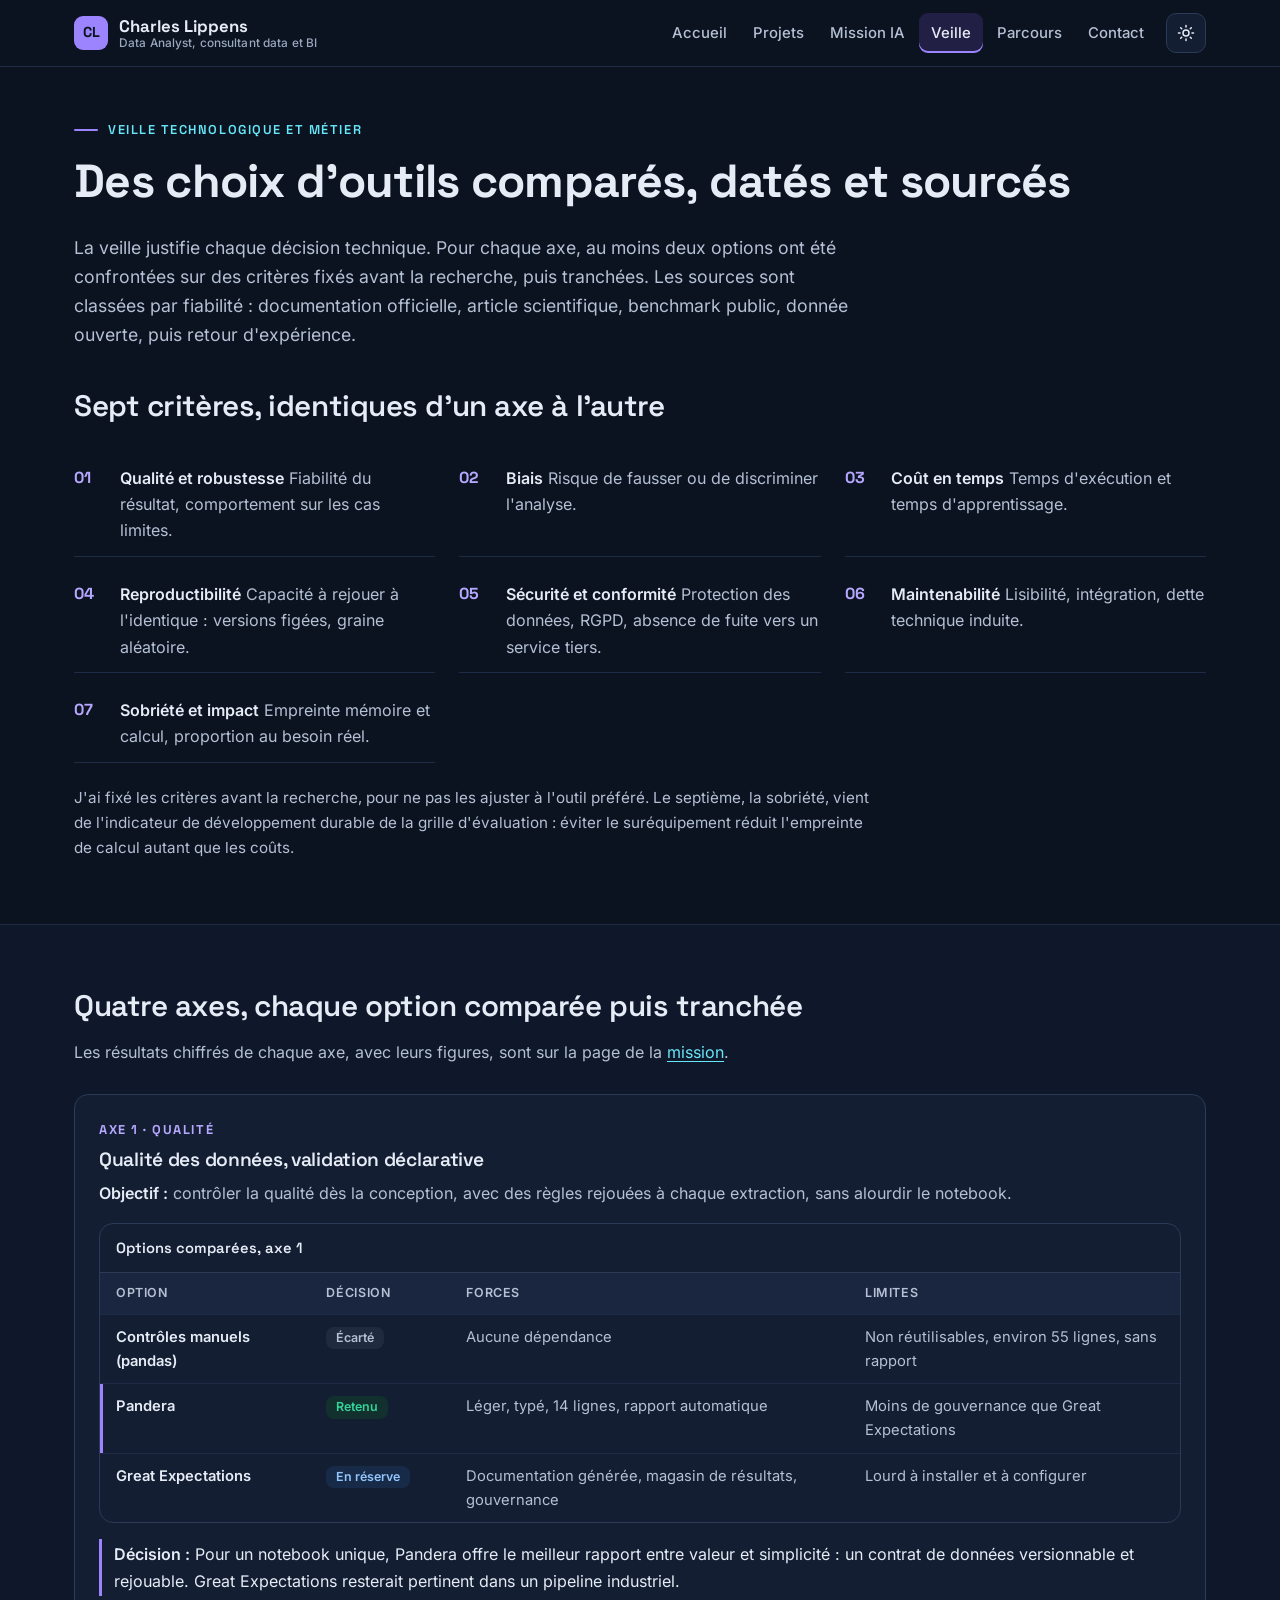
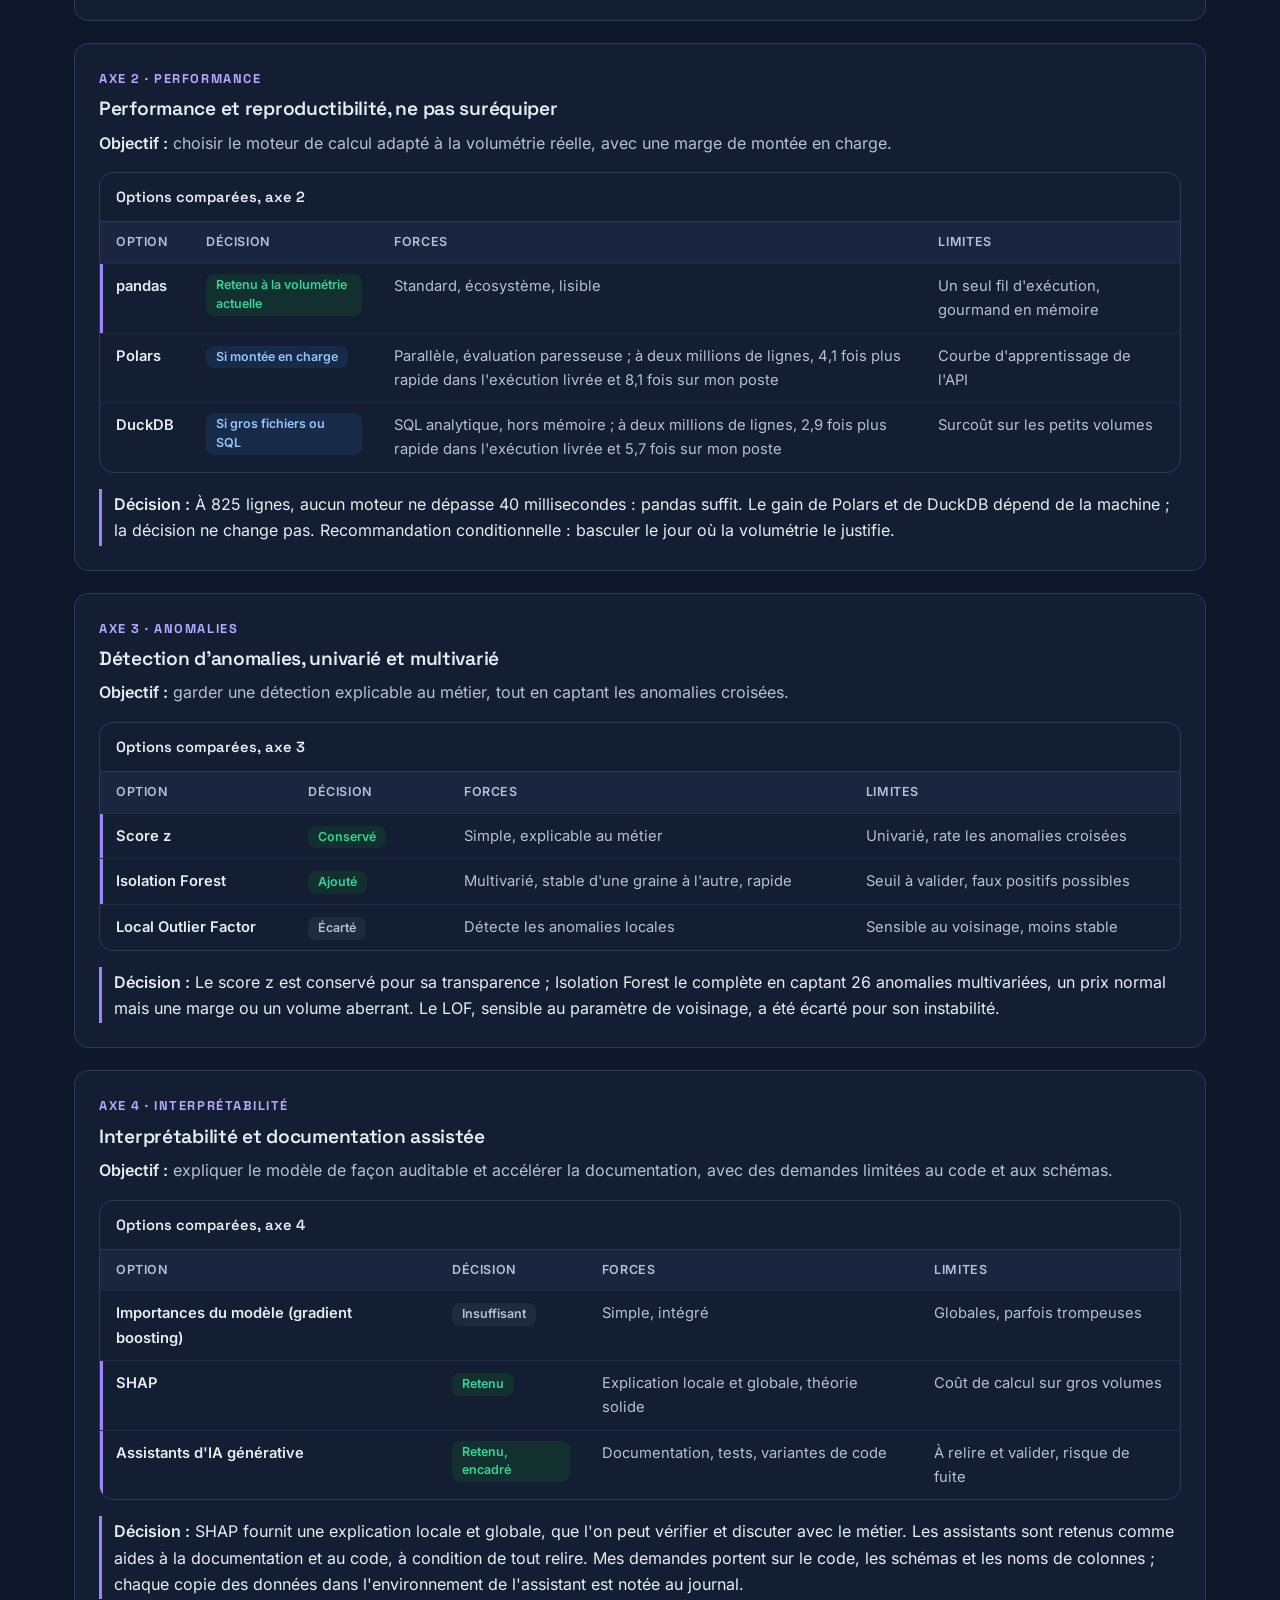
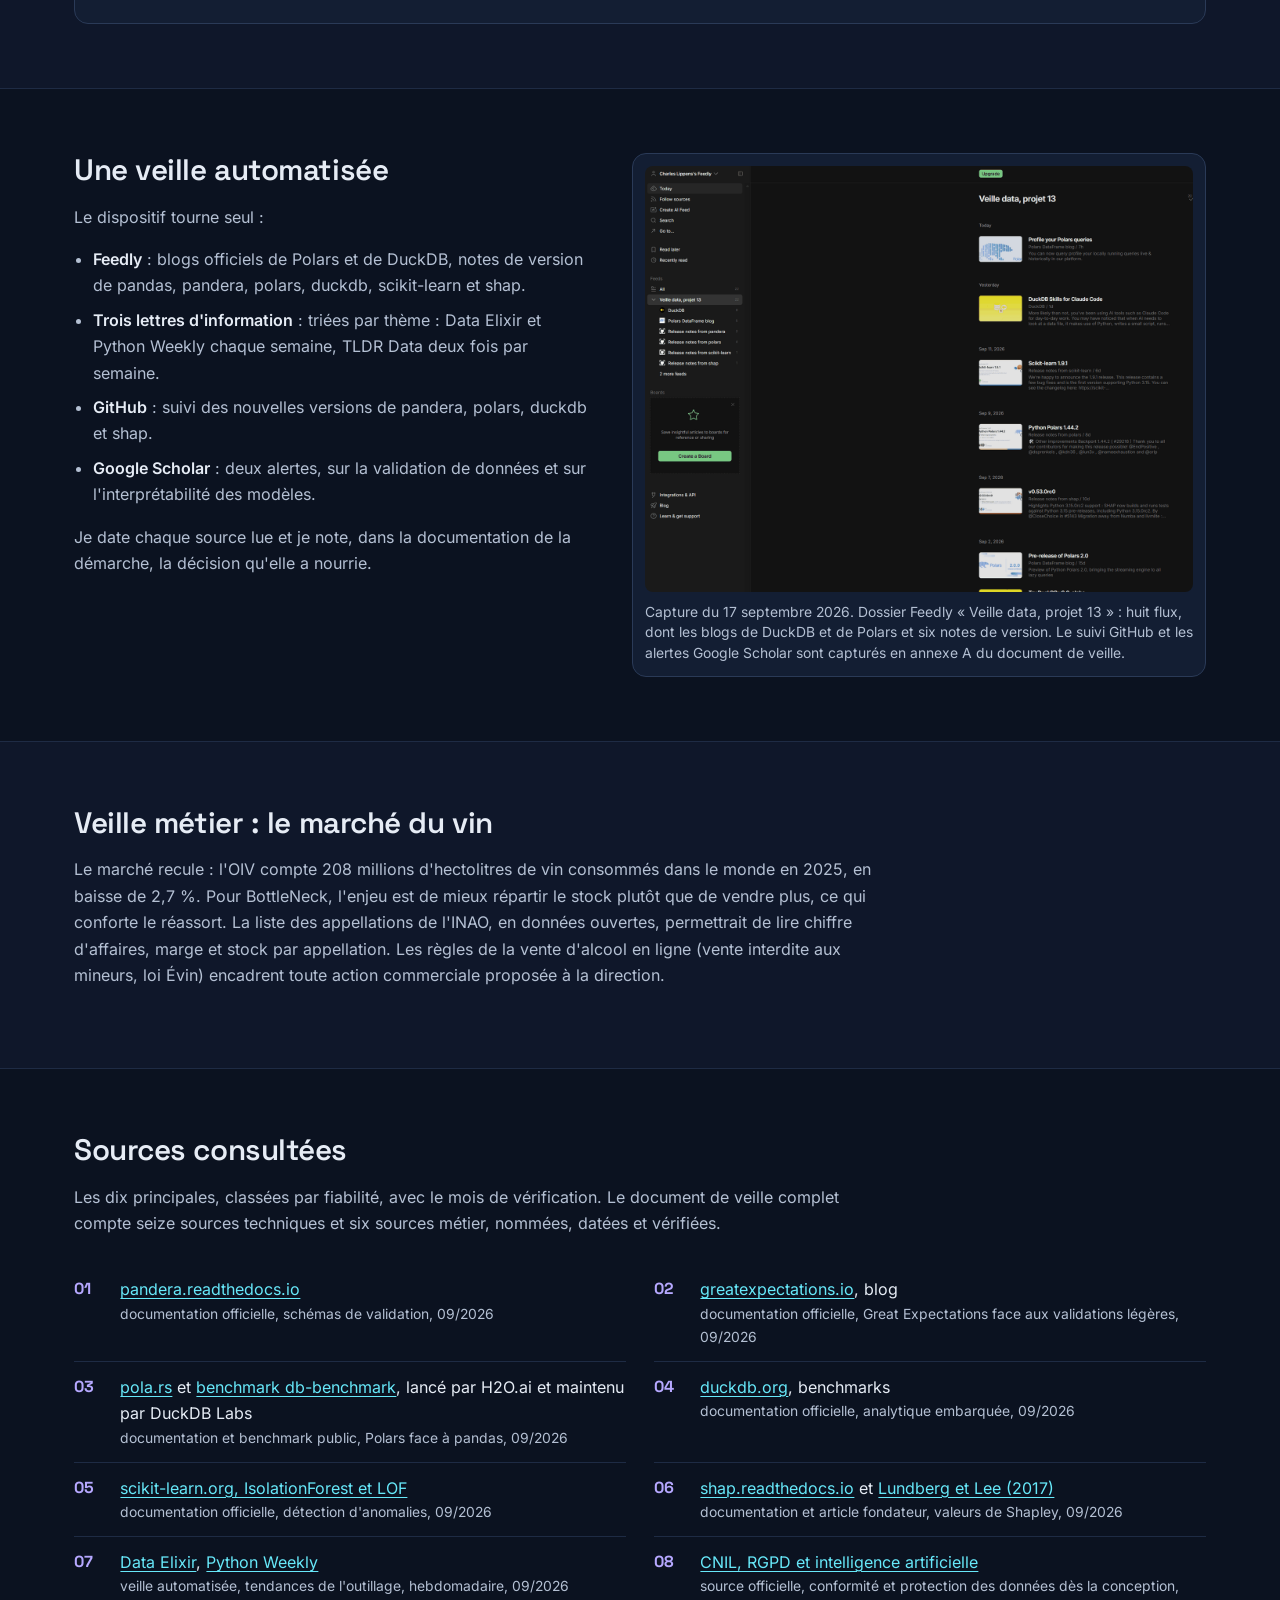
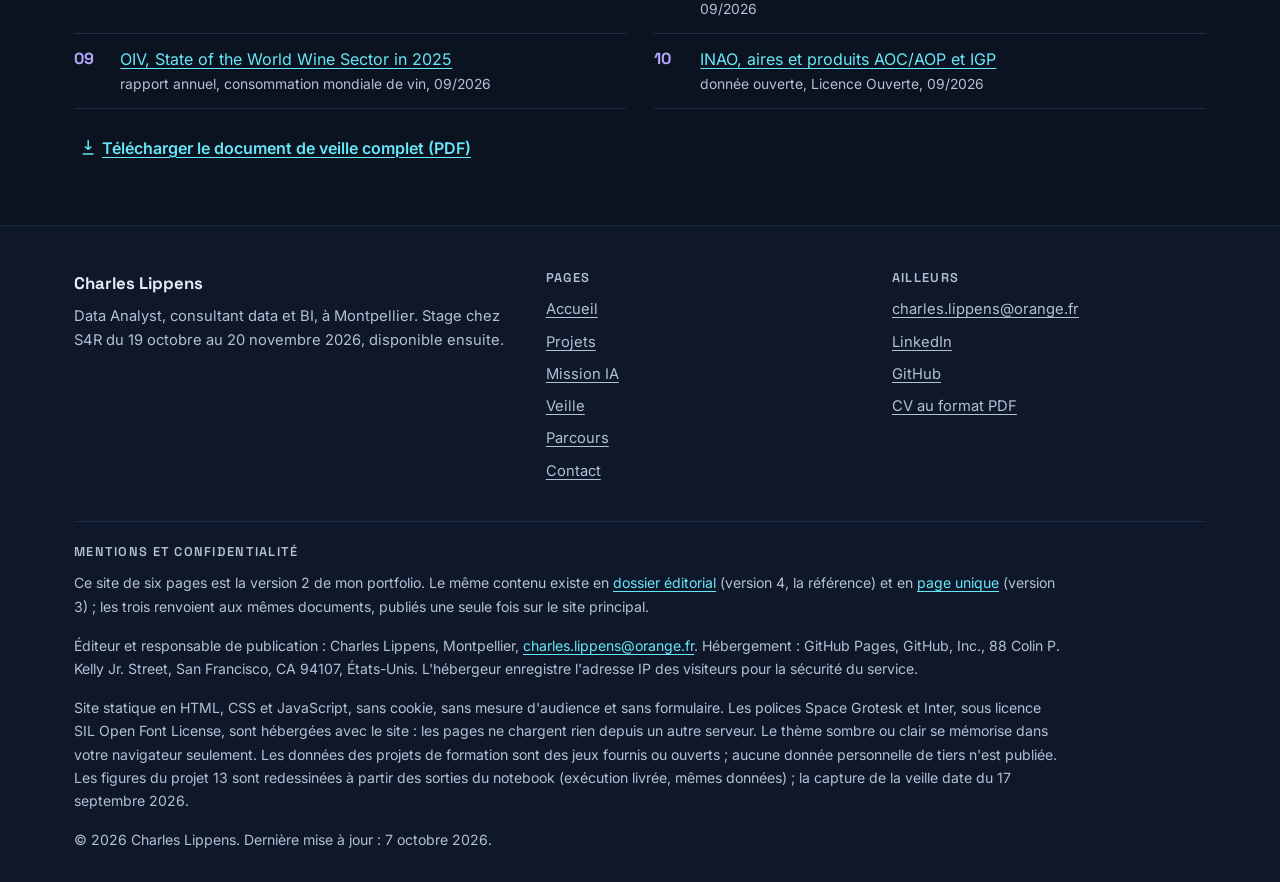
<file: veille.html>
<!DOCTYPE html>
<html lang="fr">
<head>
  <meta charset="UTF-8">
  <meta name="viewport" content="width=device-width, initial-scale=1">
  <title>Veille technologique et métier, Charles Lippens</title>
  <meta name="description" content="La veille de Charles Lippens : sept critères, quatre axes d'outils comparés, un dispositif automatisé, la veille métier sur le vin et dix sources datées.">
  <meta name="author" content="Charles Lippens">
  <meta name="theme-color" content="#0B1220">
  <link rel="canonical" href="https://charleslippensdata.github.io/portfolio-v2/veille.html">
  <meta property="og:type" content="website">
  <meta property="og:site_name" content="Charles Lippens, Data Analyst">
  <meta property="og:locale" content="fr_FR">
  <meta property="og:title" content="Veille technologique et métier, Charles Lippens">
  <meta property="og:description" content="La veille de Charles Lippens : sept critères, quatre axes d'outils comparés, un dispositif automatisé, la veille métier sur le vin et dix sources datées.">
  <meta property="og:url" content="https://charleslippensdata.github.io/portfolio-v2/veille.html">
  <meta property="og:image" content="https://charleslippensdata.github.io/assets/img/og-image.png">
  <meta property="og:image:width" content="1200">
  <meta property="og:image:height" content="630">
  <meta property="og:image:alt" content="Charles Lippens, Data Analyst">
  <meta name="twitter:card" content="summary_large_image">
  <link rel="icon" href="assets/img/favicon-192.png" type="image/png" sizes="192x192">
  <link rel="apple-touch-icon" href="assets/img/favicon-192.png">
  <link rel="preload" href="assets/fonts/inter-latin-wght-normal.woff2" as="font" type="font/woff2" crossorigin>
  <link rel="preload" href="assets/fonts/space-grotesk-latin-700-normal.woff2" as="font" type="font/woff2" crossorigin>
  <script>(function(){var t="dark";try{var s=localStorage.getItem("pf-v2-theme");if(s==="dark"||s==="light"){t=s;}}catch(e){}document.documentElement.setAttribute("data-theme",t);})();</script>
  <link rel="stylesheet" href="assets/style.css">
  <script src="assets/app.js" defer></script>
</head>
<body>
<a class="saut" href="#contenu">Aller au contenu</a>
<header class="entete">
  <div class="entete-inner">
    <a class="marque" href="index.html"><span class="logo" aria-hidden="true">CL</span><span class="marque-texte">Charles Lippens<small>Data Analyst, consultant data et BI</small></span></a>
    <button class="bouton-icone burger" id="burger" type="button" aria-expanded="false" aria-controls="menu"><span class="burger-barres" aria-hidden="true"><span></span><span></span><span></span></span><span class="vh">Menu</span></button>
    <nav class="nav" aria-label="Navigation principale">
      <ul class="menu" id="menu">
        <li><a href="index.html">Accueil</a></li>
        <li><a href="projets.html">Projets</a></li>
        <li><a href="mission-ia.html">Mission IA</a></li>
        <li><a href="veille.html" aria-current="page">Veille</a></li>
        <li><a href="parcours.html">Parcours</a></li>
        <li><a href="contact.html">Contact</a></li>
      </ul>
    </nav>
    <button class="bouton-icone theme-toggle" type="button" aria-pressed="true" title="Thème sombre ou clair"><svg class="ico-lune" viewBox="0 0 24 24" fill="none" stroke="currentColor" stroke-width="2" stroke-linecap="round" stroke-linejoin="round" aria-hidden="true"><path d="M21 12.8A9 9 0 1 1 11.2 3a7 7 0 0 0 9.8 9.8z"/></svg><svg class="ico-soleil" viewBox="0 0 24 24" fill="none" stroke="currentColor" stroke-width="2" stroke-linecap="round" aria-hidden="true"><circle cx="12" cy="12" r="4"/><path d="M12 2v2M12 20v2M4.9 4.9l1.4 1.4M17.7 17.7l1.4 1.4M2 12h2M20 12h2M4.9 19.1l1.4-1.4M17.7 6.3l1.4-1.4"/></svg><span class="vh">Thème sombre</span></button>
  </div>
</header>

<main id="contenu" tabindex="-1">
  <div class="tete-page">
    <div class="conteneur">
      <p class="eyebrow">Veille technologique et métier</p>
      <h1>Des choix d'outils comparés, datés et sourcés</h1>
      <p class="lead">La veille justifie chaque décision technique. Pour chaque axe, au moins deux options ont été confrontées sur des critères fixés avant la recherche, puis tranchées. Les sources sont classées par fiabilité : documentation officielle, article scientifique, benchmark public, donnée ouverte, puis retour d'expérience.</p>
    </div>
  </div>

  <section class="section section--serree" aria-labelledby="criteres-titre">
    <div class="conteneur">
      <div class="section-tete">
        <h2 id="criteres-titre">Sept critères, identiques d'un axe à l'autre</h2>
      </div>
      <ol class="criteres liste-nue">
          <li><span class="num" aria-hidden="true">01</span><span><strong>Qualité et robustesse</strong> Fiabilité du résultat, comportement sur les cas limites.</span></li>
          <li><span class="num" aria-hidden="true">02</span><span><strong>Biais</strong> Risque de fausser ou de discriminer l'analyse.</span></li>
          <li><span class="num" aria-hidden="true">03</span><span><strong>Coût en temps</strong> Temps d'exécution et temps d'apprentissage.</span></li>
          <li><span class="num" aria-hidden="true">04</span><span><strong>Reproductibilité</strong> Capacité à rejouer à l'identique : versions figées, graine aléatoire.</span></li>
          <li><span class="num" aria-hidden="true">05</span><span><strong>Sécurité et conformité</strong> Protection des données, RGPD, absence de fuite vers un service tiers.</span></li>
          <li><span class="num" aria-hidden="true">06</span><span><strong>Maintenabilité</strong> Lisibilité, intégration, dette technique induite.</span></li>
          <li><span class="num" aria-hidden="true">07</span><span><strong>Sobriété et impact</strong> Empreinte mémoire et calcul, proportion au besoin réel.</span></li>
      </ol>
      <p class="note">J'ai fixé les critères avant la recherche, pour ne pas les ajuster à l'outil préféré. Le septième, la sobriété, vient de l'indicateur de développement durable de la grille d'évaluation : éviter le suréquipement réduit l'empreinte de calcul autant que les coûts.</p>
    </div>
  </section>

  <section class="section section--alt" aria-labelledby="axes-veille-titre">
    <div class="conteneur">
      <div class="section-tete">
        <h2 id="axes-veille-titre">Quatre axes, chaque option comparée puis tranchée</h2>
        <p>Les résultats chiffrés de chaque axe, avec leurs figures, sont sur la page de la <a href="mission-ia.html#axes-titre">mission</a>.</p>
      </div>
      <div class="pile">
      <article class="carte axe-veille" id="axe-1" aria-labelledby="axe-1-titre">
        <p class="axe-num">Axe 1 · Qualité</p>
        <h3 id="axe-1-titre">Qualité des données, validation déclarative</h3>
        <p><strong>Objectif :</strong> contrôler la qualité dès la conception, avec des règles rejouées à chaque extraction, sans alourdir le notebook.</p>
        <p class="indice" aria-hidden="true">Le tableau défile vers la droite.</p>
        <div class="tableau" tabindex="0" role="region" aria-label="Options comparées, axe 1">
          <table class="compare">
            <caption>Options comparées, axe 1</caption>
            <thead><tr><th scope="col">Option</th><th scope="col">Décision</th><th scope="col">Forces</th><th scope="col">Limites</th></tr></thead>
            <tbody>
              <tr><th scope="row">Contrôles manuels (pandas)</th><td><span class="badge badge--out">Écarté</span></td><td>Aucune dépendance</td><td>Non réutilisables, environ 55 lignes, sans rapport</td></tr>
              <tr class="is-retenu"><th scope="row">Pandera</th><td><span class="badge badge--ok">Retenu</span></td><td>Léger, typé, 14 lignes, rapport automatique</td><td>Moins de gouvernance que Great Expectations</td></tr>
              <tr><th scope="row">Great Expectations</th><td><span class="badge badge--reserve">En réserve</span></td><td>Documentation générée, magasin de résultats, gouvernance</td><td>Lourd à installer et à configurer</td></tr>
            </tbody>
          </table>
        </div>
        <p class="decision"><strong>Décision :</strong> Pour un notebook unique, Pandera offre le meilleur rapport entre valeur et simplicité : un contrat de données versionnable et rejouable. Great Expectations resterait pertinent dans un pipeline industriel.</p>
      </article>
      <article class="carte axe-veille" id="axe-2" aria-labelledby="axe-2-titre">
        <p class="axe-num">Axe 2 · Performance</p>
        <h3 id="axe-2-titre">Performance et reproductibilité, ne pas suréquiper</h3>
        <p><strong>Objectif :</strong> choisir le moteur de calcul adapté à la volumétrie réelle, avec une marge de montée en charge.</p>
        <p class="indice" aria-hidden="true">Le tableau défile vers la droite.</p>
        <div class="tableau" tabindex="0" role="region" aria-label="Options comparées, axe 2">
          <table class="compare">
            <caption>Options comparées, axe 2</caption>
            <thead><tr><th scope="col">Option</th><th scope="col">Décision</th><th scope="col">Forces</th><th scope="col">Limites</th></tr></thead>
            <tbody>
              <tr class="is-retenu"><th scope="row">pandas</th><td><span class="badge badge--ok">Retenu à la volumétrie actuelle</span></td><td>Standard, écosystème, lisible</td><td>Un seul fil d'exécution, gourmand en mémoire</td></tr>
              <tr><th scope="row">Polars</th><td><span class="badge badge--reserve">Si montée en charge</span></td><td>Parallèle, évaluation paresseuse ; à deux millions de lignes, 4,1 fois plus rapide dans l'exécution livrée et 8,1 fois sur mon poste</td><td>Courbe d'apprentissage de l'API</td></tr>
              <tr><th scope="row">DuckDB</th><td><span class="badge badge--reserve">Si gros fichiers ou SQL</span></td><td>SQL analytique, hors mémoire ; à deux millions de lignes, 2,9 fois plus rapide dans l'exécution livrée et 5,7 fois sur mon poste</td><td>Surcoût sur les petits volumes</td></tr>
            </tbody>
          </table>
        </div>
        <p class="decision"><strong>Décision :</strong> À 825 lignes, aucun moteur ne dépasse 40 millisecondes : pandas suffit. Le gain de Polars et de DuckDB dépend de la machine ; la décision ne change pas. Recommandation conditionnelle : basculer le jour où la volumétrie le justifie.</p>
      </article>
      <article class="carte axe-veille" id="axe-3" aria-labelledby="axe-3-titre">
        <p class="axe-num">Axe 3 · Anomalies</p>
        <h3 id="axe-3-titre">Détection d'anomalies, univarié et multivarié</h3>
        <p><strong>Objectif :</strong> garder une détection explicable au métier, tout en captant les anomalies croisées.</p>
        <p class="indice" aria-hidden="true">Le tableau défile vers la droite.</p>
        <div class="tableau" tabindex="0" role="region" aria-label="Options comparées, axe 3">
          <table class="compare">
            <caption>Options comparées, axe 3</caption>
            <thead><tr><th scope="col">Option</th><th scope="col">Décision</th><th scope="col">Forces</th><th scope="col">Limites</th></tr></thead>
            <tbody>
              <tr class="is-retenu"><th scope="row">Score z</th><td><span class="badge badge--ok">Conservé</span></td><td>Simple, explicable au métier</td><td>Univarié, rate les anomalies croisées</td></tr>
              <tr class="is-retenu"><th scope="row">Isolation Forest</th><td><span class="badge badge--ok">Ajouté</span></td><td>Multivarié, stable d'une graine à l'autre, rapide</td><td>Seuil à valider, faux positifs possibles</td></tr>
              <tr><th scope="row">Local Outlier Factor</th><td><span class="badge badge--out">Écarté</span></td><td>Détecte les anomalies locales</td><td>Sensible au voisinage, moins stable</td></tr>
            </tbody>
          </table>
        </div>
        <p class="decision"><strong>Décision :</strong> Le score z est conservé pour sa transparence ; Isolation Forest le complète en captant 26 anomalies multivariées, un prix normal mais une marge ou un volume aberrant. Le LOF, sensible au paramètre de voisinage, a été écarté pour son instabilité.</p>
      </article>
      <article class="carte axe-veille" id="axe-4" aria-labelledby="axe-4-titre">
        <p class="axe-num">Axe 4 · Interprétabilité</p>
        <h3 id="axe-4-titre">Interprétabilité et documentation assistée</h3>
        <p><strong>Objectif :</strong> expliquer le modèle de façon auditable et accélérer la documentation, avec des demandes limitées au code et aux schémas.</p>
        <p class="indice" aria-hidden="true">Le tableau défile vers la droite.</p>
        <div class="tableau" tabindex="0" role="region" aria-label="Options comparées, axe 4">
          <table class="compare">
            <caption>Options comparées, axe 4</caption>
            <thead><tr><th scope="col">Option</th><th scope="col">Décision</th><th scope="col">Forces</th><th scope="col">Limites</th></tr></thead>
            <tbody>
              <tr><th scope="row">Importances du modèle (gradient boosting)</th><td><span class="badge badge--out">Insuffisant</span></td><td>Simple, intégré</td><td>Globales, parfois trompeuses</td></tr>
              <tr class="is-retenu"><th scope="row">SHAP</th><td><span class="badge badge--ok">Retenu</span></td><td>Explication locale et globale, théorie solide</td><td>Coût de calcul sur gros volumes</td></tr>
              <tr class="is-retenu"><th scope="row">Assistants d'IA générative</th><td><span class="badge badge--ok">Retenu, encadré</span></td><td>Documentation, tests, variantes de code</td><td>À relire et valider, risque de fuite</td></tr>
            </tbody>
          </table>
        </div>
        <p class="decision"><strong>Décision :</strong> SHAP fournit une explication locale et globale, que l'on peut vérifier et discuter avec le métier. Les assistants sont retenus comme aides à la documentation et au code, à condition de tout relire. Mes demandes portent sur le code, les schémas et les noms de colonnes ; chaque copie des données dans l'environnement de l'assistant est notée au journal.</p>
      </article>
      </div>
    </div>
  </section>

  <section class="section" aria-labelledby="auto-titre">
    <div class="conteneur auto-grille">
      <div>
        <h2 id="auto-titre">Une veille automatisée</h2>
        <p>Le dispositif tourne seul :</p>
        <ul class="puces">
          <li><strong>Feedly</strong> : blogs officiels de Polars et de DuckDB, notes de version de pandas, pandera, polars, duckdb, scikit-learn et shap.</li>
          <li><strong>Trois lettres d'information</strong> : triées par thème : Data Elixir et Python Weekly chaque semaine, TLDR Data deux fois par semaine.</li>
          <li><strong>GitHub</strong> : suivi des nouvelles versions de pandera, polars, duckdb et shap.</li>
          <li><strong>Google Scholar</strong> : deux alertes, sur la validation de données et sur l'interprétabilité des modèles.</li>
        </ul>
        <p>Je date chaque source lue et je note, dans la documentation de la démarche, la décision qu'elle a nourrie.</p>
      </div>
      <figure class="figure"><img src="assets/img/veille_feedly.png" width="1400" height="1086" loading="lazy" alt="Capture de Feedly, dossier Veille data projet 13 : huit flux suivis dans la colonne de gauche et les derniers articles reçus, dont l'annonce de scikit-learn 1.9.1, reçue le 11 septembre 2026."><figcaption>Capture du 17 septembre 2026. Dossier Feedly « Veille data, projet 13 » : huit flux, dont les blogs de DuckDB et de Polars et six notes de version. Le suivi GitHub et les alertes Google Scholar sont capturés en annexe A du document de veille.</figcaption></figure>
    </div>
  </section>

  <section class="section section--alt" aria-labelledby="metier-titre">
    <div class="conteneur etroit">
      <h2 id="metier-titre">Veille métier : le marché du vin</h2>
      <p>Le marché recule : l'OIV compte 208 millions d'hectolitres de vin consommés dans le monde en 2025, en baisse de 2,7 %. Pour BottleNeck, l'enjeu est de mieux répartir le stock plutôt que de vendre plus, ce qui conforte le réassort. La liste des appellations de l'INAO, en données ouvertes, permettrait de lire chiffre d'affaires, marge et stock par appellation. Les règles de la vente d'alcool en ligne (vente interdite aux mineurs, loi Évin) encadrent toute action commerciale proposée à la direction.</p>
    </div>
  </section>

  <section class="section" aria-labelledby="sources-titre">
    <div class="conteneur">
      <div class="section-tete">
        <h2 id="sources-titre">Sources consultées</h2>
        <p>Les dix principales, classées par fiabilité, avec le mois de vérification. Le document de veille complet compte seize sources techniques et six sources métier, nommées, datées et vérifiées.</p>
      </div>
      <ol class="sources liste-nue">
          <li><span class="num" aria-hidden="true">01</span><span class="source"><a href="https://pandera.readthedocs.io/" rel="noopener">pandera.readthedocs.io</a><span class="type">documentation officielle, schémas de validation, 09/2026</span></span></li>
          <li><span class="num" aria-hidden="true">02</span><span class="source"><a href="https://docs.greatexpectations.io/" rel="noopener">greatexpectations.io</a>, blog<span class="type">documentation officielle, Great Expectations face aux validations légères, 09/2026</span></span></li>
          <li><span class="num" aria-hidden="true">03</span><span class="source"><a href="https://docs.pola.rs/" rel="noopener">pola.rs</a> et <a href="https://duckdblabs.github.io/db-benchmark/" rel="noopener">benchmark db-benchmark</a>, lancé par H2O.ai et maintenu par DuckDB Labs<span class="type">documentation et benchmark public, Polars face à pandas, 09/2026</span></span></li>
          <li><span class="num" aria-hidden="true">04</span><span class="source"><a href="https://duckdb.org/docs/current/" rel="noopener">duckdb.org</a>, benchmarks<span class="type">documentation officielle, analytique embarquée, 09/2026</span></span></li>
          <li><span class="num" aria-hidden="true">05</span><span class="source"><a href="https://scikit-learn.org/stable/modules/outlier_detection.html" rel="noopener">scikit-learn.org, IsolationForest et LOF</a><span class="type">documentation officielle, détection d'anomalies, 09/2026</span></span></li>
          <li><span class="num" aria-hidden="true">06</span><span class="source"><a href="https://shap.readthedocs.io/" rel="noopener">shap.readthedocs.io</a> et <a href="https://arxiv.org/abs/1705.07874" rel="noopener">Lundberg et Lee (2017)</a><span class="type">documentation et article fondateur, valeurs de Shapley, 09/2026</span></span></li>
          <li><span class="num" aria-hidden="true">07</span><span class="source"><a href="https://dataelixir.com/" rel="noopener">Data Elixir</a>, <a href="https://www.pythonweekly.com/" rel="noopener">Python Weekly</a><span class="type">veille automatisée, tendances de l'outillage, hebdomadaire, 09/2026</span></span></li>
          <li><span class="num" aria-hidden="true">08</span><span class="source"><a href="https://www.cnil.fr/fr/intelligence-artificielle" rel="noopener">CNIL, RGPD et intelligence artificielle</a><span class="type">source officielle, conformité et protection des données dès la conception, 09/2026</span></span></li>
          <li><span class="num" aria-hidden="true">09</span><span class="source"><a href="https://www.oiv.int/sites/default/files/2026-05/OIV-State_of_the_World_Wine_Sector_in_2025_1.pdf" rel="noopener">OIV, State of the World Wine Sector in 2025</a><span class="type">rapport annuel, consommation mondiale de vin, 09/2026</span></span></li>
          <li><span class="num" aria-hidden="true">10</span><span class="source"><a href="https://www.data.gouv.fr/datasets/aires-et-produits-aoc-aop-et-igp" rel="noopener">INAO, aires et produits AOC/AOP et IGP</a><span class="type">donnée ouverte, Licence Ouverte, 09/2026</span></span></li>
      </ol>
      <p class="suite"><a class="lien-fort" href="https://charleslippensdata.github.io/livrables/Lippens_Charles_2_veille_092026.pdf" download><svg viewBox="0 0 24 24" fill="none" stroke="currentColor" stroke-width="2" aria-hidden="true"><path d="M12 3v12m0 0l-4-4m4 4l4-4M5 21h14"/></svg>Télécharger le document de veille complet (PDF)</a></p>
    </div>
  </section>
</main>

<footer class="pied">
  <div class="conteneur">
    <div class="pied-grille">
      <div class="pied-marque">
        <p class="pied-nom">Charles Lippens</p>
        <p>Data Analyst, consultant data et BI, à Montpellier. Stage chez S4R du 19 octobre au 20 novembre 2026, disponible ensuite.</p>
      </div>
      <nav class="pied-bloc" aria-label="Pages du site">
        <h2>Pages</h2>
        <ul>
          <li><a href="index.html">Accueil</a></li>
          <li><a href="projets.html">Projets</a></li>
          <li><a href="mission-ia.html">Mission IA</a></li>
          <li><a href="veille.html">Veille</a></li>
          <li><a href="parcours.html">Parcours</a></li>
          <li><a href="contact.html">Contact</a></li>
        </ul>
      </nav>
      <div class="pied-bloc">
        <h2>Ailleurs</h2>
        <ul>
          <li><a href="mailto:charles.lippens@orange.fr">charles.lippens@orange.fr</a></li>
          <li><a href="https://www.linkedin.com/in/charleslippens/" target="_blank" rel="noopener">LinkedIn<span class="vh"> (nouvel onglet)</span></a></li>
          <li><a href="https://github.com/CharlesLippensData" target="_blank" rel="noopener">GitHub<span class="vh"> (nouvel onglet)</span></a></li>
          <li><a href="https://charleslippensdata.github.io/livrables/CV_Charles_Lippens.pdf" target="_blank" rel="noopener">CV au format PDF<span class="vh"> (nouvel onglet)</span></a></li>
        </ul>
      </div>
    </div>
    <div class="mentions">
      <h2>Mentions et confidentialité</h2>
      <p>Ce site de six pages est la version 2 de mon portfolio. Le même contenu existe en <a href="https://charleslippensdata.github.io/">dossier éditorial</a> (version 4, la référence) et en <a href="https://charleslippensdata.github.io/portfolio-v3/">page unique</a> (version 3) ; les trois renvoient aux mêmes documents, publiés une seule fois sur le site principal.</p>
      <p>Éditeur et responsable de publication : Charles Lippens, Montpellier, <a href="mailto:charles.lippens@orange.fr">charles.lippens@orange.fr</a>. Hébergement : GitHub Pages, GitHub, Inc., 88 Colin P. Kelly Jr. Street, San Francisco, CA 94107, États-Unis. L'hébergeur enregistre l'adresse IP des visiteurs pour la sécurité du service.</p>
      <p>Site statique en HTML, CSS et JavaScript, sans cookie, sans mesure d'audience et sans formulaire. Les polices Space Grotesk et Inter, sous licence SIL Open Font License, sont hébergées avec le site : les pages ne chargent rien depuis un autre serveur. Le thème sombre ou clair se mémorise dans votre navigateur seulement. Les données des projets de formation sont des jeux fournis ou ouverts ; aucune donnée personnelle de tiers n'est publiée. Les figures du projet 13 sont redessinées à partir des sorties du notebook (exécution livrée, mêmes données) ; la capture de la veille date du 17 septembre 2026.</p>
      <p>© 2026 Charles Lippens. Dernière mise à jour : 7 octobre 2026.</p>
    </div>
  </div>
</footer>
</body>
</html>
</file>
<file: assets/style.css>
/* Charles Lippens, portfolio, version 2 (site de six pages)
   Identité de l'ancienne version 2, rendue sobre : thème sombre bleu nuit par défaut, thème clair au choix,
   titres en Space Grotesk, texte en Inter, cartes. Couleurs pleines, contrastes AA dans les deux thèmes.
   Polices hébergées avec le site, sous licence SIL Open Font License (fichiers OFL dans assets/fonts). */

@font-face {
  font-family: "Inter";
  font-style: normal;
  font-weight: 100 900;
  font-display: swap;
  src: url("fonts/inter-latin-wght-normal.woff2") format("woff2");
}
@font-face {
  font-family: "Space Grotesk";
  font-style: normal;
  font-weight: 600;
  font-display: swap;
  src: url("fonts/space-grotesk-latin-600-normal.woff2") format("woff2");
}
@font-face {
  font-family: "Space Grotesk";
  font-style: normal;
  font-weight: 700;
  font-display: swap;
  src: url("fonts/space-grotesk-latin-700-normal.woff2") format("woff2");
}

/* ---------- Couleurs : thème sombre (par défaut) ---------- */
:root {
  --bg: #0B1220;
  --bg-alt: #0F172A;
  --surface: #131E33;
  --surface-2: #1A2640;
  --line: #2A3A57;
  --line-soft: #1E2B44;
  --text: #E6ECF5;
  --text-2: #B4C0D3;
  --text-3: #9AA8BE;
  --accent: #9C84FF;
  --accent-fort: #B6A8FF;
  --accent-text: #B6A8FF;
  --on-accent: #0B1220;
  --accent-soft: #221F45;
  --cyan: #67E8F9;
  --lien: #67E8F9;
  --lien-survol: #C9BFFF;
  --ok: #34D399;
  --ok-soft: #12302E;
  --encours: #93C5FD;
  --encours-soft: #172B48;
  --venir: #B4C0D3;
  --venir-soft: #1F2A3F;
  --focus: #67E8F9;
  --figure-fond: #FFFFFF;
  --radius: 14px;
  --radius-sm: 10px;
  --max: 1180px;
  --titre: "Space Grotesk", "Segoe UI", system-ui, sans-serif;
  --corps: "Inter", "Segoe UI", system-ui, -apple-system, Arial, sans-serif;
  color-scheme: dark;
}

/* ---------- Thème clair : mêmes rôles ---------- */
:root[data-theme="light"] {
  --bg: #F4F6FB;
  --bg-alt: #EAEEF6;
  --surface: #FFFFFF;
  --surface-2: #EEF2F8;
  --line: #CBD4E2;
  --line-soft: #DDE3EE;
  --text: #0F172A;
  --text-2: #334155;
  --text-3: #4B5768;
  --accent: #5B3DF5;
  --accent-fort: #4C2FE0;
  --accent-text: #4C2FE0;
  --on-accent: #FFFFFF;
  --accent-soft: #ECE8FE;
  --cyan: #0C6A85;
  --lien: #0E5F78;
  --lien-survol: #4C2FE0;
  --ok: #047857;
  --ok-soft: #E3F4EE;
  --encours: #1D4ED8;
  --encours-soft: #E6EDFC;
  --venir: #4B5768;
  --venir-soft: #ECEFF4;
  --focus: #4C2FE0;
  color-scheme: light;
}

/* ---------- Base ---------- */
*, *::before, *::after { box-sizing: border-box; }
html { -webkit-text-size-adjust: 100%; text-size-adjust: 100%; scroll-padding-top: 84px; }
body {
  margin: 0;
  font-family: var(--corps);
  font-size: 1rem;
  line-height: 1.65;
  color: var(--text);
  background: var(--bg);
  overflow-wrap: break-word;
}
img { max-width: 100%; height: auto; display: block; }
svg { flex: none; width: 1.15em; height: 1.15em; vertical-align: -.2em; }
a { color: var(--lien); text-decoration: underline; text-decoration-thickness: 1px; text-underline-offset: .18em; }
a:hover { color: var(--lien-survol); }
:focus-visible { outline: 2px solid var(--focus); outline-offset: 3px; border-radius: 4px; }
main:focus { outline: none; }
.vh {
  position: absolute !important;
  width: 1px; height: 1px;
  padding: 0; margin: -1px;
  overflow: hidden;
  clip: rect(0 0 0 0);
  white-space: nowrap;
  border: 0;
}
.saut {
  position: absolute; left: 12px; top: -80px; z-index: 1000;
  padding: 10px 16px; border-radius: 8px;
  background: var(--accent); color: var(--on-accent);
  font-weight: 600; text-decoration: none;
}
.saut:focus { top: 10px; color: var(--on-accent); }
h1, h2, h3, h4 {
  font-family: var(--titre);
  font-weight: 600;
  line-height: 1.2;
  letter-spacing: -.015em;
  color: var(--text);
  margin: 0 0 .5em;
}
h1 { font-size: clamp(2rem, 4.4vw, 2.9rem); font-weight: 700; }
h2 { font-size: clamp(1.4rem, 2.8vw, 1.85rem); }
h3 { font-size: 1.14rem; }
p { margin: 0 0 1rem; color: var(--text-2); }
strong, b { color: var(--text); font-weight: 600; }
.liste-nue { list-style: none; margin: 0; padding: 0; }

/* ---------- Mise en page ---------- */
.conteneur { max-width: var(--max); margin: 0 auto; padding: 0 24px; }
.conteneur.etroit > * { max-width: 812px; }
.etroit-gauche { max-width: 860px; }
.section { padding: 64px 0; }
.section--serree { padding: 36px 0 64px; }
.section--alt { background: var(--bg-alt); border-top: 1px solid var(--line-soft); border-bottom: 1px solid var(--line-soft); }
.section-tete { max-width: 800px; margin-bottom: 28px; }
.section-tete p:last-child { margin-bottom: 0; }
.tete-page { padding: 52px 0 4px; }
.tete-page .lead { margin-bottom: 0; }
.meta-page { margin: 14px 0 0; font-size: .92rem; color: var(--text-3); }
.eyebrow {
  display: flex; align-items: center; gap: 10px;
  font-family: var(--titre); font-size: .8rem; font-weight: 600;
  letter-spacing: .12em; text-transform: uppercase;
  color: var(--cyan); margin: 0 0 14px;
}
.eyebrow::before { content: ""; width: 24px; height: 2px; background: var(--accent); border-radius: 2px; }
.lead { font-size: 1.1rem; max-width: 72ch; }
.grille { display: grid; gap: 20px; }
.grille-2 { grid-template-columns: repeat(auto-fit, minmax(min(100%, 380px), 1fr)); }
.grille-3 { grid-template-columns: repeat(auto-fit, minmax(min(100%, 280px), 1fr)); }
.grille-4 { grid-template-columns: repeat(auto-fit, minmax(min(100%, 230px), 1fr)); }
.pile { display: grid; grid-template-columns: minmax(0, 1fr); gap: 22px; }
.carte {
  background: var(--surface);
  border: 1px solid var(--line);
  border-radius: var(--radius);
  padding: 24px;
}
.carte > :last-child { margin-bottom: 0; }
.suite { margin: 26px 0 0; }
.note { font-size: .95rem; max-width: 80ch; margin: 22px 0 0; }
.lien-fort { font-weight: 600; }
.insec { white-space: nowrap; }
.lien-fort svg, .axe-texte a svg { margin: 0 .3em; }
.liens-hero svg { width: 18px; height: 18px; }

/* ---------- En-tête et navigation ---------- */
.entete { position: sticky; top: 0; z-index: 100; background: var(--bg); border-bottom: 1px solid var(--line-soft); }
.entete-inner {
  max-width: var(--max); margin: 0 auto; padding: 0 24px; height: 66px;
  display: flex; align-items: center; gap: 10px;
}
.marque {
  display: flex; align-items: center; gap: 11px; margin-right: auto;
  font-family: var(--titre); font-weight: 700; font-size: 1.05rem; line-height: 1.2;
  color: var(--text); text-decoration: none;
}
.marque:hover { color: var(--text); }
.marque .logo {
  width: 34px; height: 34px; border-radius: 9px; flex: none;
  display: grid; place-items: center;
  background: var(--accent); color: var(--on-accent); font-size: .9rem;
}
.marque small { display: block; font-family: var(--corps); font-weight: 500; font-size: .74rem; color: var(--text-3); letter-spacing: .01em; }
.menu { display: flex; align-items: center; gap: 2px; list-style: none; margin: 0; padding: 0; }
.menu a {
  display: block; padding: 8px 12px; border-radius: 9px;
  color: var(--text-2); font-size: .93rem; font-weight: 500; text-decoration: none;
}
.menu a:hover { color: var(--text); background: var(--surface-2); }
.menu a[aria-current="page"] { color: var(--text); background: var(--accent-soft); box-shadow: inset 0 -2px 0 var(--accent); }
.bouton-icone {
  display: inline-flex; align-items: center; justify-content: center;
  width: 40px; height: 40px; padding: 0; border-radius: 10px; cursor: pointer;
  border: 1px solid var(--line); background: var(--surface); color: var(--text);
}
.bouton-icone:hover { border-color: var(--accent); }
.bouton-icone svg { width: 18px; height: 18px; }
.theme-toggle .ico-soleil { display: none; }
:root[data-theme="dark"] .theme-toggle .ico-soleil { display: block; }
:root[data-theme="dark"] .theme-toggle .ico-lune { display: none; }
:root:not([data-theme]) .theme-toggle, :root:not([data-theme]) .filtres { display: none; }
.burger { display: none; }
.burger-barres { position: relative; width: 18px; height: 14px; }
.burger-barres span { position: absolute; left: 0; right: 0; height: 2px; border-radius: 2px; background: currentColor; }
.burger-barres span:nth-child(1) { top: 0; }
.burger-barres span:nth-child(2) { top: 6px; }
.burger-barres span:nth-child(3) { top: 12px; }
.burger[aria-expanded="true"] .burger-barres span:nth-child(1) { top: 6px; transform: rotate(45deg); }
.burger[aria-expanded="true"] .burger-barres span:nth-child(2) { opacity: 0; }
.burger[aria-expanded="true"] .burger-barres span:nth-child(3) { top: 6px; transform: rotate(-45deg); }

/* ---------- Boutons ---------- */
.actions { display: flex; flex-wrap: wrap; gap: 12px; margin: 26px 0; }
.btn {
  display: inline-flex; align-items: center; justify-content: center; gap: 9px;
  font-family: var(--titre); font-weight: 600; font-size: .96rem; line-height: 1.3;
  padding: 12px 20px; border-radius: 11px; border: 1px solid transparent;
  text-decoration: none; cursor: pointer;
}
.btn svg { width: 18px; height: 18px; }
.btn-plein { background: var(--accent); color: var(--on-accent); }
.btn-plein:hover { background: var(--accent-fort); color: var(--on-accent); }
.btn-contour { background: var(--surface); color: var(--text); border-color: var(--line); }
.btn-contour:hover { color: var(--text); border-color: var(--accent); }

/* ---------- Accueil ---------- */
.hero { padding: 60px 0 56px; }
.hero-grille { display: grid; grid-template-columns: minmax(0, 1.3fr) minmax(0, .9fr); gap: 48px; align-items: start; }
.statut {
  display: inline-flex; align-items: center; gap: 9px;
  font-size: .9rem; color: var(--text-2);
  background: var(--surface); border: 1px solid var(--line); border-radius: 999px;
  padding: 6px 14px; margin: 0 0 22px;
}
.point-ok { width: 9px; height: 9px; border-radius: 50%; background: var(--ok); flex: none; }
.metier { font-family: var(--titre); font-size: clamp(1.12rem, 2.2vw, 1.35rem); font-weight: 600; color: var(--text); margin: -4px 0 18px; }
.pitch { font-size: 1.08rem; max-width: 64ch; }
.liens-hero { display: flex; flex-wrap: wrap; gap: 10px 22px; list-style: none; margin: 0; padding: 0; }
.liens-hero a { display: inline-flex; align-items: center; gap: 8px; color: var(--text-2); }
.liens-hero a:hover { color: var(--lien-survol); }
.reperes h2 { font-size: 1.05rem; margin-bottom: 14px; }
.mini-kpis { display: grid; grid-template-columns: 1fr 1fr; gap: 12px; margin: 0 0 16px; }
.mini-kpis div {
  display: flex; flex-direction: column-reverse; justify-content: flex-end; gap: 6px;
  background: var(--surface-2); border-radius: 10px; padding: 14px;
}
.mini-kpis dd { margin: 0; font-family: var(--titre); font-weight: 700; font-size: 1.85rem; line-height: 1; color: var(--text); }
.mini-kpis dd small { font-size: .55em; color: var(--text-2); font-weight: 700; }
.mini-kpis dt { font-size: .84rem; line-height: 1.4; color: var(--text-2); }
.reperes-note { font-size: .9rem; }
.chiffres { display: grid; grid-template-columns: repeat(3, minmax(0, 1fr)); gap: 16px; margin: 0; }
.chiffre {
  display: flex; flex-direction: column-reverse; justify-content: flex-end; gap: 8px;
  background: var(--surface); border: 1px solid var(--line); border-top: 3px solid var(--accent);
  border-radius: var(--radius); padding: 18px 20px;
}
.chiffre dd { margin: 0; font-family: var(--titre); font-size: 2rem; font-weight: 700; line-height: 1.05; color: var(--text); }
.chiffre dt { font-size: .92rem; line-height: 1.45; color: var(--text-2); }
.note-chiffres { margin: 20px 0 8px; color: var(--text); }
.grille-phares { grid-template-columns: repeat(2, minmax(0, 1fr)); }
.grille-phares > :first-child { grid-column: 1 / -1; }
.phare { display: flex; flex-direction: column; }
.phare h3 a { color: var(--text); text-decoration-color: var(--accent); }
.phare h3 a:hover { color: var(--lien-survol); }
.phare-resultat { font-size: .95rem; }
.phare .tags { margin-top: auto; }
.posture h3 { font-size: 1.05rem; }
.posture p { font-size: .95rem; }

/* ---------- Projets ---------- */
.filtres { display: flex; flex-wrap: wrap; gap: 8px; margin: 0 0 26px; }
.filtre {
  font-family: var(--corps); font-size: .9rem; font-weight: 500; line-height: 1.3;
  padding: 8px 15px; border-radius: 999px; cursor: pointer;
  border: 1px solid var(--line); background: var(--surface); color: var(--text-2);
}
.filtre:hover { border-color: var(--accent); color: var(--text); }
.filtre[aria-pressed="true"] { background: var(--accent); border-color: var(--accent); color: var(--on-accent); font-weight: 600; }
.grille-projets { display: grid; grid-template-columns: repeat(auto-fill, minmax(min(100%, 500px), 1fr)); gap: 20px; }
.projet {
  display: flex; flex-direction: column;
  background: var(--surface); border: 1px solid var(--line); border-radius: var(--radius);
  padding: 24px;
}
.projet.is-phare { border-top: 3px solid var(--accent); }
.projet h2 { font-size: 1.24rem; margin-bottom: 4px; }
.projet-tete { display: flex; flex-wrap: wrap; justify-content: space-between; align-items: center; gap: 10px; margin-bottom: 12px; }
.projet-code {
  font-family: var(--titre); font-weight: 700; font-size: .85rem; letter-spacing: .06em;
  color: var(--cyan); border: 1px solid var(--line); border-radius: 7px; padding: 2px 10px;
}
.etoile { color: var(--accent-text); }
.etat { display: inline-flex; align-items: center; gap: 7px; font-size: .8rem; font-weight: 600; padding: 3px 11px; border-radius: 999px; }
.etat::before { content: ""; width: 7px; height: 7px; border-radius: 50%; background: currentColor; }
.etat-valide { color: var(--ok); background: var(--ok-soft); }
.etat-cours { color: var(--encours); background: var(--encours-soft); }
.etat-venir { color: var(--venir); background: var(--venir-soft); }
.client { font-size: .9rem; color: var(--text-3); margin-bottom: 14px; }
.rubrique { font-size: .95rem; margin-bottom: .7rem; }
.rubrique-resultats { color: var(--text); background: var(--surface-2); border-radius: 10px; padding: 10px 14px; }
.tags { display: flex; flex-wrap: wrap; gap: 6px; list-style: none; margin: 6px 0 16px; padding: 0; }
.tags li { font-size: .78rem; line-height: 1.5; color: var(--text-2); background: var(--surface-2); border: 1px solid var(--line); border-radius: 6px; padding: 1px 9px; }
.projet-livrables { margin-top: auto; padding-top: 14px; border-top: 1px solid var(--line-soft); }
.mini-titre { font-family: var(--titre); font-size: .78rem; font-weight: 600; letter-spacing: .1em; text-transform: uppercase; color: var(--text-3); margin: 0 0 10px; }
.liens-dl { display: flex; flex-wrap: wrap; gap: 8px; list-style: none; margin: 0; padding: 0; }
.liens-dl a {
  display: inline-flex; align-items: center; gap: 6px;
  font-size: .85rem; font-weight: 500; line-height: 1.35;
  color: var(--text); background: var(--surface-2); border: 1px solid var(--line); border-radius: 8px;
  padding: 5px 10px; text-decoration: none;
}
.liens-dl a:hover { border-color: var(--accent); color: var(--text); }
.liens-dl svg { width: 15px; height: 15px; color: var(--cyan); }
.projets-vide { color: var(--text-2); padding: 20px 0; }
.is-hidden { display: none !important; }

/* ---------- Mission ---------- */
.contexte-grille { display: grid; grid-template-columns: minmax(0, 1.35fr) minmax(0, .85fr); gap: 40px; align-items: start; }
.probleme { border-left: 3px solid var(--accent); }
.question { font-family: var(--titre); font-size: 1.14rem; font-weight: 600; line-height: 1.45; color: var(--text); }
.etapes { display: flex; flex-wrap: wrap; gap: 8px; list-style: none; counter-reset: etape; margin: 22px 0 0; padding: 0; }
.etapes li {
  counter-increment: etape; display: inline-flex; align-items: center; gap: 8px;
  font-size: .9rem; font-weight: 500; color: var(--text);
  background: var(--surface); border: 1px solid var(--line); border-radius: 999px; padding: 6px 14px 6px 6px;
}
.etapes li::before {
  content: counter(etape); display: grid; place-items: center;
  width: 24px; height: 24px; border-radius: 50%;
  background: var(--accent); color: var(--on-accent); font-size: .78rem; font-weight: 700;
}
.resultats-grille { display: grid; grid-template-columns: minmax(0, 1fr); gap: 28px; }
.resultats-grille .figure { max-width: 900px; }
.figure { margin: 0; background: var(--surface); border: 1px solid var(--line); border-radius: var(--radius); padding: 12px; }
.figure img { width: 100%; background: var(--figure-fond); border-radius: 8px; }
.figure figcaption { margin-top: 10px; font-size: .87rem; line-height: 1.5; color: var(--text-2); }
.axe { display: grid; grid-template-columns: minmax(0, 1fr) minmax(0, 1fr); gap: 36px; align-items: start; padding: 40px 0; border-top: 1px solid var(--line-soft); }
.axe:first-child { padding-top: 4px; border-top: 0; }
.axe:last-child { padding-bottom: 0; }
.axe--inverse .figure { order: -1; }
.axe-num { font-family: var(--titre); font-size: .8rem; font-weight: 700; letter-spacing: .12em; text-transform: uppercase; color: var(--accent-text); margin: 0 0 8px; }
.decision { color: var(--text); border-left: 3px solid var(--accent); padding: 2px 0 2px 12px; }
.ico-carte {
  flex: none; display: grid; place-items: center; width: 44px; height: 44px; margin-bottom: 14px;
  border-radius: 12px; background: var(--accent-soft); color: var(--accent-text);
}
.ico-carte svg { width: 22px; height: 22px; }
.carte-ia p { font-size: .95rem; }
.livrables { display: grid; grid-template-columns: repeat(auto-fill, minmax(min(100%, 340px), 1fr)); gap: 14px; }
.livrable { display: flex; gap: 14px; align-items: flex-start; background: var(--surface); border: 1px solid var(--line); border-radius: var(--radius-sm); padding: 16px; }
.livrable-texte { min-width: 0; }
.format {
  flex: none; display: grid; place-items: center; width: 54px; height: 44px; border-radius: 9px;
  font-family: var(--titre); font-size: .72rem; font-weight: 700; letter-spacing: .04em;
  color: var(--accent-text); background: var(--accent-soft);
}
.format-pdf { color: var(--cyan); background: var(--surface-2); }
.livrable h3 { font-size: 1rem; margin: 0 0 2px; }
.livrable p { font-size: .88rem; color: var(--text-2); margin: 0 0 10px; }

/* ---------- Tableaux ---------- */
.tableau { overflow-x: auto; background: var(--surface); border: 1px solid var(--line); border-radius: var(--radius); }
table { width: 100%; border-collapse: collapse; font-size: .92rem; }
.compare { min-width: 600px; }
.resultats { min-width: 560px; }
.compare td:nth-child(2) { min-width: 9.5em; }
.indice { display: none; font-size: .85rem; color: var(--text-2); margin: 0 0 8px; }
caption { text-align: left; padding: 12px 16px; font-family: var(--titre); font-weight: 600; color: var(--text); border-bottom: 1px solid var(--line); }
th, td { padding: 10px 16px; text-align: left; vertical-align: top; color: var(--text-2); border-bottom: 1px solid var(--line-soft); }
thead th { background: var(--surface-2); color: var(--text-2); font-size: .78rem; font-weight: 600; letter-spacing: .05em; text-transform: uppercase; }
tbody th { color: var(--text); font-weight: 600; }
tbody tr:last-child th, tbody tr:last-child td { border-bottom: 0; }
.valeur { font-family: var(--titre); font-weight: 700; color: var(--text); white-space: nowrap; }
.is-retenu th { box-shadow: inset 3px 0 0 var(--accent); }
.badge { display: inline-block; font-size: .78rem; font-weight: 600; line-height: 1.5; padding: 2px 10px; border-radius: 8px; }
.badge--ok { color: var(--ok); background: var(--ok-soft); }
.badge--reserve { color: var(--encours); background: var(--encours-soft); }
.badge--out { color: var(--venir); background: var(--venir-soft); }

/* ---------- Veille ---------- */
.criteres { display: grid; grid-template-columns: repeat(auto-fit, minmax(min(100%, 320px), 1fr)); gap: 12px 24px; }
.criteres li, .sources li { display: grid; grid-template-columns: 2.4em minmax(0, 1fr); gap: 8px; padding: 12px 0; border-bottom: 1px solid var(--line-soft); color: var(--text-2); }
.num { font-family: var(--titre); font-weight: 700; color: var(--accent-text); }
.axe-veille h3 { font-size: 1.2rem; }
.axe-veille .tableau { margin: 4px 0 16px; }
.auto-grille { display: grid; grid-template-columns: minmax(0, 1fr) minmax(0, 1.1fr); gap: 36px; align-items: start; }
.puces { margin: 0 0 1rem; padding-left: 1.2em; color: var(--text-2); }
.puces li { margin-bottom: 8px; }
.sources { display: grid; grid-template-columns: repeat(auto-fit, minmax(min(100%, 440px), 1fr)); gap: 0 28px; }
.source { color: var(--text); }
.source .type { display: block; font-size: .87rem; color: var(--text-2); }

/* ---------- Parcours ---------- */
.parcours-grille { display: grid; grid-template-columns: minmax(0, 1.5fr) minmax(0, 1fr); gap: 40px; align-items: start; }
.parcours-cote { display: grid; grid-template-columns: minmax(0, 1fr); gap: 18px; }
.parcours-cote h2 { font-size: 1.15rem; }
.frise { position: relative; padding-left: 30px; }
.frise::before { content: ""; position: absolute; left: 7px; top: 8px; bottom: 8px; width: 2px; background: var(--line); }
.frise li { position: relative; padding-bottom: 22px; }
.frise li:last-child { padding-bottom: 0; }
.frise li::before {
  content: ""; position: absolute; left: -30px; top: 5px;
  width: 16px; height: 16px; border-radius: 50%;
  background: var(--bg); border: 3px solid var(--accent);
}
.periode { font-size: .85rem; font-weight: 600; color: var(--cyan); margin: 0; }
.frise h3 { font-size: 1.05rem; margin: 2px 0 4px; }
.frise li p:last-child { margin: 0; font-size: .95rem; }
.competence p { font-size: .95rem; }
.avis { margin: 0; display: flex; flex-direction: column; gap: 12px; }
.avis blockquote { margin: 0; }
.avis blockquote p { color: var(--text); font-size: 1.02rem; margin: 0; }
.avis figcaption { font-size: .88rem; color: var(--text-2); }

/* ---------- Contact ---------- */
.contact-carte { display: flex; gap: 16px; align-items: flex-start; }
.contact-carte .ico-carte { margin-bottom: 0; }
.contact-carte h2 { font-size: 1.02rem; margin-bottom: 4px; }
.contact-carte p { margin: 0; overflow-wrap: anywhere; }

/* ---------- Pied de page ---------- */
.pied { background: var(--bg-alt); border-top: 1px solid var(--line-soft); padding: 44px 0 30px; font-size: .92rem; }
.pied-grille { display: grid; grid-template-columns: minmax(0, 1.4fr) minmax(0, 1fr) minmax(0, 1fr); gap: 32px; }
.pied-nom { font-family: var(--titre); font-weight: 700; font-size: 1.05rem; color: var(--text); margin-bottom: 6px; }
.pied h2 { font-family: var(--titre); font-size: .8rem; font-weight: 600; letter-spacing: .1em; text-transform: uppercase; color: var(--text-2); margin-bottom: 12px; }
.pied ul { list-style: none; margin: 0; padding: 0; }
.pied li { margin-bottom: 8px; }
.pied-bloc a { color: var(--text-2); overflow-wrap: anywhere; }
.pied-bloc a:hover { color: var(--lien-survol); }
.mentions { margin-top: 30px; padding-top: 22px; border-top: 1px solid var(--line-soft); }
.mentions p { font-size: .88rem; max-width: 110ch; color: var(--text-2); }
.mentions p:last-child { margin-bottom: 0; }

/* ---------- Écrans moyens et petits ---------- */
@media (max-width: 960px) {
  .burger { display: inline-flex; }
  .nav { position: static; }
  .menu {
    display: none; position: absolute; top: 66px; left: 0; right: 0;
    flex-direction: column; align-items: stretch; gap: 2px;
    background: var(--bg); border-bottom: 1px solid var(--line); padding: 10px 18px 18px;
  }
  .menu.is-open { display: flex; }
  .menu a { padding: 12px 14px; font-size: 1rem; }
  .hero-grille, .contexte-grille, .resultats-grille, .axe, .auto-grille, .parcours-grille { grid-template-columns: minmax(0, 1fr); }
  .axe--inverse .figure { order: 0; }
  .pied-grille { grid-template-columns: minmax(0, 1fr) minmax(0, 1fr); }
  .pied-marque { grid-column: 1 / -1; }
  .chiffres { grid-template-columns: repeat(2, minmax(0, 1fr)); }
}
@media (max-width: 760px) {
  .grille-phares { grid-template-columns: minmax(0, 1fr); }
}
@media (max-width: 560px) {
  .conteneur, .entete-inner { padding: 0 18px; }
  .section { padding: 44px 0; }
  .section--serree { padding: 28px 0 44px; }
  .tete-page { padding-top: 36px; }
  .marque small { display: none; }
  .actions .btn { width: 100%; }
  .carte, .projet { padding: 20px; }
  .chiffre dd { font-size: 1.75rem; }
  .chiffres { grid-template-columns: minmax(0, 1fr); }
  .indice { display: block; }
  .pied-grille { grid-template-columns: minmax(0, 1fr); }
}
@media (prefers-reduced-motion: reduce) {
  *, *::before, *::after { transition: none !important; animation: none !important; }
}

/* ---------- Impression : toujours en clair, texte sombre sur papier blanc ---------- */
@page { margin: 14mm 12mm; }
@media print {
  :root, :root[data-theme="light"], :root[data-theme="dark"] {
    --bg: #FFFFFF; --bg-alt: #FFFFFF; --surface: #FFFFFF; --surface-2: #FFFFFF;
    --line: #B8C2D1; --line-soft: #D5DBE5;
    --text: #000000; --text-2: #1F2937; --text-3: #374151;
    --accent: #4C2FE0; --accent-fort: #4C2FE0; --accent-text: #4C2FE0; --on-accent: #000000; --accent-soft: #FFFFFF;
    --cyan: #0E5F78; --lien: #0E5F78; --lien-survol: #0E5F78;
    --ok: #047857; --ok-soft: #FFFFFF; --encours: #1D4ED8; --encours-soft: #FFFFFF; --venir: #374151; --venir-soft: #FFFFFF;
    color-scheme: light;
  }
  body { background: #FFFFFF; color: #000000; font-size: 10.5pt; }
  .entete, .saut, .filtres, .bouton-icone, .actions, .indice { display: none !important; }
  .section, .section--serree, .hero { padding: 14px 0; }
  .section--alt { border: 0; }
  .btn-plein { background: none; border: 1px solid #000000; color: #000000; }
  .projet.is-hidden { display: flex !important; }
  .carte, .projet, .figure, .livrable, .chiffre, .avis, .axe-veille, tr { break-inside: avoid; }
  .hero-grille, .contexte-grille, .resultats-grille, .axe, .auto-grille, .parcours-grille { grid-template-columns: minmax(0, 1fr); }
  .grille-projets { grid-template-columns: minmax(0, 1fr); }
  .axe--inverse .figure { order: 0; }
  .tableau { overflow: visible; }
  .compare { min-width: 0; }
  a { color: #0E5F78; }
}
</file>
